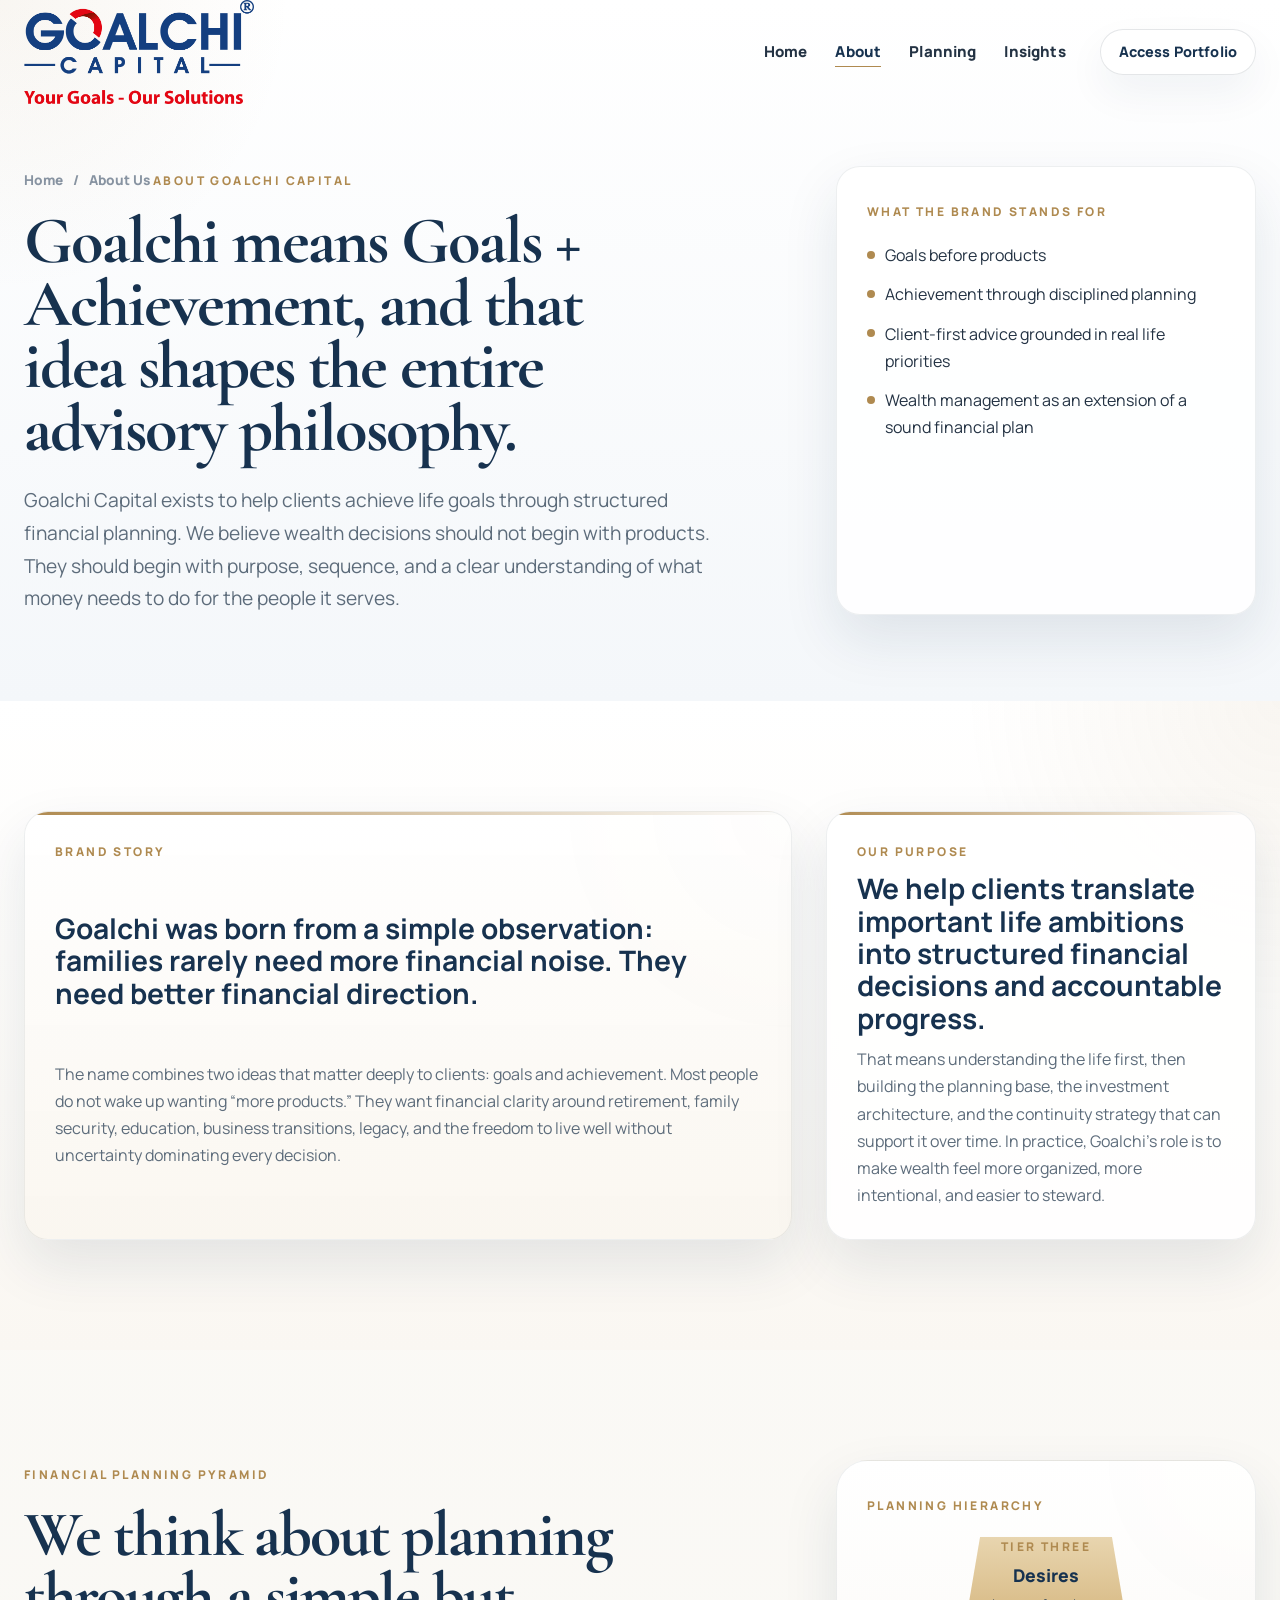
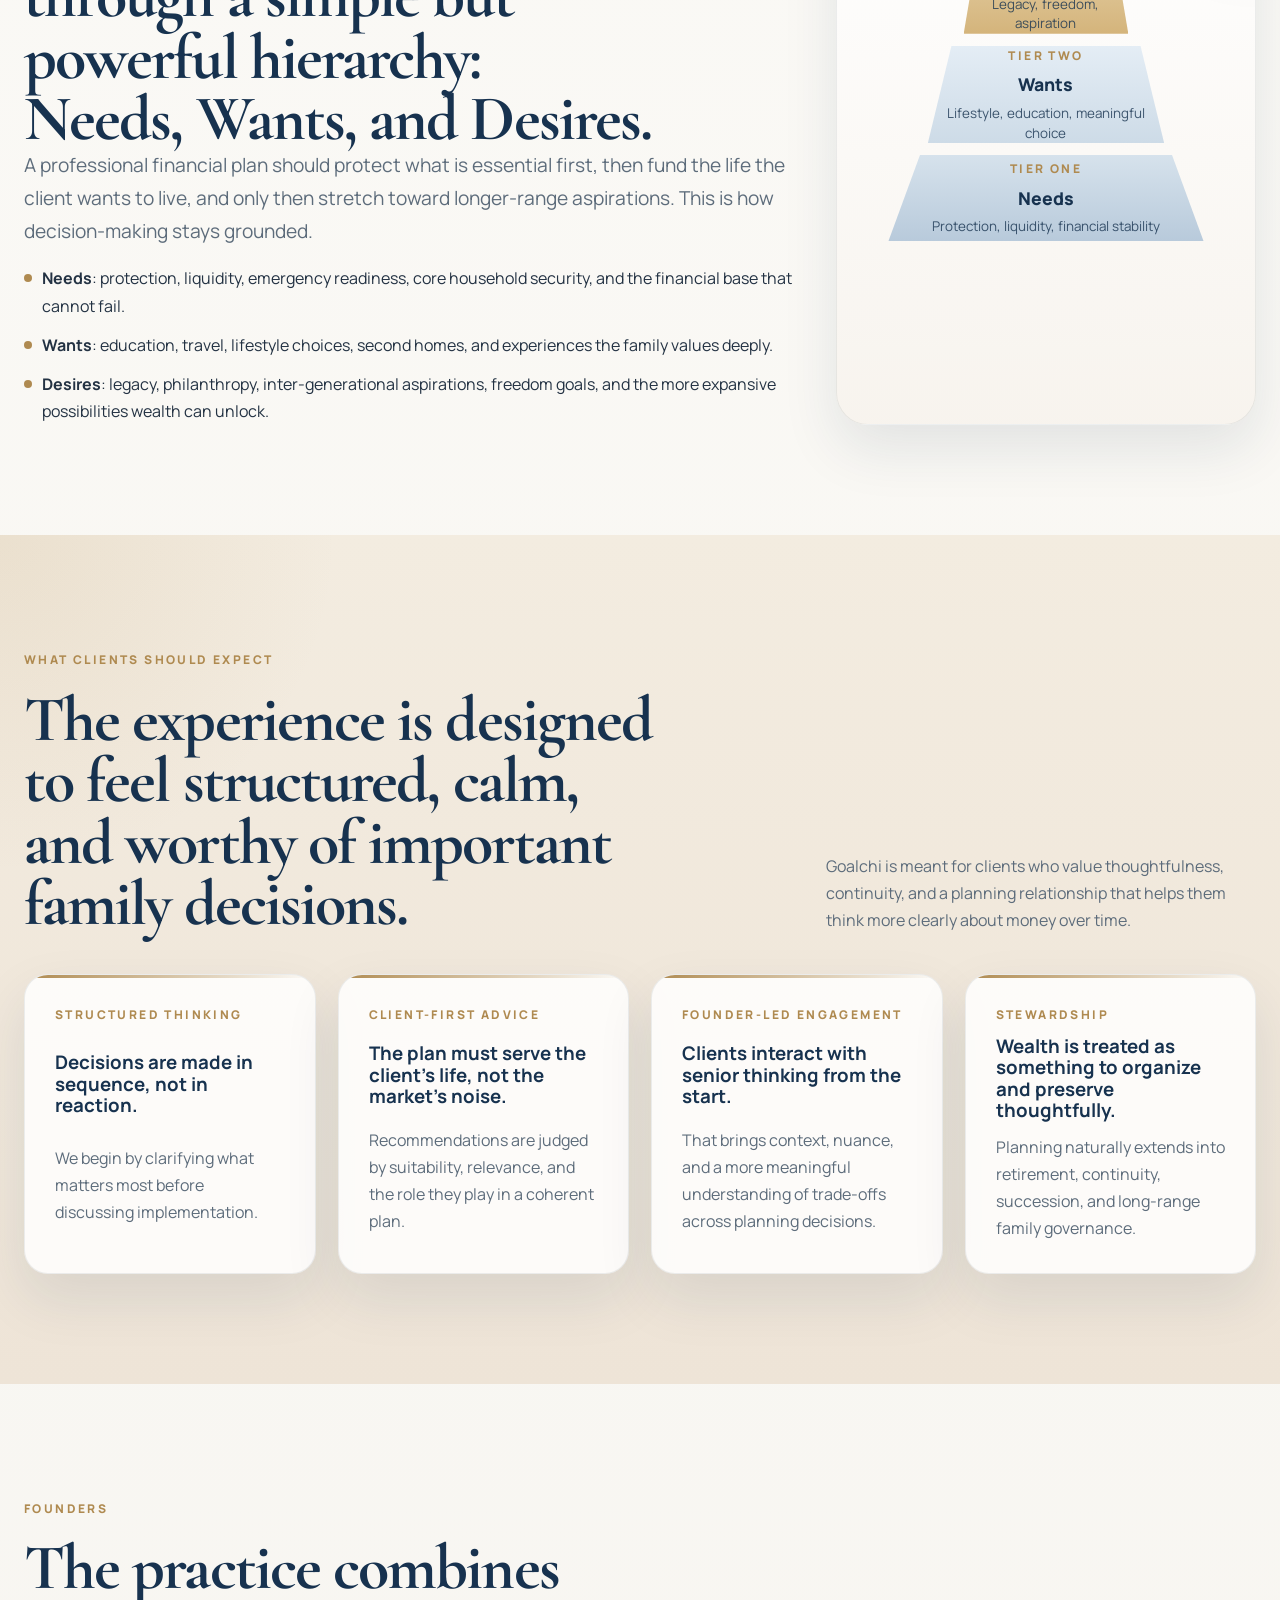
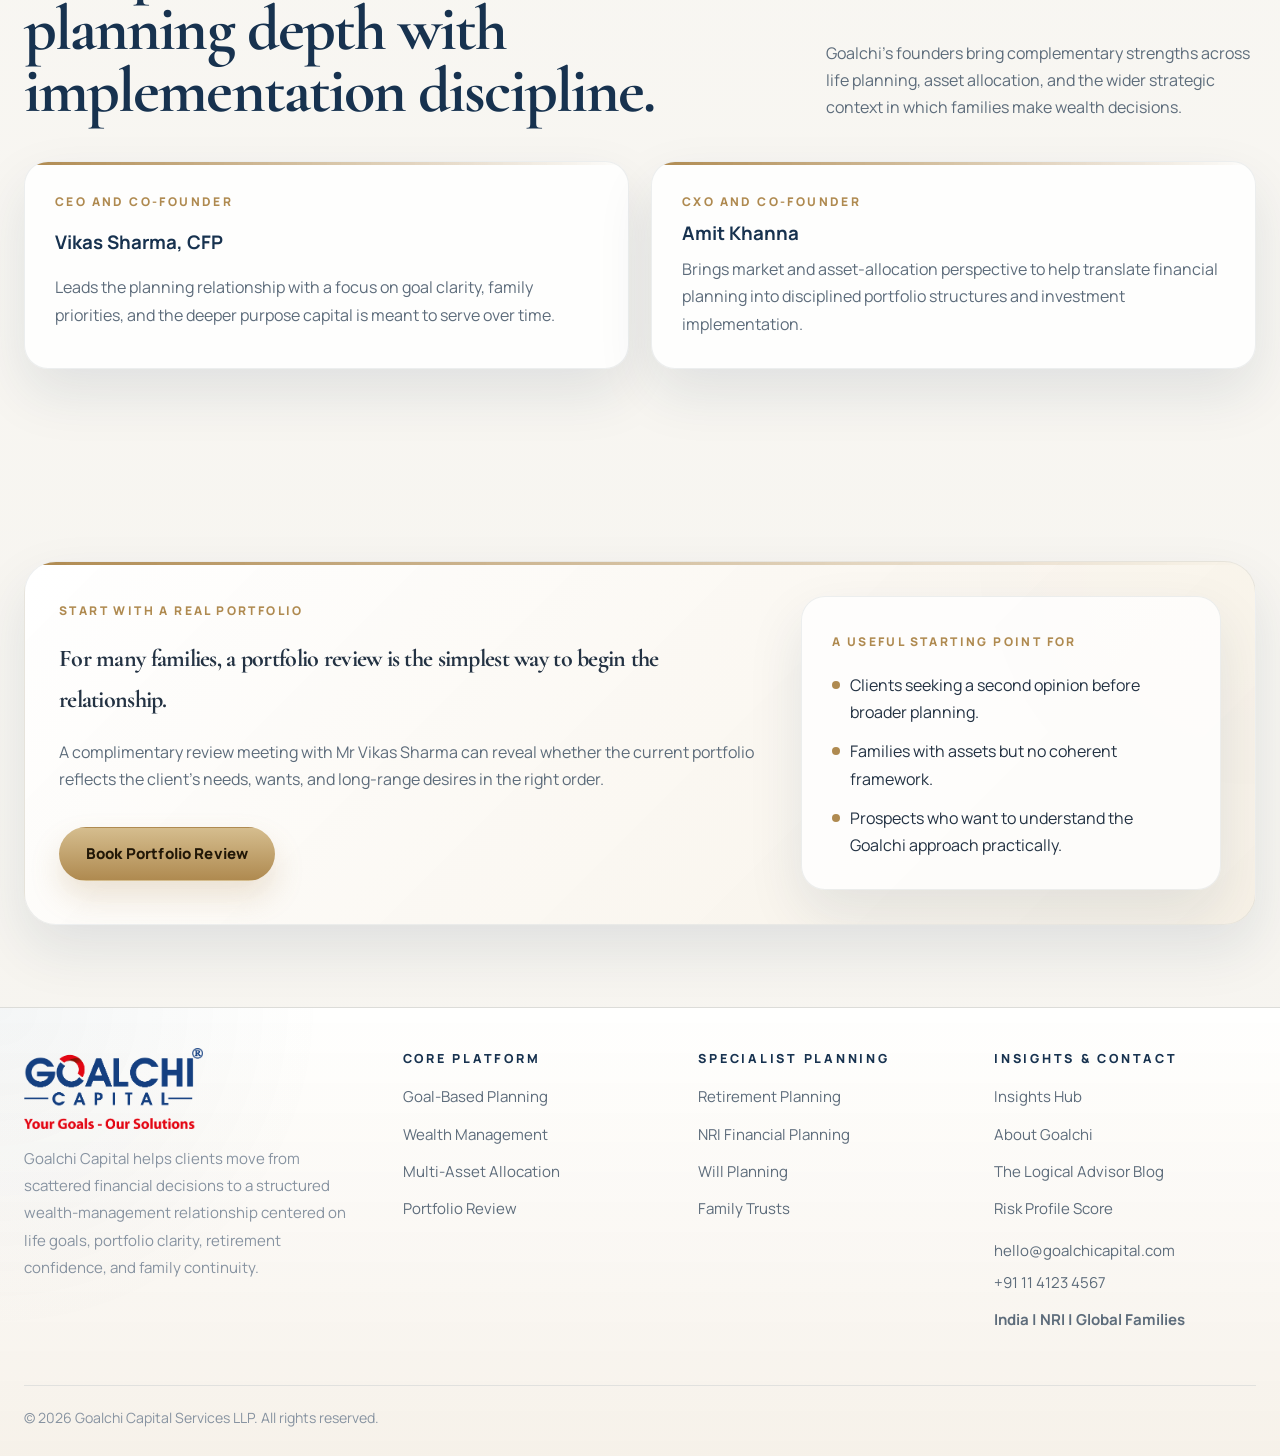
<file: about.html>
<!DOCTYPE html>
<html lang="en">
<head>
  <meta charset="UTF-8" />
  <meta name="viewport" content="width=device-width, initial-scale=1.0" />
  <title>About Goalchi Capital | Goals + Achievement</title>
  <meta
    name="description"
    content="Learn the story behind Goalchi Capital, where Goals + Achievement becomes a client-first financial planning philosophy built around needs, wants, and desires."
  />
  <link rel="preconnect" href="https://fonts.googleapis.com">
  <link rel="preconnect" href="https://fonts.gstatic.com" crossorigin>
  <link
    href="https://fonts.googleapis.com/css2?family=Cormorant+Garamond:wght@500;600;700&amp;family=Manrope:wght@400;500;600;700;800&amp;display=swap"
    rel="stylesheet"
  />
  <link rel="stylesheet" href="assets/css/style.css" />
</head>
<body>
  <header class="nav" id="siteNav"></header>

  <main>
    <section class="page-hero section">
      <div class="container page-hero-grid">
        <div class="page-copy">
          <div class="page-breadcrumb"><a href="index.html">Home</a> / <span>About Us</span></div>
          <span class="eyebrow">About Goalchi Capital</span>
          <h1 class="serif page-title">Goalchi means Goals + Achievement, and that idea shapes the entire advisory philosophy.</h1>
          <p>
            Goalchi Capital exists to help clients achieve life goals through structured financial planning.
            We believe wealth decisions should not begin with products. They should begin with purpose,
            sequence, and a clear understanding of what money needs to do for the people it serves.
          </p>
        </div>

        <aside class="page-side">
          <div class="page-note">
            <span class="card-kicker">What The Brand Stands For</span>
            <ul class="clean-list">
              <li>Goals before products</li>
              <li>Achievement through disciplined planning</li>
              <li>Client-first advice grounded in real life priorities</li>
              <li>Wealth management as an extension of a sound financial plan</li>
            </ul>
          </div>
        </aside>
      </div>
    </section>

    <section class="paper-section section-pad section">
      <div class="container story-grid">
        <article class="story-card highlight">
          <span class="card-kicker">Brand Story</span>
          <h3>Goalchi was born from a simple observation: families rarely need more financial noise. They need better financial direction.</h3>
          <p>
            The name combines two ideas that matter deeply to clients: goals and achievement. Most people do not
            wake up wanting “more products.” They want financial clarity around retirement, family security, education,
            business transitions, legacy, and the freedom to live well without uncertainty dominating every decision.
          </p>
        </article>

        <article class="story-card">
          <span class="card-kicker">Our Purpose</span>
          <h3>We help clients translate important life ambitions into structured financial decisions and accountable progress.</h3>
          <p>
            That means understanding the life first, then building the planning base, the investment architecture,
            and the continuity strategy that can support it over time. In practice, Goalchi’s role is to make wealth
            feel more organized, more intentional, and easier to steward.
          </p>
        </article>
      </div>
    </section>

    <section class="section section-pad">
      <div class="container feature-split">
        <div class="feature-copy">
          <span class="eyebrow">Financial Planning Pyramid</span>
          <h2 class="serif">We think about planning through a simple but powerful hierarchy: Needs, Wants, and Desires.</h2>
          <p class="lead">
            A professional financial plan should protect what is essential first, then fund the life the client wants to live,
            and only then stretch toward longer-range aspirations. This is how decision-making stays grounded.
          </p>

          <ul class="pyramid-notes">
            <li><strong>Needs</strong>: protection, liquidity, emergency readiness, core household security, and the financial base that cannot fail.</li>
            <li><strong>Wants</strong>: education, travel, lifestyle choices, second homes, and experiences the family values deeply.</li>
            <li><strong>Desires</strong>: legacy, philanthropy, inter-generational aspirations, freedom goals, and the more expansive possibilities wealth can unlock.</li>
          </ul>
        </div>

        <aside class="pyramid-panel">
          <span class="card-kicker">Planning Hierarchy</span>
          <div class="pyramid-figure">
            <div class="pyramid-tier pyramid-tier--desires">
              <span class="tier-label">Tier Three</span>
              <span class="tier-title">Desires</span>
              <span class="tier-copy">Legacy, freedom, aspiration</span>
            </div>
            <div class="pyramid-tier pyramid-tier--wants">
              <span class="tier-label">Tier Two</span>
              <span class="tier-title">Wants</span>
              <span class="tier-copy">Lifestyle, education, meaningful choice</span>
            </div>
            <div class="pyramid-tier pyramid-tier--needs">
              <span class="tier-label">Tier One</span>
              <span class="tier-title">Needs</span>
              <span class="tier-copy">Protection, liquidity, financial stability</span>
            </div>
          </div>
        </aside>
      </div>
    </section>

    <section class="sand-section section-pad section">
      <div class="container split-heading">
        <div>
          <span class="eyebrow">What Clients Should Expect</span>
          <h2 class="serif">The experience is designed to feel structured, calm, and worthy of important family decisions.</h2>
        </div>
        <p>
          Goalchi is meant for clients who value thoughtfulness, continuity, and a planning relationship that helps them think more clearly about money over time.
        </p>
      </div>

      <div class="container service-grid">
        <article class="service-card">
          <span class="card-kicker">Structured Thinking</span>
          <h3>Decisions are made in sequence, not in reaction.</h3>
          <p>We begin by clarifying what matters most before discussing implementation.</p>
        </article>

        <article class="service-card">
          <span class="card-kicker">Client-First Advice</span>
          <h3>The plan must serve the client’s life, not the market’s noise.</h3>
          <p>Recommendations are judged by suitability, relevance, and the role they play in a coherent plan.</p>
        </article>

        <article class="service-card">
          <span class="card-kicker">Founder-Led Engagement</span>
          <h3>Clients interact with senior thinking from the start.</h3>
          <p>That brings context, nuance, and a more meaningful understanding of trade-offs across planning decisions.</p>
        </article>

        <article class="service-card">
          <span class="card-kicker">Stewardship</span>
          <h3>Wealth is treated as something to organize and preserve thoughtfully.</h3>
          <p>Planning naturally extends into retirement, continuity, succession, and long-range family governance.</p>
        </article>
      </div>
    </section>

    <section class="section section-pad">
      <div class="container split-heading">
        <div>
          <span class="eyebrow">Founders</span>
          <h2 class="serif">The practice combines planning depth with implementation discipline.</h2>
        </div>
        <p>
          Goalchi’s founders bring complementary strengths across life planning, asset allocation, and the wider strategic context in which families make wealth decisions.
        </p>
      </div>

      <div class="container card-grid">
        <article class="detail-card">
          <span class="card-kicker">CEO and Co-Founder</span>
          <h3>Vikas Sharma, CFP</h3>
          <p>
            Leads the planning relationship with a focus on goal clarity, family priorities, and the deeper purpose capital is meant to serve over time.
          </p>
        </article>

        <article class="detail-card">
          <span class="card-kicker">CXO and Co-Founder</span>
          <h3>Amit Khanna</h3>
          <p>
            Brings market and asset-allocation perspective to help translate financial planning into disciplined portfolio structures and investment implementation.
          </p>
        </article>
      </div>
    </section>

    <section class="section section-compact">
      <div class="container">
        <div class="review-divider">
          <div class="review-grid">
            <div class="review-copy">
              <span class="eyebrow">Start With A Real Portfolio</span>
              <h2 class="serif">For many families, a portfolio review is the simplest way to begin the relationship.</h2>
              <p>
                A complimentary review meeting with Mr Vikas Sharma can reveal whether the current portfolio reflects the client’s needs,
                wants, and long-range desires in the right order.
              </p>
              <div class="btn-row">
                <a href="https://calendly.com/goalchicapital/portfolio-review-meeting-with-mr-vikas-sharma?back=1&amp;month=2026-03" class="btn btn-primary" target="_blank" rel="noreferrer">Book Portfolio Review</a>
              </div>
            </div>

            <aside class="review-panel">
              <span class="card-kicker">A Useful Starting Point For</span>
              <ul class="clean-list">
                <li>Clients seeking a second opinion before broader planning.</li>
                <li>Families with assets but no coherent framework.</li>
                <li>Prospects who want to understand the Goalchi approach practically.</li>
              </ul>
            </aside>
          </div>
        </div>
      </div>
    </section>
  </main>

  <footer class="footer"></footer>

  <script src="assets/js/main.js"></script>
</body>
</html>
</file>
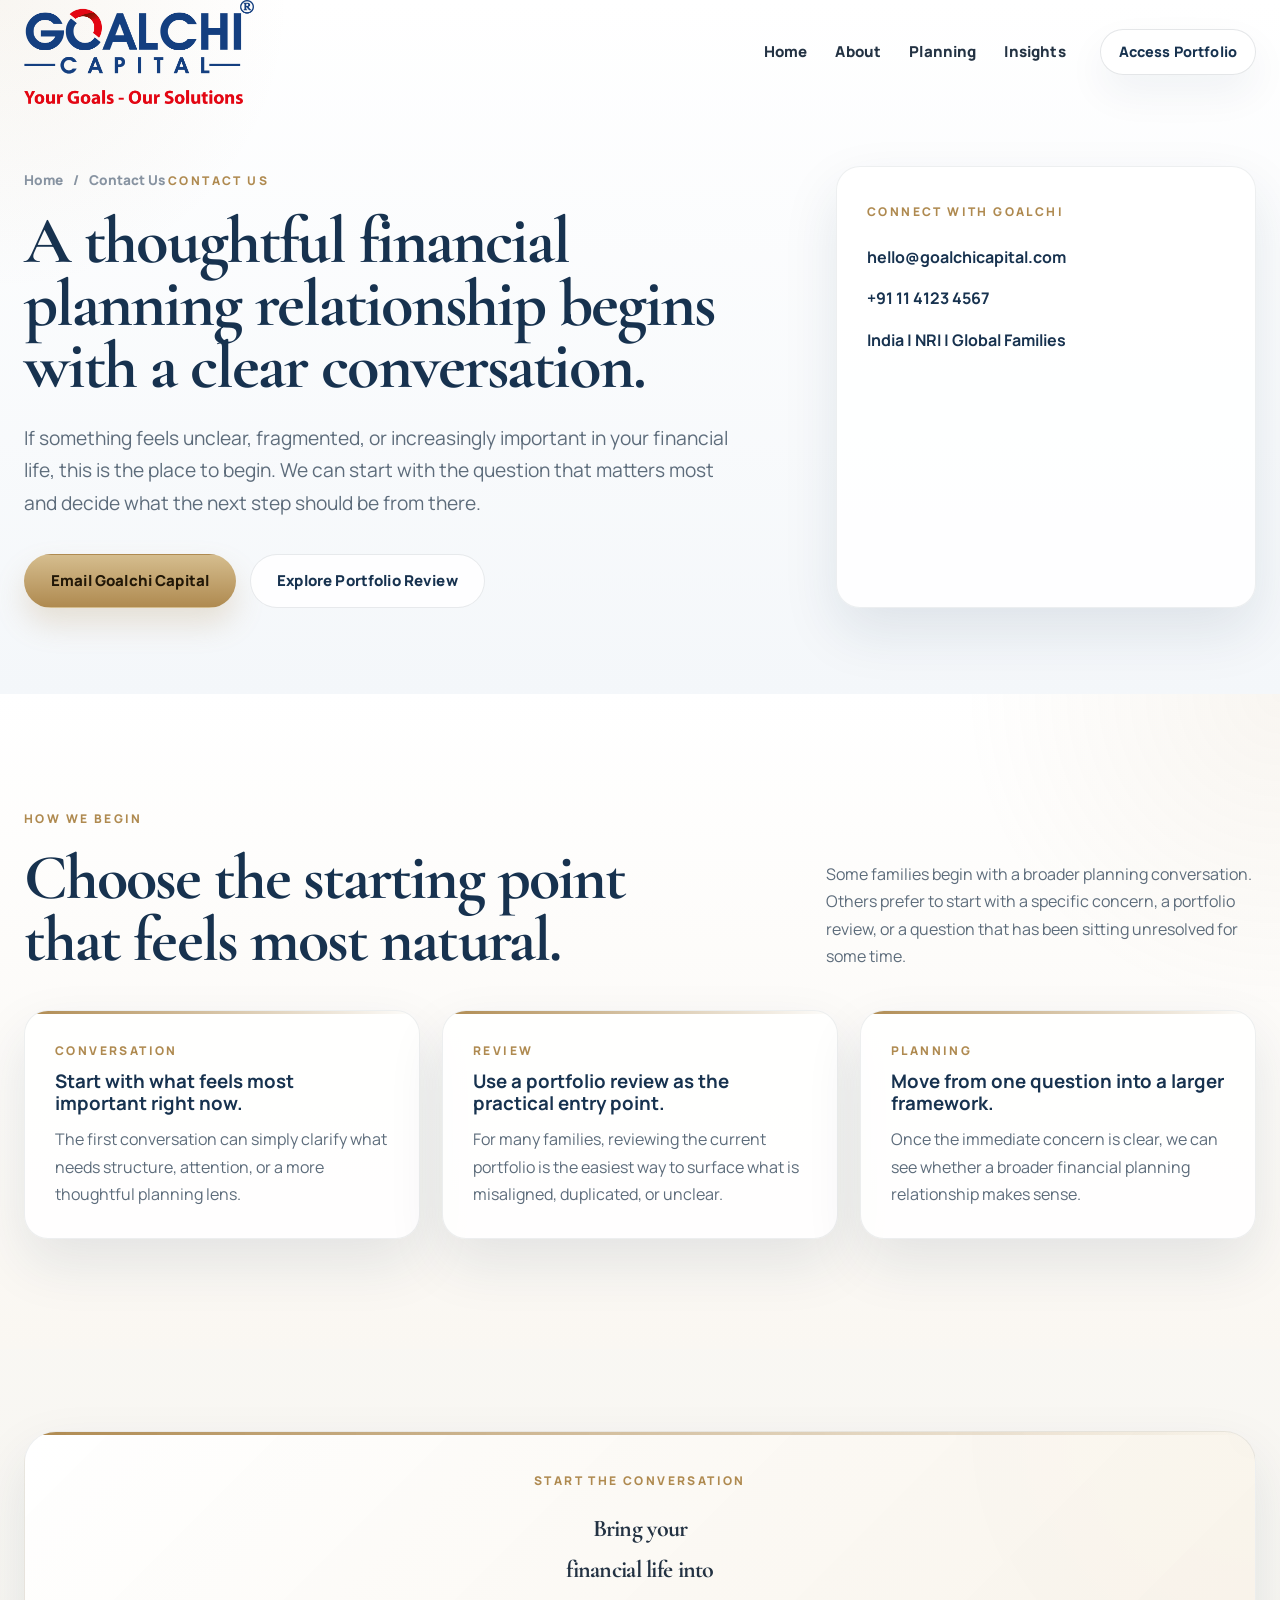
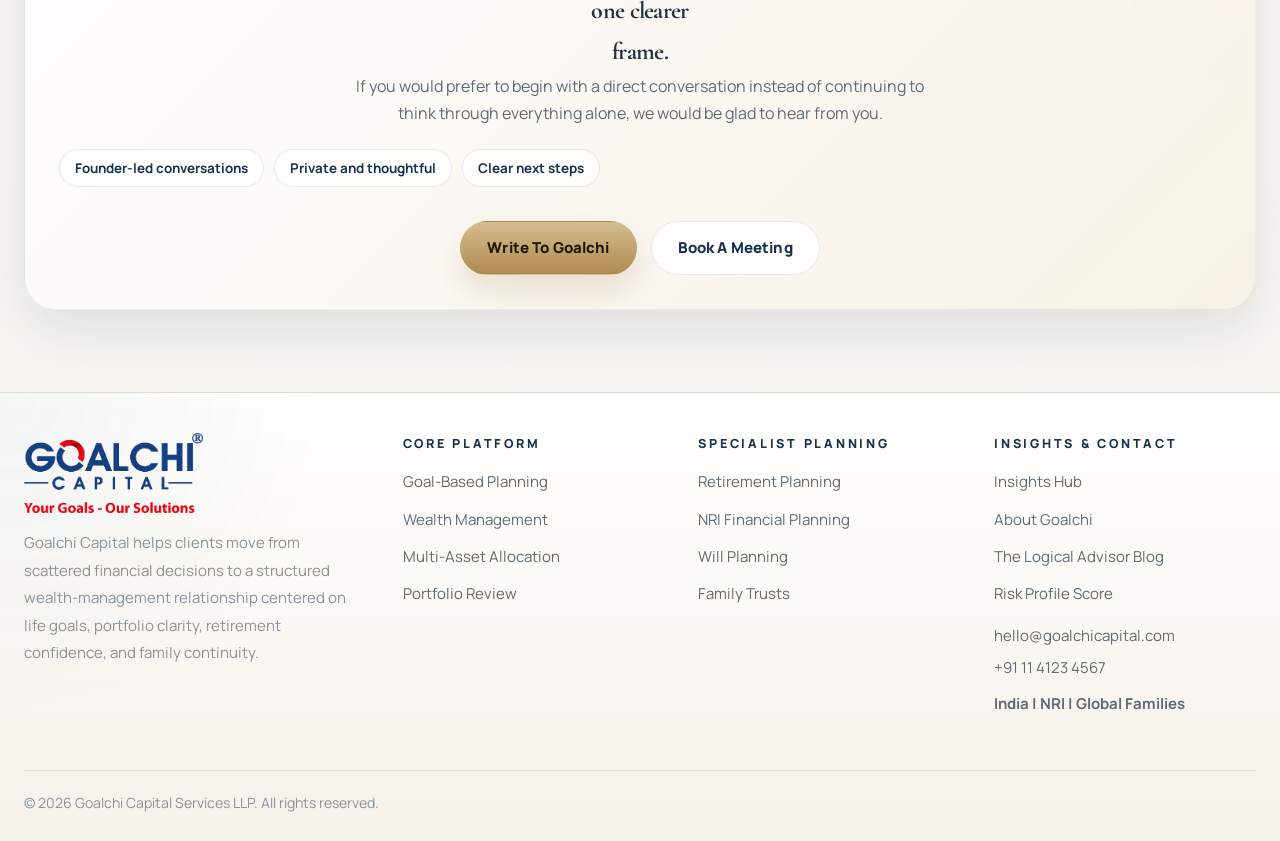
<file: contact.html>
<!DOCTYPE html>
<html lang="en">
<head>
  <meta charset="UTF-8" />
  <meta name="viewport" content="width=device-width, initial-scale=1.0" />
  <title>Contact Us | Goalchi Capital</title>
  <meta
    name="description"
    content="Contact Goalchi Capital to begin a thoughtful conversation around life-first financial planning, wealth organisation, and long-term decision-making."
  />
  <link rel="preconnect" href="https://fonts.googleapis.com">
  <link rel="preconnect" href="https://fonts.gstatic.com" crossorigin>
  <link
    href="https://fonts.googleapis.com/css2?family=Cormorant+Garamond:wght@500;600;700&amp;family=Manrope:wght@400;500;600;700;800&amp;display=swap"
    rel="stylesheet"
  />
  <link rel="stylesheet" href="assets/css/style.css" />
  <style>
    .contact-links {
      display: grid;
      gap: 14px;
      margin-top: 20px;
    }

    .contact-links a,
    .contact-links span {
      display: block;
      color: var(--navy-strong);
      font-weight: 700;
    }

    .contact-links a:hover {
      color: var(--navy);
    }

    .contact-cta-panel {
      text-align: center;
    }

    .contact-cta-panel h2 {
      margin-left: auto;
      margin-right: auto;
      max-width: 14ch;
    }

    .contact-cta-panel p {
      margin-left: auto;
      margin-right: auto;
      max-width: 58ch;
    }

    .contact-cta-panel .btn-row {
      justify-content: center;
    }
  </style>
</head>
<body>
  <header class="nav" id="siteNav"></header>

  <main>
    <section class="page-hero section">
      <div class="container page-hero-grid">
        <div class="page-copy">
          <div class="page-breadcrumb"><a href="index.html">Home</a> / <span>Contact Us</span></div>
          <span class="eyebrow">Contact Us</span>
          <h1 class="serif page-title">A thoughtful financial planning relationship begins with a clear conversation.</h1>
          <p>
            If something feels unclear, fragmented, or increasingly important in your financial life, this is the place to begin. We can start with the question that matters most and decide what the next step should be from there.
          </p>
          <div class="btn-row">
            <a href="mailto:hello@goalchicapital.com" class="btn btn-primary">Email Goalchi Capital</a>
            <a href="portfolio-review.html" class="btn btn-secondary">Explore Portfolio Review</a>
          </div>
        </div>

        <aside class="page-side">
          <div class="page-note">
            <span class="card-kicker">Connect With Goalchi</span>
            <div class="contact-links">
              <a href="mailto:hello@goalchicapital.com">hello@goalchicapital.com</a>
              <a href="tel:+911141234567">+91 11 4123 4567</a>
              <span>India | NRI | Global Families</span>
            </div>
          </div>
        </aside>
      </div>
    </section>

    <section class="paper-section section section-pad">
      <div class="container split-heading">
        <div>
          <span class="eyebrow">How We Begin</span>
          <h2 class="serif">Choose the starting point that feels most natural.</h2>
        </div>
        <p>
          Some families begin with a broader planning conversation. Others prefer to start with a specific concern, a portfolio review, or a question that has been sitting unresolved for some time.
        </p>
      </div>

      <div class="container service-grid">
        <article class="service-card">
          <span class="card-kicker">Conversation</span>
          <h3>Start with what feels most important right now.</h3>
          <p>The first conversation can simply clarify what needs structure, attention, or a more thoughtful planning lens.</p>
        </article>

        <article class="service-card">
          <span class="card-kicker">Review</span>
          <h3>Use a portfolio review as the practical entry point.</h3>
          <p>For many families, reviewing the current portfolio is the easiest way to surface what is misaligned, duplicated, or unclear.</p>
        </article>

        <article class="service-card">
          <span class="card-kicker">Planning</span>
          <h3>Move from one question into a larger framework.</h3>
          <p>Once the immediate concern is clear, we can see whether a broader financial planning relationship makes sense.</p>
        </article>
      </div>
    </section>

    <section class="section section-compact">
      <div class="container">
        <div class="review-divider contact-cta-panel">
          <span class="eyebrow">Start The Conversation</span>
          <h2 class="serif">Bring your financial life into one clearer frame.</h2>
          <p>
            If you would prefer to begin with a direct conversation instead of continuing to think through everything alone, we would be glad to hear from you.
          </p>

          <div class="review-marks">
            <span class="micro-pill">Founder-led conversations</span>
            <span class="micro-pill">Private and thoughtful</span>
            <span class="micro-pill">Clear next steps</span>
          </div>

          <div class="btn-row">
            <a href="mailto:hello@goalchicapital.com" class="btn btn-primary">Write To Goalchi</a>
            <a href="https://calendly.com/goalchicapital/portfolio-review-meeting-with-mr-vikas-sharma?back=1&amp;month=2026-03" class="btn btn-secondary" target="_blank" rel="noreferrer">Book A Meeting</a>
          </div>
        </div>
      </div>
    </section>
  </main>

  <footer class="footer"></footer>

  <script src="assets/js/main.js"></script>
</body>
</html>
</file>
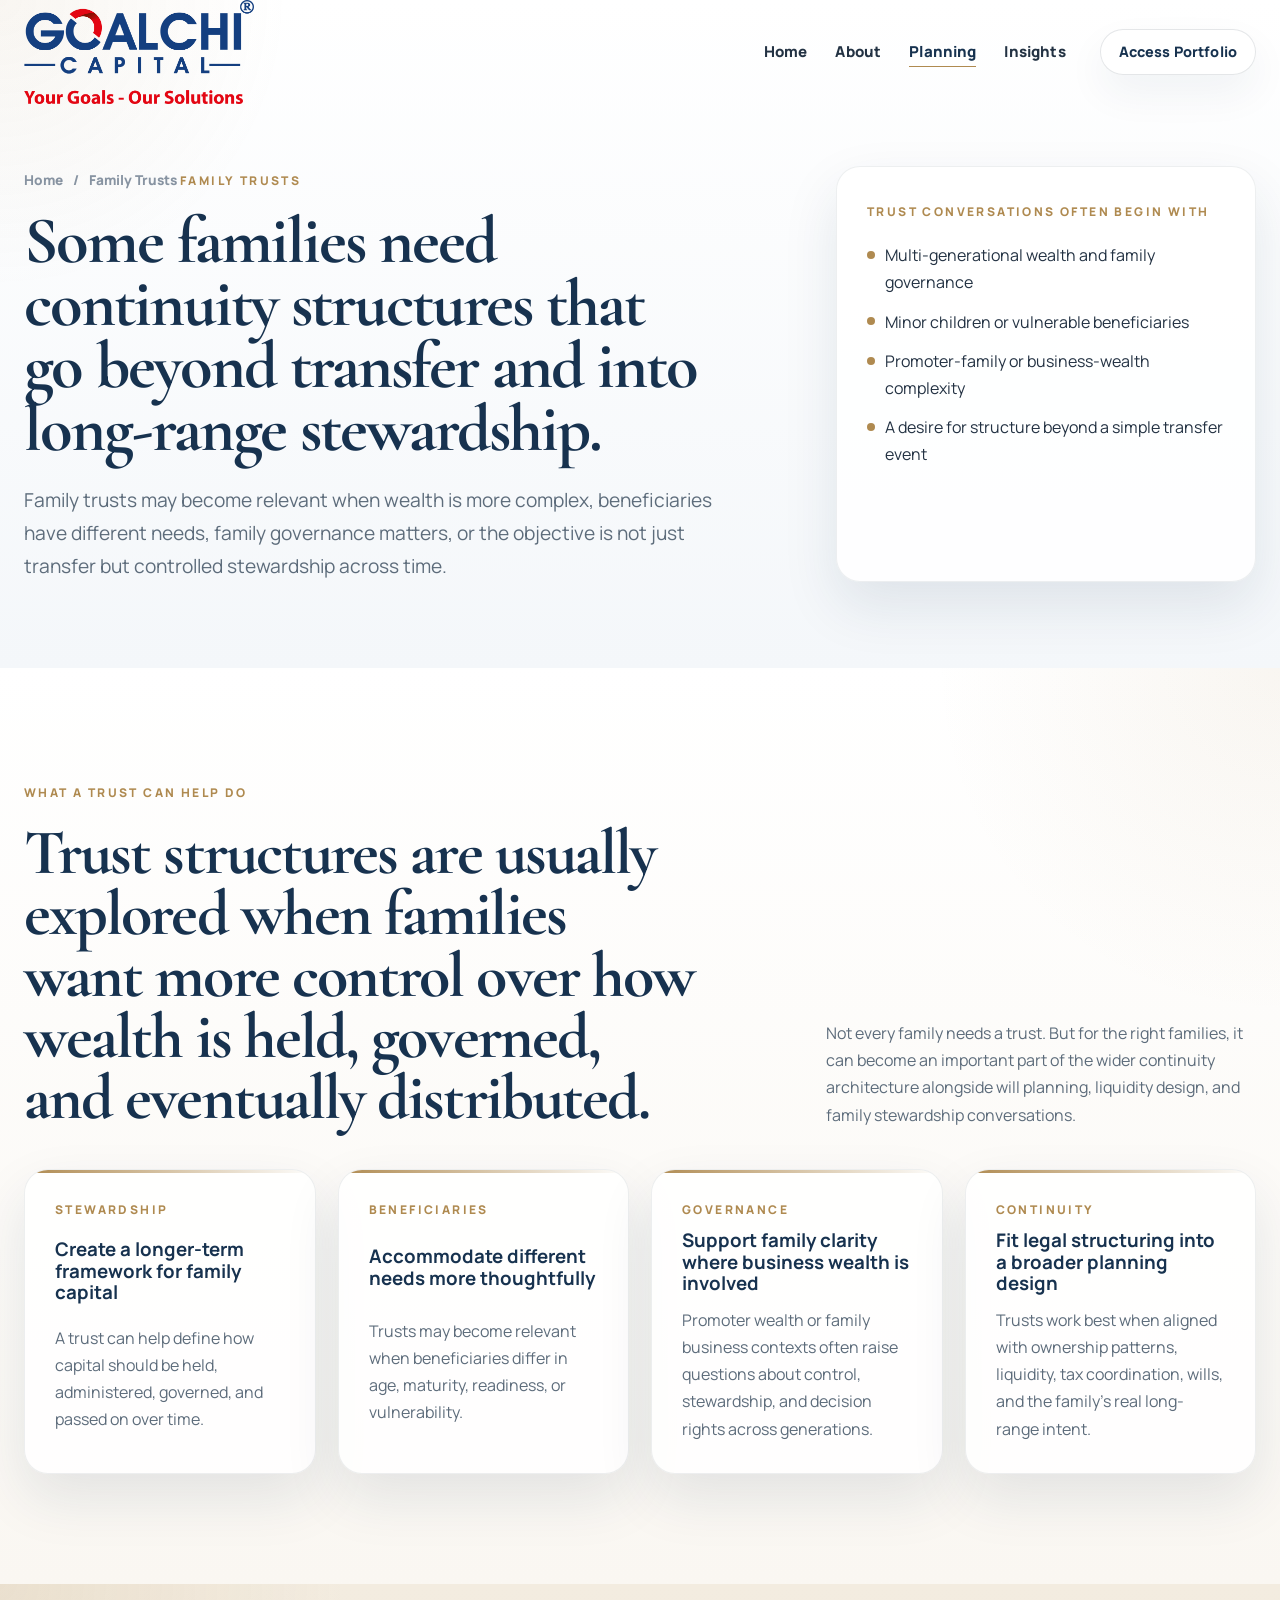
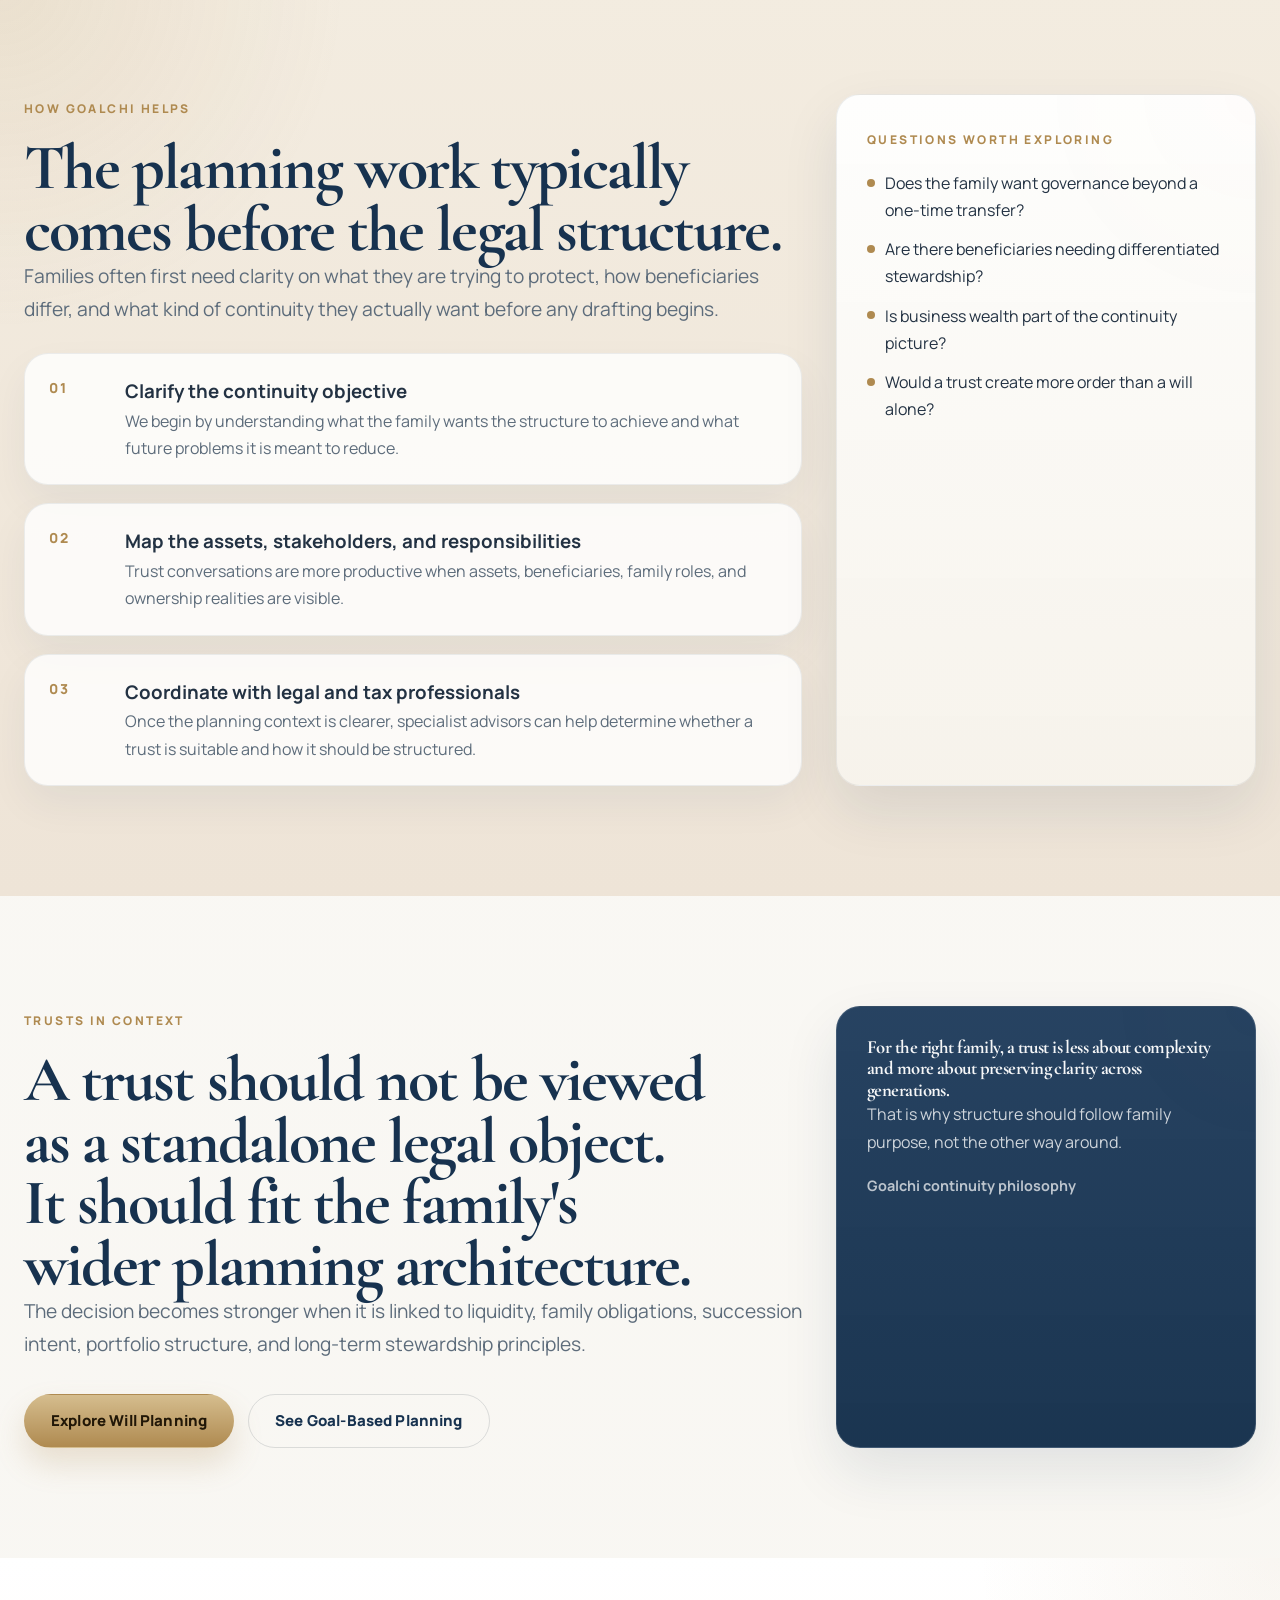
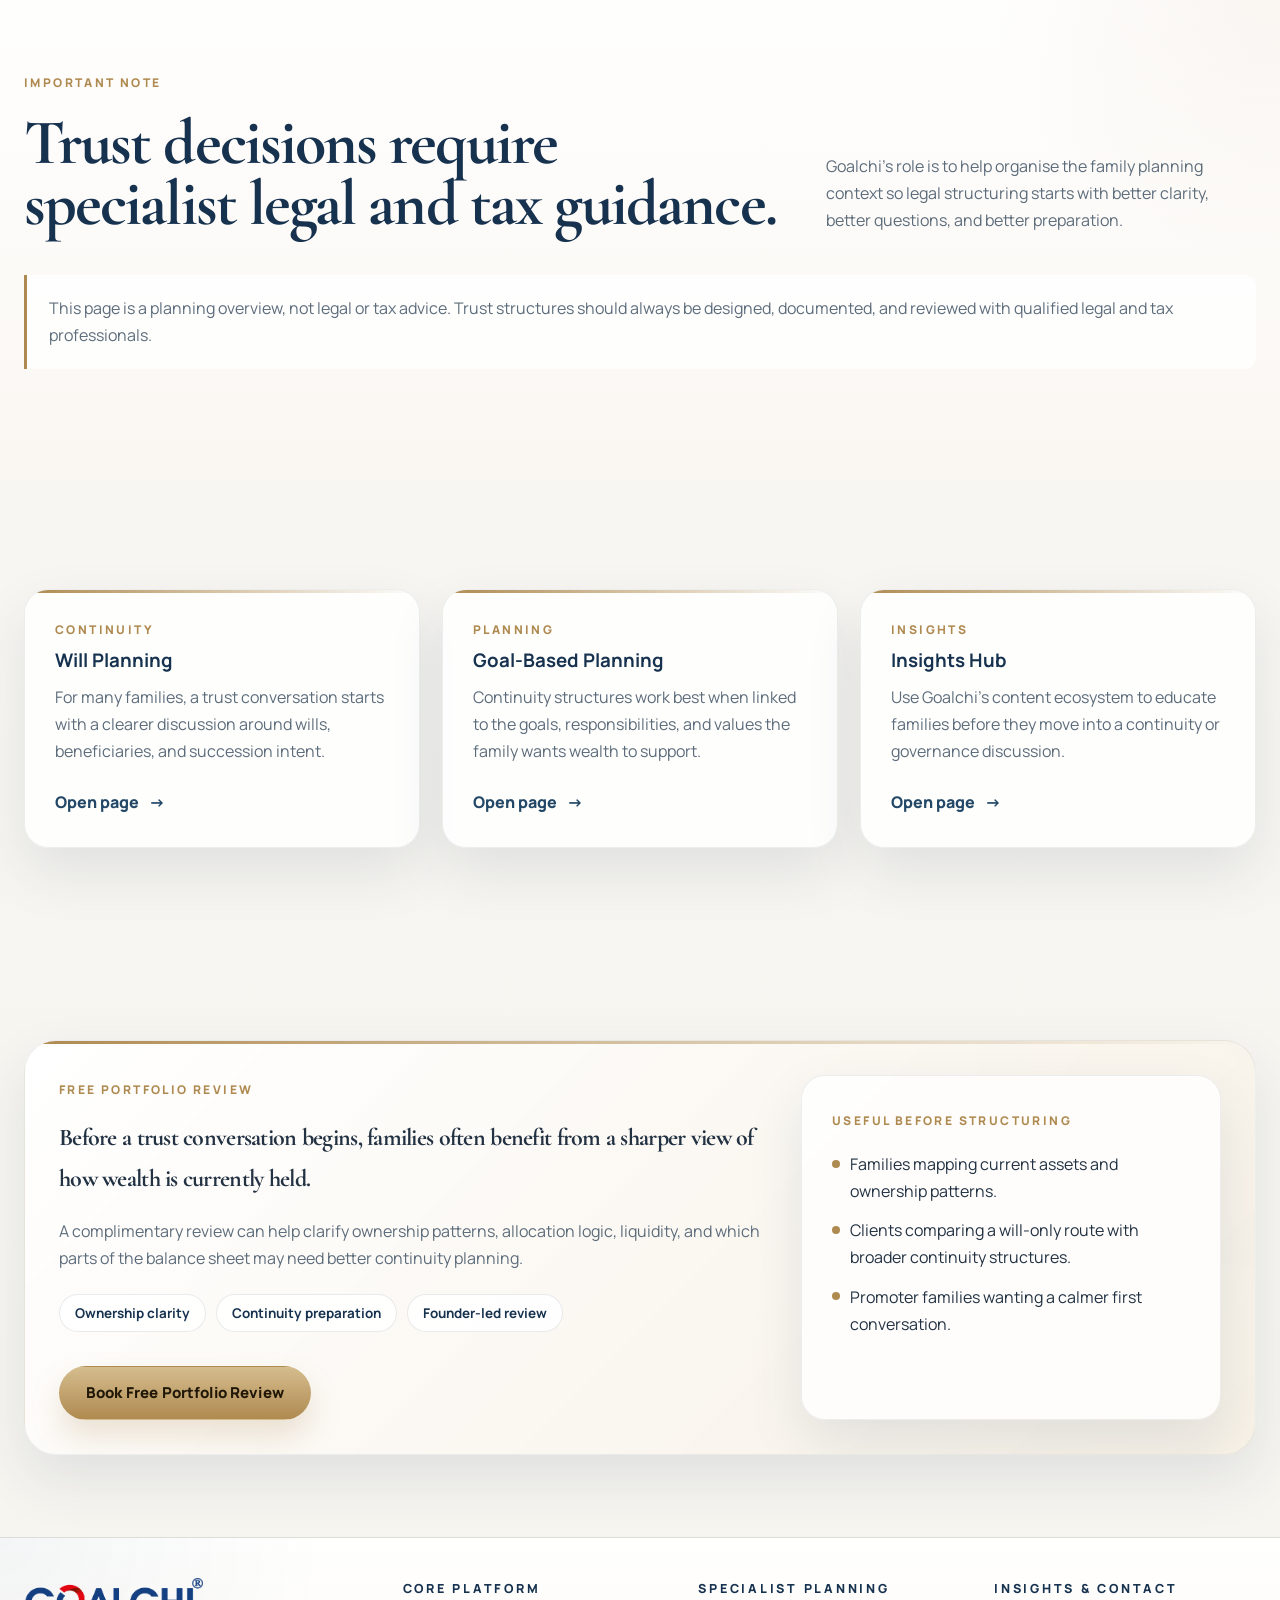
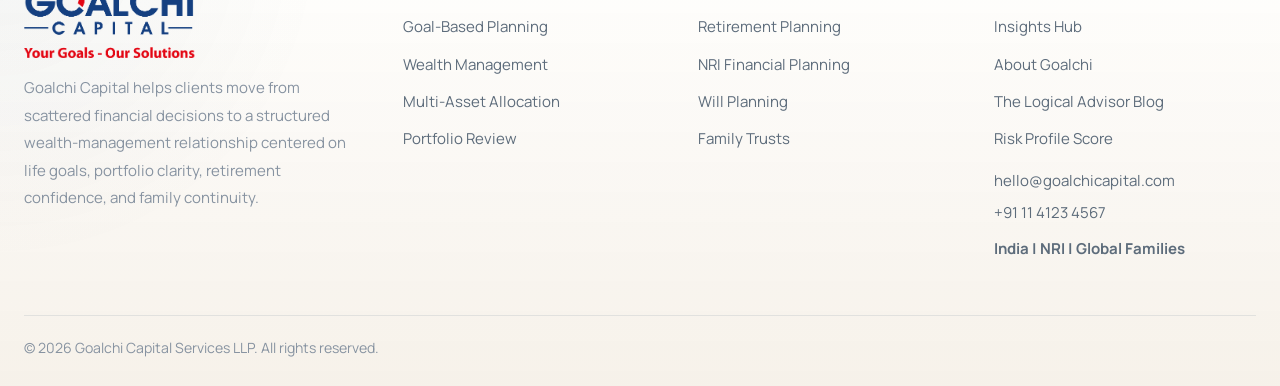
<file: family-trusts.html>
<!DOCTYPE html>
<html lang="en">
<head>
  <meta charset="UTF-8" />
  <meta name="viewport" content="width=device-width, initial-scale=1.0" />
  <title>Family Trusts | Goalchi Capital</title>
  <meta
    name="description"
    content="Explore Goalchi Capital's family trusts page covering when trusts may be relevant, how they support stewardship and continuity, and how Goalchi helps structure the planning process."
  />
  <link rel="preconnect" href="https://fonts.googleapis.com">
  <link rel="preconnect" href="https://fonts.gstatic.com" crossorigin>
  <link
    href="https://fonts.googleapis.com/css2?family=Cormorant+Garamond:wght@500;600;700&amp;family=Manrope:wght@400;500;600;700;800&amp;display=swap"
    rel="stylesheet"
  />
  <link rel="stylesheet" href="assets/css/style.css" />
</head>
<body>
  <header class="nav" id="siteNav"></header>

  <main>
    <section class="page-hero section">
      <div class="container page-hero-grid">
        <div class="page-copy">
          <div class="page-breadcrumb"><a href="index.html">Home</a> / <span>Family Trusts</span></div>
          <span class="eyebrow">Family Trusts</span>
          <h1 class="serif page-title">Some families need continuity structures that go beyond transfer and into long-range stewardship.</h1>
          <p>
            Family trusts may become relevant when wealth is more complex, beneficiaries have different needs,
            family governance matters, or the objective is not just transfer but controlled stewardship across time.
          </p>
        </div>

        <aside class="page-side">
          <div class="page-note">
            <span class="card-kicker">Trust Conversations Often Begin With</span>
            <ul class="clean-list">
              <li>Multi-generational wealth and family governance</li>
              <li>Minor children or vulnerable beneficiaries</li>
              <li>Promoter-family or business-wealth complexity</li>
              <li>A desire for structure beyond a simple transfer event</li>
            </ul>
          </div>
        </aside>
      </div>
    </section>

    <section class="paper-section section-pad section">
      <div class="container split-heading">
        <div>
          <span class="eyebrow">What A Trust Can Help Do</span>
          <h2 class="serif">Trust structures are usually explored when families want more control over how wealth is held, governed, and eventually distributed.</h2>
        </div>
        <p>
          Not every family needs a trust. But for the right families, it can become an important part of the wider continuity architecture alongside will planning, liquidity design, and family stewardship conversations.
        </p>
      </div>

      <div class="container card-grid two">
        <article class="feature-card">
          <span class="card-kicker">Stewardship</span>
          <h3>Create a longer-term framework for family capital</h3>
          <p>A trust can help define how capital should be held, administered, governed, and passed on over time.</p>
        </article>

        <article class="feature-card">
          <span class="card-kicker">Beneficiaries</span>
          <h3>Accommodate different needs more thoughtfully</h3>
          <p>Trusts may become relevant when beneficiaries differ in age, maturity, readiness, or vulnerability.</p>
        </article>

        <article class="feature-card">
          <span class="card-kicker">Governance</span>
          <h3>Support family clarity where business wealth is involved</h3>
          <p>Promoter wealth or family business contexts often raise questions about control, stewardship, and decision rights across generations.</p>
        </article>

        <article class="feature-card">
          <span class="card-kicker">Continuity</span>
          <h3>Fit legal structuring into a broader planning design</h3>
          <p>Trusts work best when aligned with ownership patterns, liquidity, tax coordination, wills, and the family's real long-range intent.</p>
        </article>
      </div>
    </section>

    <section class="sand-section section-pad section">
      <div class="container feature-split">
        <div class="feature-copy">
          <span class="eyebrow">How Goalchi Helps</span>
          <h2 class="serif">The planning work typically comes before the legal structure.</h2>
          <p class="lead">
            Families often first need clarity on what they are trying to protect, how beneficiaries differ, and what kind of continuity they actually want before any drafting begins.
          </p>

          <div class="process-list" style="margin-top:28px;">
            <article class="process-item">
              <span class="process-number">01</span>
              <div>
                <h3>Clarify the continuity objective</h3>
                <p>We begin by understanding what the family wants the structure to achieve and what future problems it is meant to reduce.</p>
              </div>
            </article>

            <article class="process-item">
              <span class="process-number">02</span>
              <div>
                <h3>Map the assets, stakeholders, and responsibilities</h3>
                <p>Trust conversations are more productive when assets, beneficiaries, family roles, and ownership realities are visible.</p>
              </div>
            </article>

            <article class="process-item">
              <span class="process-number">03</span>
              <div>
                <h3>Coordinate with legal and tax professionals</h3>
                <p>Once the planning context is clearer, specialist advisors can help determine whether a trust is suitable and how it should be structured.</p>
              </div>
            </article>
          </div>
        </div>

        <aside class="list-card">
          <span class="card-kicker">Questions Worth Exploring</span>
          <ul>
            <li>Does the family want governance beyond a one-time transfer?</li>
            <li>Are there beneficiaries needing differentiated stewardship?</li>
            <li>Is business wealth part of the continuity picture?</li>
            <li>Would a trust create more order than a will alone?</li>
          </ul>
        </aside>
      </div>
    </section>

    <section class="section section-pad">
      <div class="container feature-split">
        <div class="feature-copy">
          <span class="eyebrow">Trusts In Context</span>
          <h2 class="serif">A trust should not be viewed as a standalone legal object. It should fit the family's wider planning architecture.</h2>
          <p class="lead">
            The decision becomes stronger when it is linked to liquidity, family obligations, succession intent, portfolio structure, and long-term stewardship principles.
          </p>

          <div class="btn-row">
            <a href="will-planning.html" class="btn btn-primary">Explore Will Planning</a>
            <a href="goal-based-planning.html" class="btn btn-outline">See Goal-Based Planning</a>
          </div>
        </div>

        <aside class="quote-card">
          <h3 class="serif">For the right family, a trust is less about complexity and more about preserving clarity across generations.</h3>
          <p>That is why structure should follow family purpose, not the other way around.</p>
          <div class="quote-meta">Goalchi continuity philosophy</div>
        </aside>
      </div>
    </section>

    <section class="paper-section section-pad section">
      <div class="container split-heading">
        <div>
          <span class="eyebrow">Important Note</span>
          <h2 class="serif">Trust decisions require specialist legal and tax guidance.</h2>
        </div>
        <p>
          Goalchi's role is to help organise the family planning context so legal structuring starts with better clarity, better questions, and better preparation.
        </p>
      </div>

      <div class="container legal-note">
        This page is a planning overview, not legal or tax advice. Trust structures should always be designed, documented, and reviewed with qualified legal and tax professionals.
      </div>
    </section>

    <section class="section section-pad">
      <div class="container article-grid three">
        <article class="article-card">
          <div class="article-meta">Continuity</div>
          <h3>Will Planning</h3>
          <p>For many families, a trust conversation starts with a clearer discussion around wills, beneficiaries, and succession intent.</p>
          <a class="text-link" href="will-planning.html">Open page</a>
        </article>

        <article class="article-card">
          <div class="article-meta">Planning</div>
          <h3>Goal-Based Planning</h3>
          <p>Continuity structures work best when linked to the goals, responsibilities, and values the family wants wealth to support.</p>
          <a class="text-link" href="goal-based-planning.html">Open page</a>
        </article>

        <article class="article-card">
          <div class="article-meta">Insights</div>
          <h3>Insights Hub</h3>
          <p>Use Goalchi's content ecosystem to educate families before they move into a continuity or governance discussion.</p>
          <a class="text-link" href="insights.html">Open page</a>
        </article>
      </div>
    </section>

    <section class="section section-compact">
      <div class="container">
        <div class="review-divider">
          <div class="review-grid">
            <div class="review-copy">
              <span class="eyebrow">Free Portfolio Review</span>
              <h2 class="serif">Before a trust conversation begins, families often benefit from a sharper view of how wealth is currently held.</h2>
              <p>
                A complimentary review can help clarify ownership patterns, allocation logic, liquidity, and which parts of the balance sheet may need better continuity planning.
              </p>
              <div class="review-marks">
                <span class="micro-pill">Ownership clarity</span>
                <span class="micro-pill">Continuity preparation</span>
                <span class="micro-pill">Founder-led review</span>
              </div>
              <div class="btn-row">
                <a href="https://calendly.com/goalchicapital/portfolio-review-meeting-with-mr-vikas-sharma?back=1&amp;month=2026-03" class="btn btn-primary" target="_blank" rel="noreferrer">Book Free Portfolio Review</a>
              </div>
            </div>

            <aside class="review-panel">
              <span class="card-kicker">Useful Before Structuring</span>
              <ul class="clean-list">
                <li>Families mapping current assets and ownership patterns.</li>
                <li>Clients comparing a will-only route with broader continuity structures.</li>
                <li>Promoter families wanting a calmer first conversation.</li>
              </ul>
            </aside>
          </div>
        </div>
      </div>
    </section>
  </main>

  <footer class="footer"></footer>

  <script src="assets/js/main.js"></script>
</body>
</html>
</file>
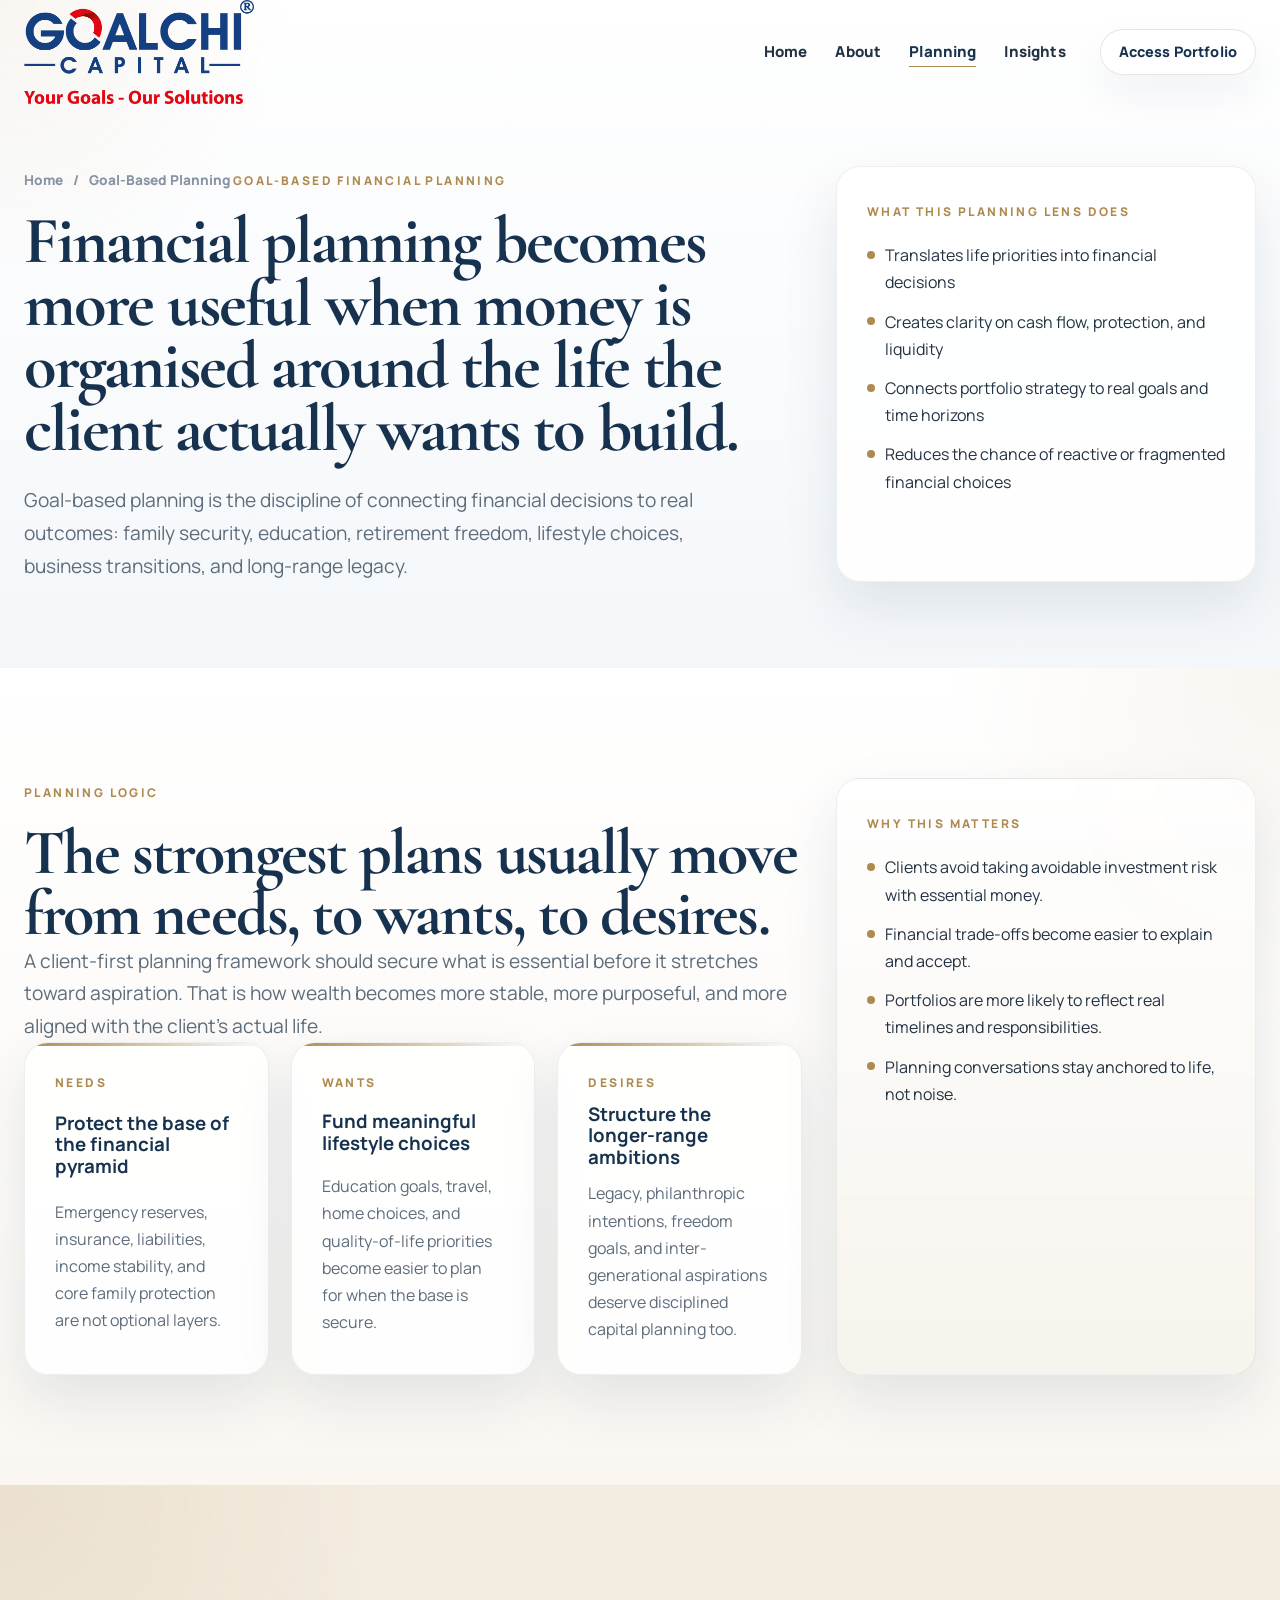
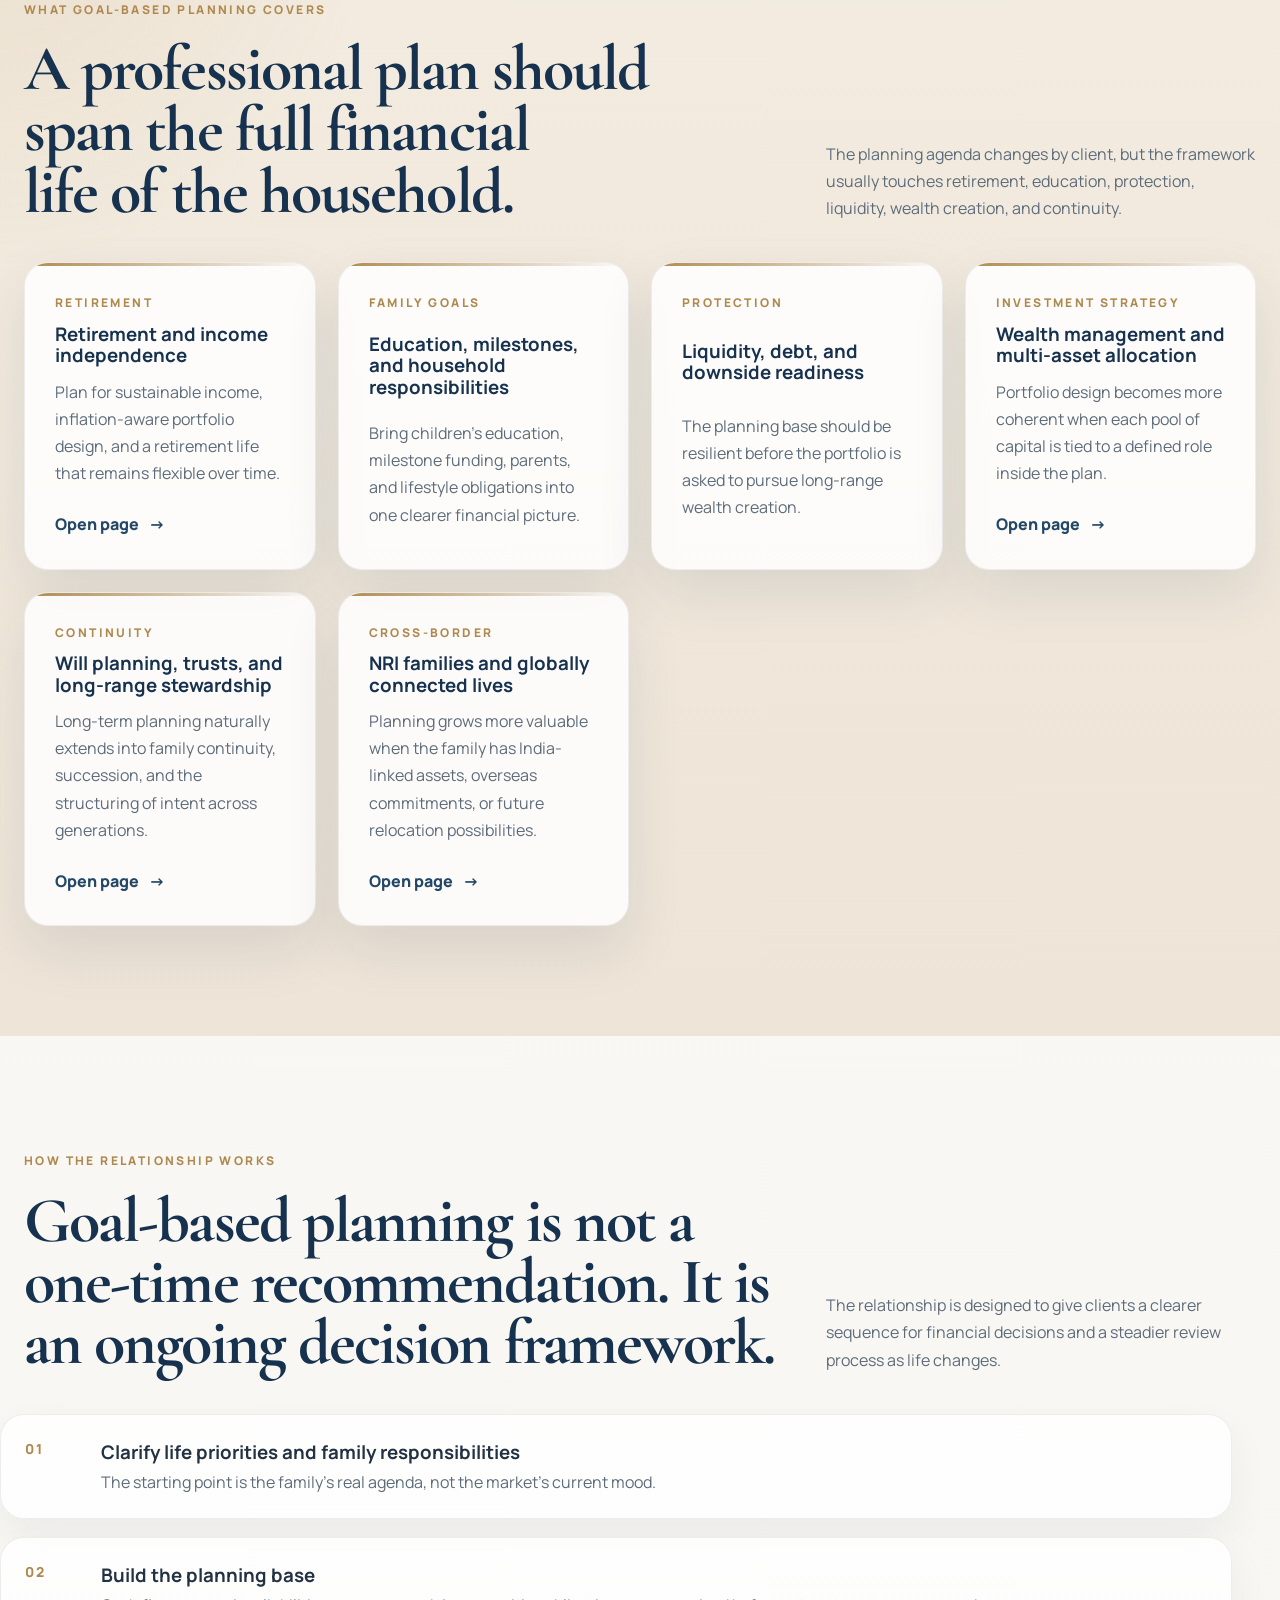
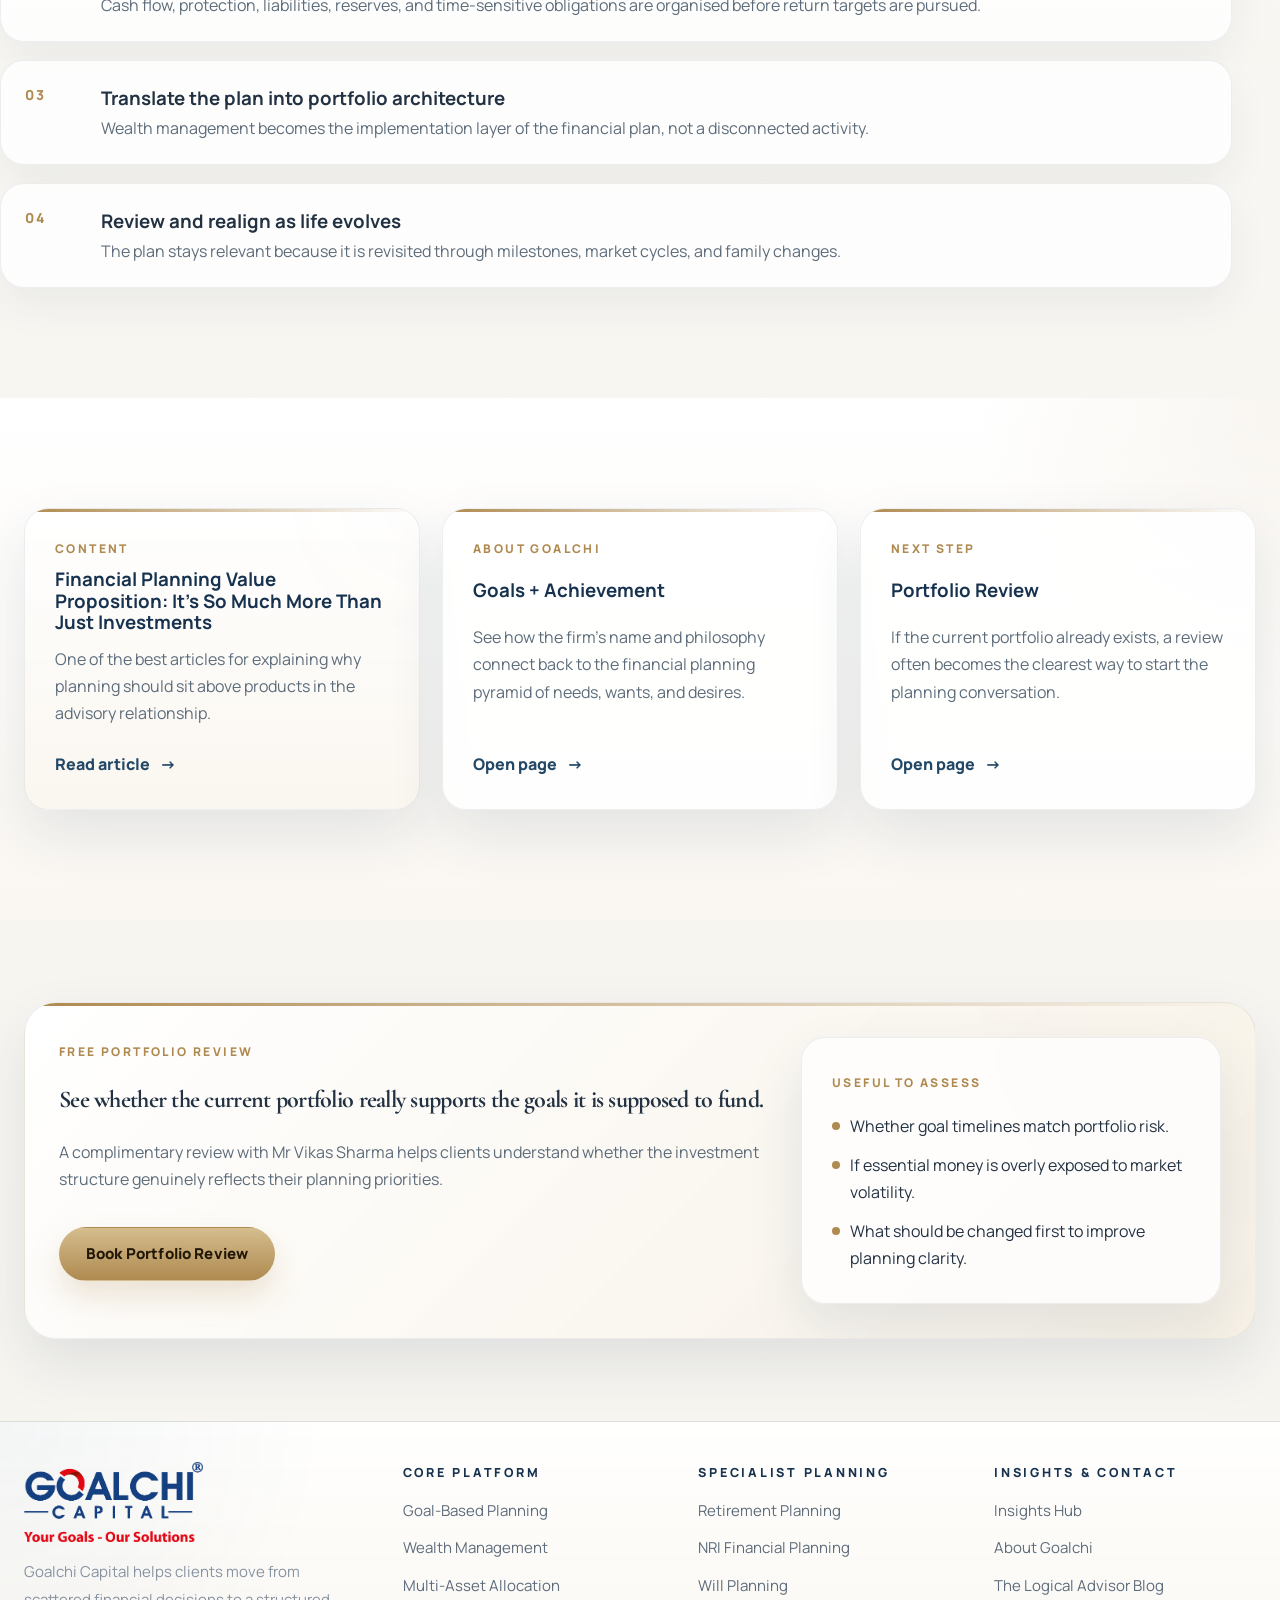
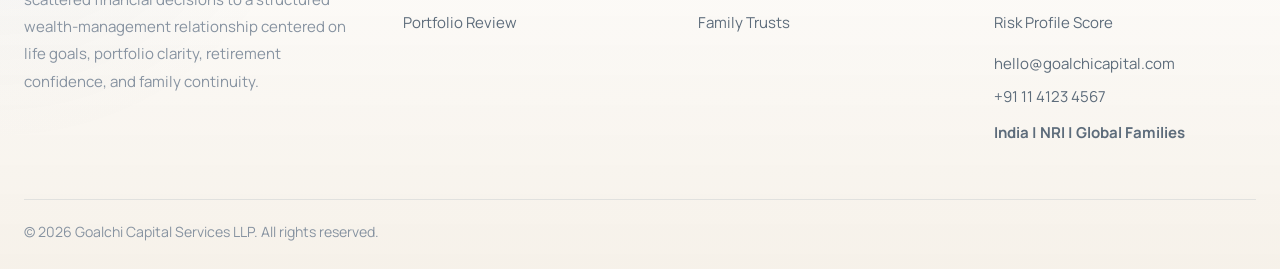
<file: goal-based-planning.html>
<!DOCTYPE html>
<html lang="en">
<head>
  <meta charset="UTF-8" />
  <meta name="viewport" content="width=device-width, initial-scale=1.0" />
  <title>Goal-Based Financial Planning | Goalchi Capital</title>
  <meta
    name="description"
    content="Explore Goalchi Capital's goal-based financial planning approach built around needs, wants, desires, liquidity, protection, retirement, and long-term wealth stewardship."
  />
  <link rel="preconnect" href="https://fonts.googleapis.com">
  <link rel="preconnect" href="https://fonts.gstatic.com" crossorigin>
  <link
    href="https://fonts.googleapis.com/css2?family=Cormorant+Garamond:wght@500;600;700&amp;family=Manrope:wght@400;500;600;700;800&amp;display=swap"
    rel="stylesheet"
  />
  <link rel="stylesheet" href="assets/css/style.css" />
</head>
<body>
  <header class="nav" id="siteNav"></header>

  <main>
    <section class="page-hero section">
      <div class="container page-hero-grid">
        <div class="page-copy">
          <div class="page-breadcrumb"><a href="index.html">Home</a> / <span>Goal-Based Planning</span></div>
          <span class="eyebrow">Goal-Based Financial Planning</span>
          <h1 class="serif page-title">Financial planning becomes more useful when money is organised around the life the client actually wants to build.</h1>
          <p>
            Goal-based planning is the discipline of connecting financial decisions to real outcomes: family security,
            education, retirement freedom, lifestyle choices, business transitions, and long-range legacy.
          </p>
        </div>

        <aside class="page-side">
          <div class="page-note">
            <span class="card-kicker">What This Planning Lens Does</span>
            <ul class="clean-list">
              <li>Translates life priorities into financial decisions</li>
              <li>Creates clarity on cash flow, protection, and liquidity</li>
              <li>Connects portfolio strategy to real goals and time horizons</li>
              <li>Reduces the chance of reactive or fragmented financial choices</li>
            </ul>
          </div>
        </aside>
      </div>
    </section>

    <section class="paper-section section-pad section">
      <div class="container feature-split">
        <div class="feature-copy">
          <span class="eyebrow">Planning Logic</span>
          <h2 class="serif">The strongest plans usually move from needs, to wants, to desires.</h2>
          <p class="lead">
            A client-first planning framework should secure what is essential before it stretches toward aspiration.
            That is how wealth becomes more stable, more purposeful, and more aligned with the client’s actual life.
          </p>

          <div class="card-grid">
            <article class="feature-card">
              <span class="card-kicker">Needs</span>
              <h3>Protect the base of the financial pyramid</h3>
              <p>Emergency reserves, insurance, liabilities, income stability, and core family protection are not optional layers.</p>
            </article>

            <article class="feature-card">
              <span class="card-kicker">Wants</span>
              <h3>Fund meaningful lifestyle choices</h3>
              <p>Education goals, travel, home choices, and quality-of-life priorities become easier to plan for when the base is secure.</p>
            </article>

            <article class="feature-card">
              <span class="card-kicker">Desires</span>
              <h3>Structure the longer-range ambitions</h3>
              <p>Legacy, philanthropic intentions, freedom goals, and inter-generational aspirations deserve disciplined capital planning too.</p>
            </article>
          </div>
        </div>

        <aside class="list-card">
          <span class="card-kicker">Why This Matters</span>
          <ul>
            <li>Clients avoid taking avoidable investment risk with essential money.</li>
            <li>Financial trade-offs become easier to explain and accept.</li>
            <li>Portfolios are more likely to reflect real timelines and responsibilities.</li>
            <li>Planning conversations stay anchored to life, not noise.</li>
          </ul>
        </aside>
      </div>
    </section>

    <section class="sand-section section-pad section">
      <div class="container split-heading">
        <div>
          <span class="eyebrow">What Goal-Based Planning Covers</span>
          <h2 class="serif">A professional plan should span the full financial life of the household.</h2>
        </div>
        <p>
          The planning agenda changes by client, but the framework usually touches retirement, education, protection, liquidity, wealth creation, and continuity.
        </p>
      </div>

      <div class="container article-grid">
        <article class="article-card">
          <div class="article-meta">Retirement</div>
          <h3>Retirement and income independence</h3>
          <p>Plan for sustainable income, inflation-aware portfolio design, and a retirement life that remains flexible over time.</p>
          <a class="text-link" href="retirement-planning.html">Open page</a>
        </article>

        <article class="article-card">
          <div class="article-meta">Family Goals</div>
          <h3>Education, milestones, and household responsibilities</h3>
          <p>Bring children’s education, milestone funding, parents, and lifestyle obligations into one clearer financial picture.</p>
        </article>

        <article class="article-card">
          <div class="article-meta">Protection</div>
          <h3>Liquidity, debt, and downside readiness</h3>
          <p>The planning base should be resilient before the portfolio is asked to pursue long-range wealth creation.</p>
        </article>

        <article class="article-card">
          <div class="article-meta">Investment Strategy</div>
          <h3>Wealth management and multi-asset allocation</h3>
          <p>Portfolio design becomes more coherent when each pool of capital is tied to a defined role inside the plan.</p>
          <a class="text-link" href="wealth-management.html">Open page</a>
        </article>

        <article class="article-card">
          <div class="article-meta">Continuity</div>
          <h3>Will planning, trusts, and long-range stewardship</h3>
          <p>Long-term planning naturally extends into family continuity, succession, and the structuring of intent across generations.</p>
          <a class="text-link" href="will-planning.html">Open page</a>
        </article>

        <article class="article-card">
          <div class="article-meta">Cross-Border</div>
          <h3>NRI families and globally connected lives</h3>
          <p>Planning grows more valuable when the family has India-linked assets, overseas commitments, or future relocation possibilities.</p>
          <a class="text-link" href="nri-financial-planning.html">Open page</a>
        </article>
      </div>
    </section>

    <section class="section section-pad">
      <div class="container split-heading">
        <div>
          <span class="eyebrow">How The Relationship Works</span>
          <h2 class="serif">Goal-based planning is not a one-time recommendation. It is an ongoing decision framework.</h2>
        </div>
        <p>
          The relationship is designed to give clients a clearer sequence for financial decisions and a steadier review process as life changes.
        </p>
      </div>

      <div class="container process-list">
        <article class="process-item">
          <span class="process-number">01</span>
          <div>
            <h3>Clarify life priorities and family responsibilities</h3>
            <p>The starting point is the family’s real agenda, not the market’s current mood.</p>
          </div>
        </article>

        <article class="process-item">
          <span class="process-number">02</span>
          <div>
            <h3>Build the planning base</h3>
            <p>Cash flow, protection, liabilities, reserves, and time-sensitive obligations are organised before return targets are pursued.</p>
          </div>
        </article>

        <article class="process-item">
          <span class="process-number">03</span>
          <div>
            <h3>Translate the plan into portfolio architecture</h3>
            <p>Wealth management becomes the implementation layer of the financial plan, not a disconnected activity.</p>
          </div>
        </article>

        <article class="process-item">
          <span class="process-number">04</span>
          <div>
            <h3>Review and realign as life evolves</h3>
            <p>The plan stays relevant because it is revisited through milestones, market cycles, and family changes.</p>
          </div>
        </article>
      </div>
    </section>

    <section class="paper-section section-pad section">
      <div class="container article-grid">
        <article class="article-card featured">
          <div class="article-meta">Content</div>
          <h3>Financial Planning Value Proposition: It’s So Much More Than Just Investments</h3>
          <p>One of the best articles for explaining why planning should sit above products in the advisory relationship.</p>
          <a class="text-link" href="https://www.thelogicaladvisor.com/financial-planning-value-proposition-its-so-much-more-than-just-investments/" target="_blank" rel="noreferrer">Read article</a>
        </article>

        <article class="article-card">
          <div class="article-meta">About Goalchi</div>
          <h3>Goals + Achievement</h3>
          <p>See how the firm’s name and philosophy connect back to the financial planning pyramid of needs, wants, and desires.</p>
          <a class="text-link" href="about.html">Open page</a>
        </article>

        <article class="article-card">
          <div class="article-meta">Next Step</div>
          <h3>Portfolio Review</h3>
          <p>If the current portfolio already exists, a review often becomes the clearest way to start the planning conversation.</p>
          <a class="text-link" href="portfolio-review.html">Open page</a>
        </article>
      </div>
    </section>

    <section class="section section-compact">
      <div class="container">
        <div class="review-divider">
          <div class="review-grid">
            <div class="review-copy">
              <span class="eyebrow">Free Portfolio Review</span>
              <h2 class="serif">See whether the current portfolio really supports the goals it is supposed to fund.</h2>
              <p>
                A complimentary review with Mr Vikas Sharma helps clients understand whether the investment structure genuinely reflects their planning priorities.
              </p>
              <div class="btn-row">
                <a href="https://calendly.com/goalchicapital/portfolio-review-meeting-with-mr-vikas-sharma?back=1&amp;month=2026-03" class="btn btn-primary" target="_blank" rel="noreferrer">Book Portfolio Review</a>
              </div>
            </div>

            <aside class="review-panel">
              <span class="card-kicker">Useful To Assess</span>
              <ul class="clean-list">
                <li>Whether goal timelines match portfolio risk.</li>
                <li>If essential money is overly exposed to market volatility.</li>
                <li>What should be changed first to improve planning clarity.</li>
              </ul>
            </aside>
          </div>
        </div>
      </div>
    </section>
  </main>

  <footer class="footer"></footer>

  <script src="assets/js/main.js"></script>
</body>
</html>
</file>
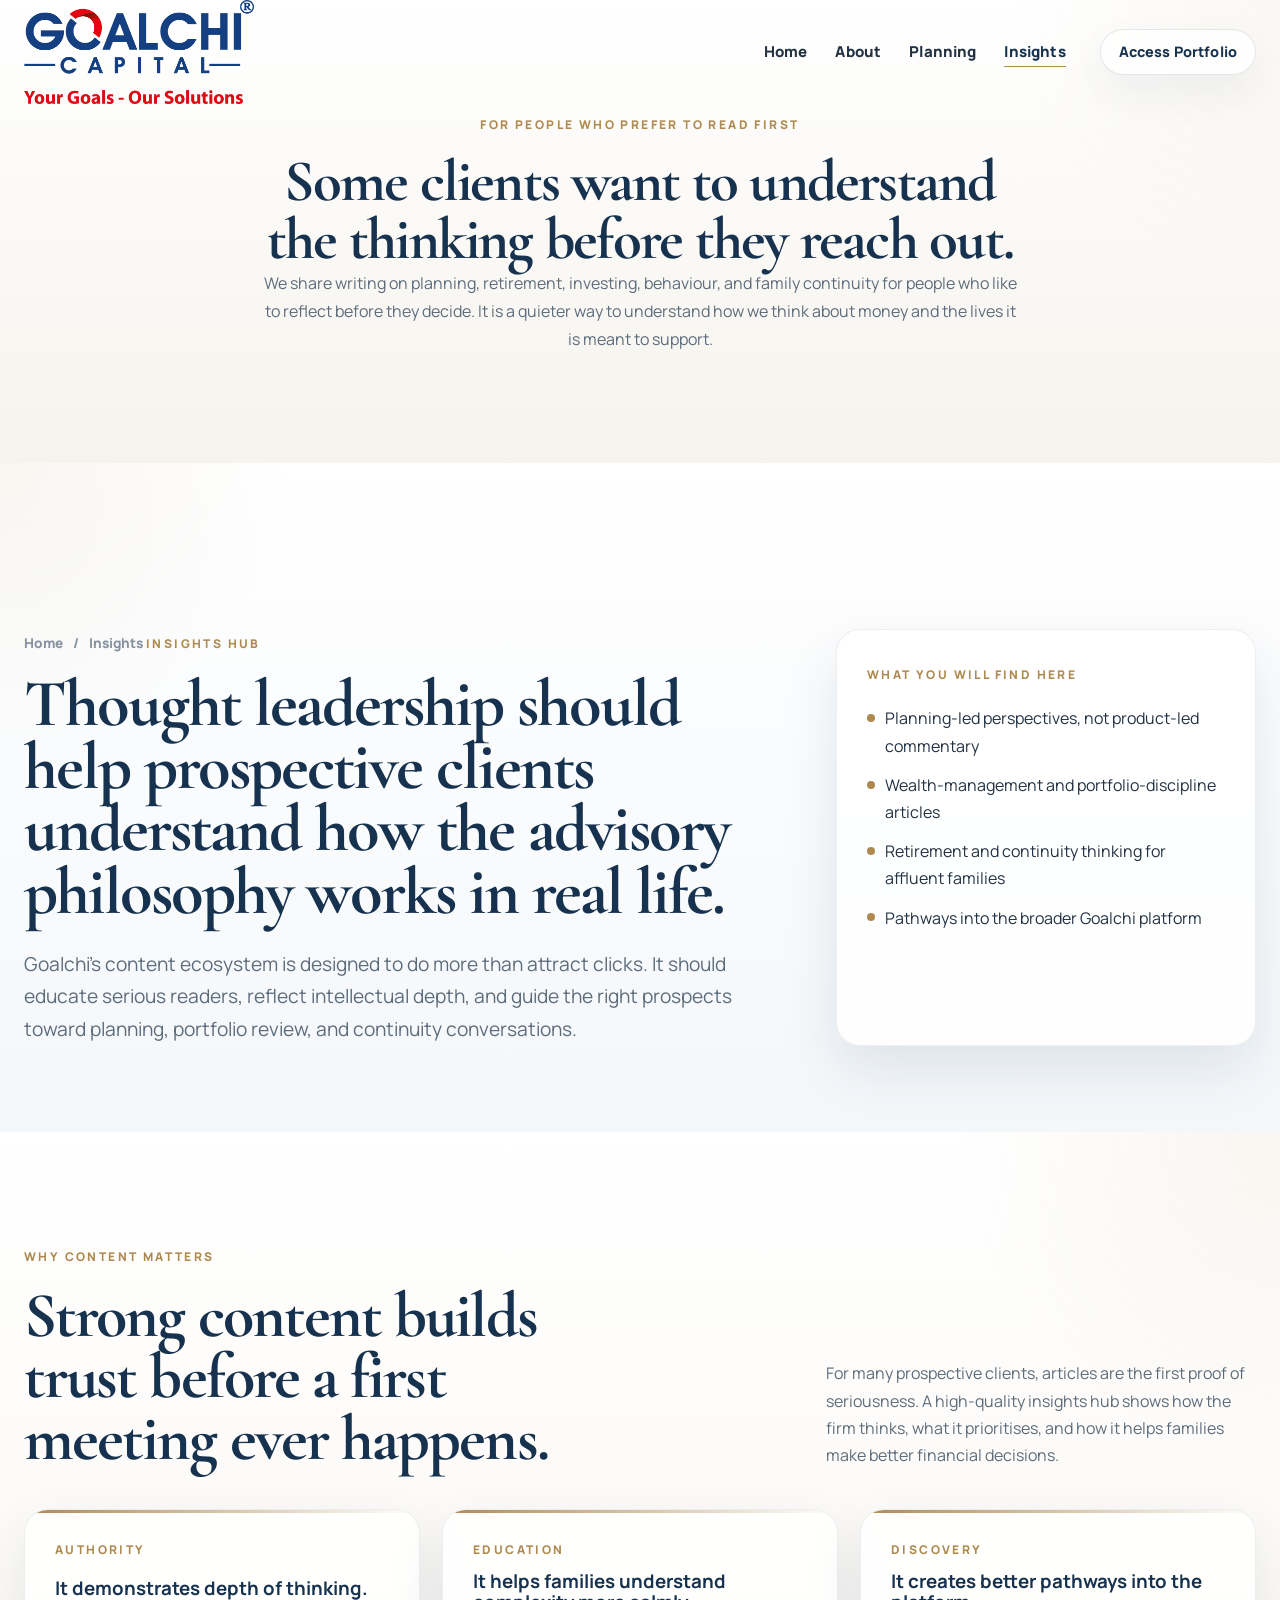
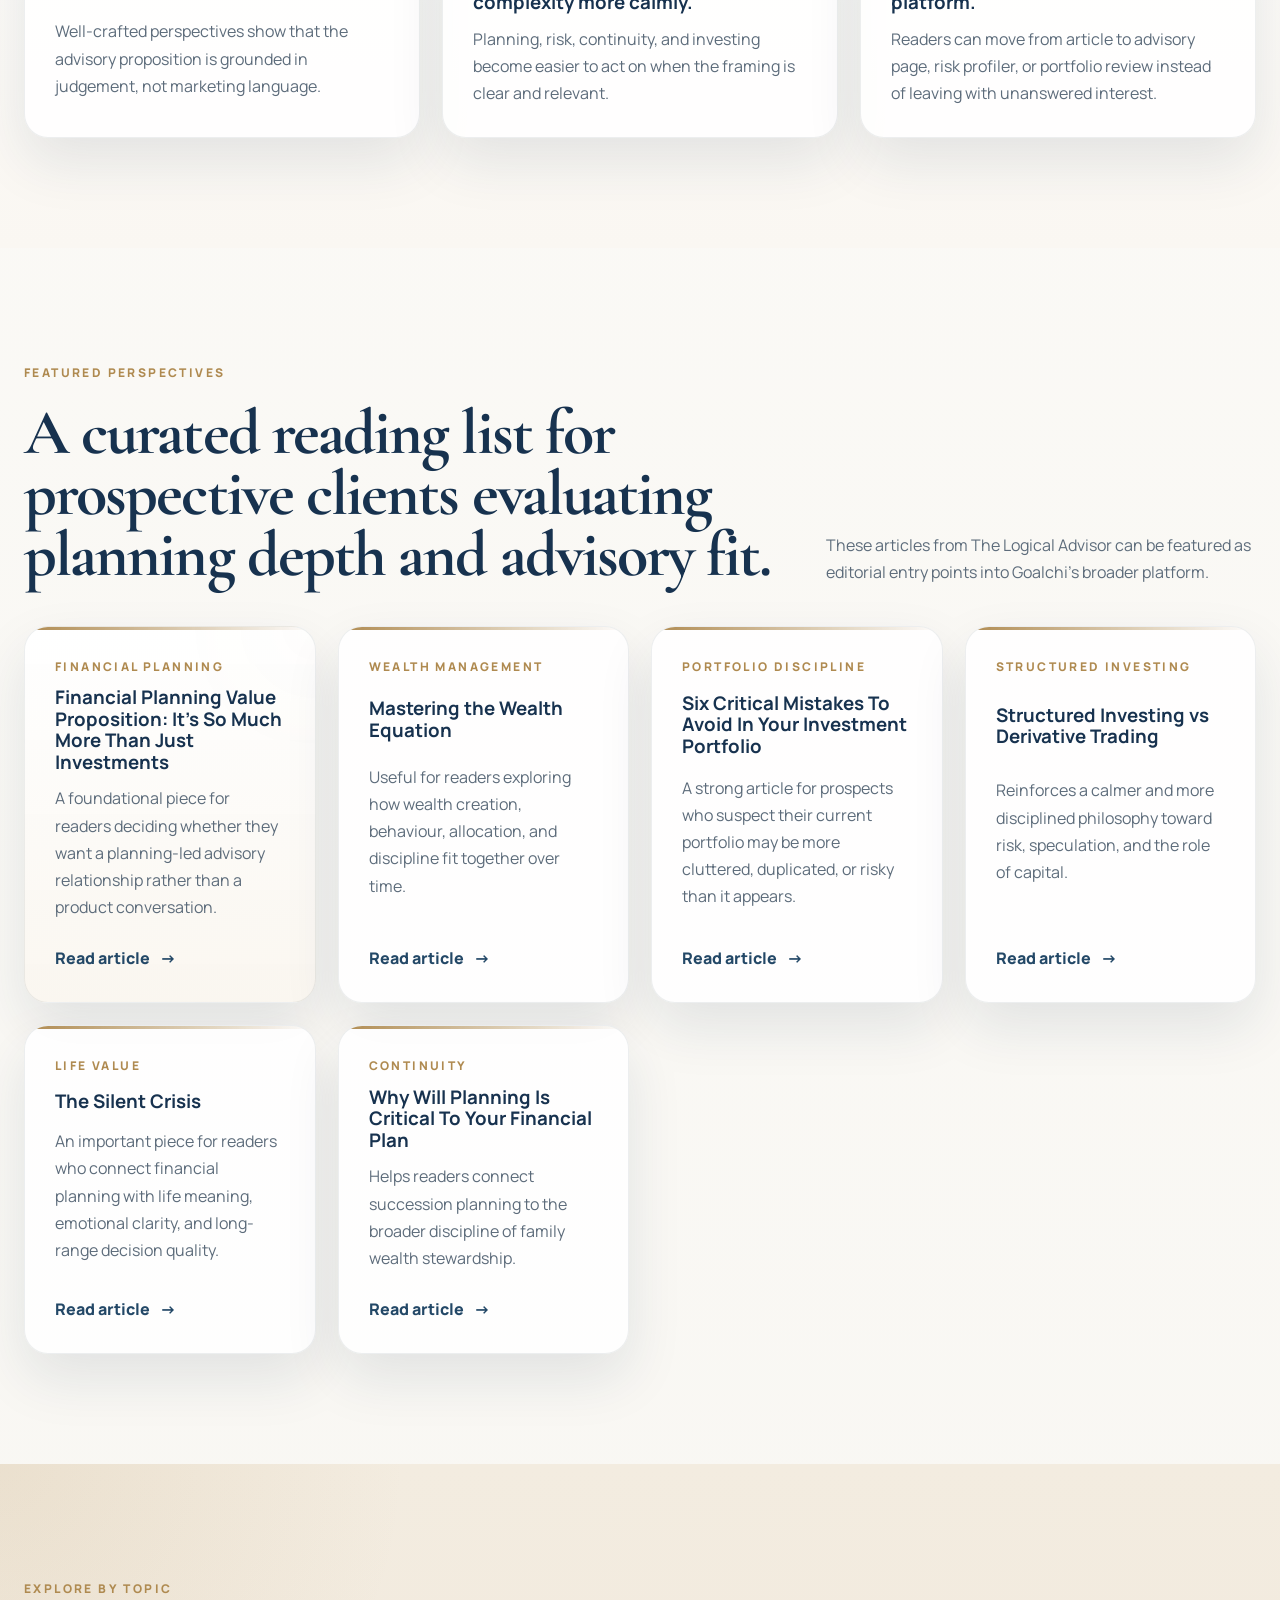
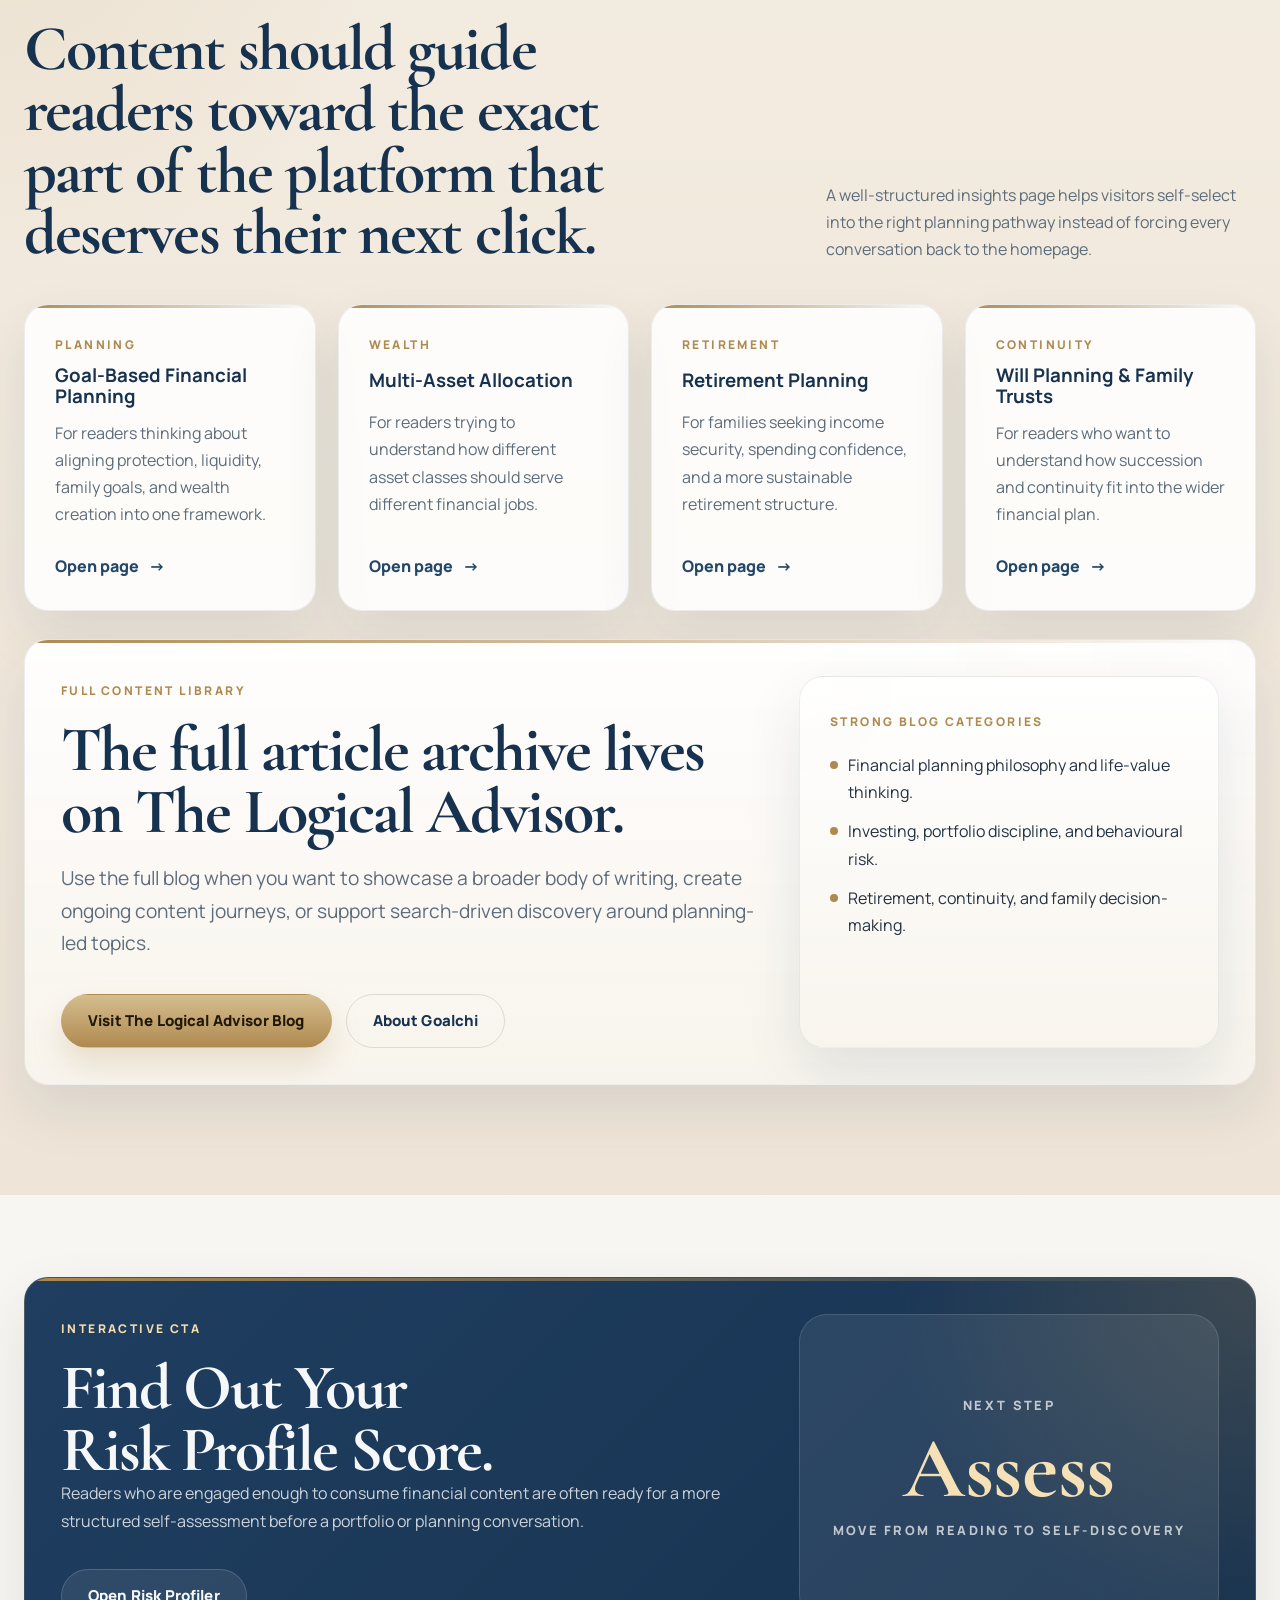
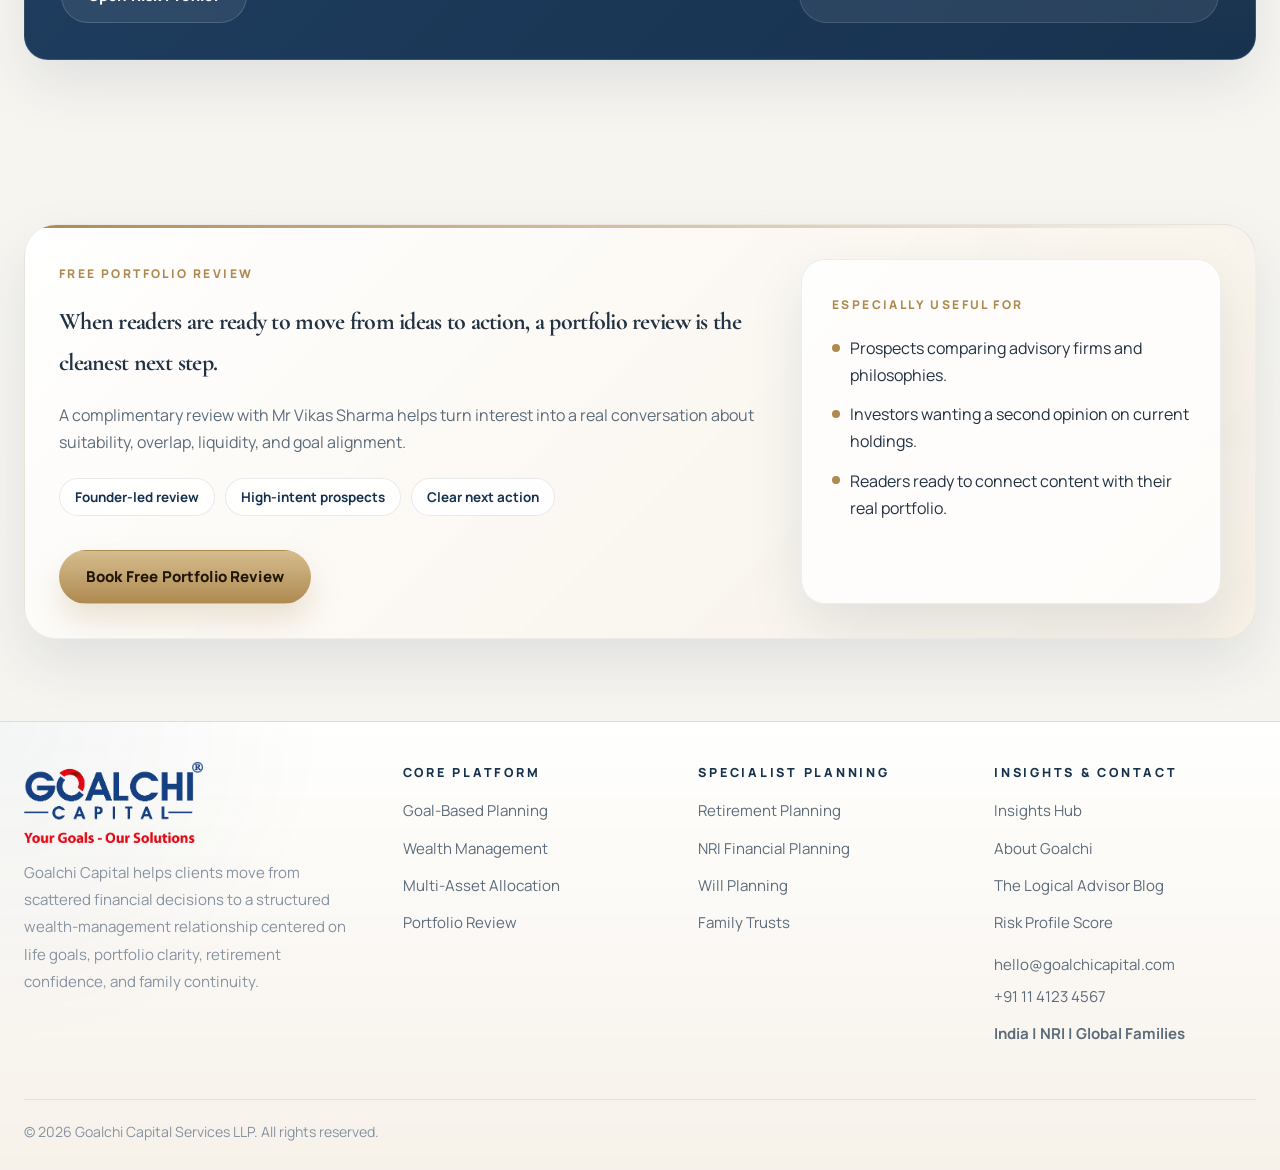
<file: insights.html>
<!DOCTYPE html>
<html lang="en">
<head>
  <meta charset="UTF-8" />
  <meta name="viewport" content="width=device-width, initial-scale=1.0" />
  <title>Insights Hub | Goalchi Capital</title>
  <meta
    name="description"
    content="Explore Goalchi Capital's insights hub featuring financial planning, wealth management, retirement, investing, and continuity content from The Logical Advisor."
  />
  <link rel="preconnect" href="https://fonts.googleapis.com">
  <link rel="preconnect" href="https://fonts.gstatic.com" crossorigin>
  <link
    href="https://fonts.googleapis.com/css2?family=Cormorant+Garamond:wght@500;600;700&amp;family=Manrope:wght@400;500;600;700;800&amp;display=swap"
    rel="stylesheet"
  />
  <link rel="stylesheet" href="assets/css/style.css" />
  <style>
    .home-reading-section {
      background:
        radial-gradient(circle at top right, rgba(175, 138, 80, 0.06), transparent 20%),
        linear-gradient(180deg, #ffffff 0%, #f6f3ed 100%);
    }

    .home-reading-copy {
      max-width: 760px;
      margin: 0 auto;
      text-align: center;
    }

    .home-reading-copy h2 {
      margin: 0;
      margin-left: auto;
      margin-right: auto;
      color: var(--navy-strong);
      font-size: clamp(2.7rem, 4.6vw, 4.2rem);
      line-height: 0.98;
      text-wrap: balance;
    }

    .home-reading-copy p {
      margin-left: auto;
      margin-right: auto;
      font-size: 1rem;
      line-height: 1.76;
    }

    @media (max-width: 640px) {
      .home-reading-copy h2 {
        font-size: clamp(2.5rem, 11vw, 3.6rem);
      }
    }
  </style>
</head>
<body>
  <header class="nav" id="siteNav"></header>

  <main>
    <section class="home-reading-section section section-pad home-scroll-reveal">
      <div class="container">
        <div class="home-reading-copy">
          <span class="eyebrow">For People Who Prefer To Read First</span>
          <h2 class="serif">Some clients want to understand the thinking before they reach out.</h2>
          <p>
            We share writing on planning, retirement, investing, behaviour, and family continuity for people who like to reflect before they decide. It is a quieter way to understand how we think about money and the lives it is meant to support.
          </p>
        </div>
      </div>
    </section>

    <section class="page-hero section">
      <div class="container page-hero-grid">
        <div class="page-copy">
          <div class="page-breadcrumb"><a href="index.html">Home</a> / <span>Insights</span></div>
          <span class="eyebrow">Insights Hub</span>
          <h1 class="serif page-title">Thought leadership should help prospective clients understand how the advisory philosophy works in real life.</h1>
          <p>
            Goalchi's content ecosystem is designed to do more than attract clicks. It should educate serious readers,
            reflect intellectual depth, and guide the right prospects toward planning, portfolio review, and continuity conversations.
          </p>
        </div>

        <aside class="page-side">
          <div class="page-note">
            <span class="card-kicker">What You Will Find Here</span>
            <ul class="clean-list">
              <li>Planning-led perspectives, not product-led commentary</li>
              <li>Wealth-management and portfolio-discipline articles</li>
              <li>Retirement and continuity thinking for affluent families</li>
              <li>Pathways into the broader Goalchi platform</li>
            </ul>
          </div>
        </aside>
      </div>
    </section>

    <section class="paper-section section-pad section">
      <div class="container split-heading">
        <div>
          <span class="eyebrow">Why Content Matters</span>
          <h2 class="serif">Strong content builds trust before a first meeting ever happens.</h2>
        </div>
        <p>
          For many prospective clients, articles are the first proof of seriousness. A high-quality insights hub shows how the firm thinks, what it prioritises, and how it helps families make better financial decisions.
        </p>
      </div>

      <div class="container service-grid">
        <article class="service-card">
          <span class="card-kicker">Authority</span>
          <h3>It demonstrates depth of thinking.</h3>
          <p>Well-crafted perspectives show that the advisory proposition is grounded in judgement, not marketing language.</p>
        </article>

        <article class="service-card">
          <span class="card-kicker">Education</span>
          <h3>It helps families understand complexity more calmly.</h3>
          <p>Planning, risk, continuity, and investing become easier to act on when the framing is clear and relevant.</p>
        </article>

        <article class="service-card">
          <span class="card-kicker">Discovery</span>
          <h3>It creates better pathways into the platform.</h3>
          <p>Readers can move from article to advisory page, risk profiler, or portfolio review instead of leaving with unanswered interest.</p>
        </article>
      </div>
    </section>

    <section class="section section-pad">
      <div class="container split-heading">
        <div>
          <span class="eyebrow">Featured Perspectives</span>
          <h2 class="serif">A curated reading list for prospective clients evaluating planning depth and advisory fit.</h2>
        </div>
        <p>
          These articles from The Logical Advisor can be featured as editorial entry points into Goalchi's broader platform.
        </p>
      </div>

      <div class="container article-grid">
        <article class="article-card featured">
          <div class="article-meta">Financial Planning</div>
          <h3>Financial Planning Value Proposition: It's So Much More Than Just Investments</h3>
          <p>A foundational piece for readers deciding whether they want a planning-led advisory relationship rather than a product conversation.</p>
          <a class="text-link" href="https://www.thelogicaladvisor.com/financial-planning-value-proposition-its-so-much-more-than-just-investments/" target="_blank" rel="noreferrer">Read article</a>
        </article>

        <article class="article-card">
          <div class="article-meta">Wealth Management</div>
          <h3>Mastering the Wealth Equation</h3>
          <p>Useful for readers exploring how wealth creation, behaviour, allocation, and discipline fit together over time.</p>
          <a class="text-link" href="https://www.thelogicaladvisor.com/mastering-the-wealth-equation/" target="_blank" rel="noreferrer">Read article</a>
        </article>

        <article class="article-card">
          <div class="article-meta">Portfolio Discipline</div>
          <h3>Six Critical Mistakes To Avoid In Your Investment Portfolio</h3>
          <p>A strong article for prospects who suspect their current portfolio may be more cluttered, duplicated, or risky than it appears.</p>
          <a class="text-link" href="https://www.thelogicaladvisor.com/six-critical-mistakes-to-avoid-in-your-investment-portfolio/" target="_blank" rel="noreferrer">Read article</a>
        </article>

        <article class="article-card">
          <div class="article-meta">Structured Investing</div>
          <h3>Structured Investing vs Derivative Trading</h3>
          <p>Reinforces a calmer and more disciplined philosophy toward risk, speculation, and the role of capital.</p>
          <a class="text-link" href="https://www.thelogicaladvisor.com/structured-investing-vs-derivative-trading/" target="_blank" rel="noreferrer">Read article</a>
        </article>

        <article class="article-card">
          <div class="article-meta">Life Value</div>
          <h3>The Silent Crisis</h3>
          <p>An important piece for readers who connect financial planning with life meaning, emotional clarity, and long-range decision quality.</p>
          <a class="text-link" href="https://www.thelogicaladvisor.com/the-silent-crisis/" target="_blank" rel="noreferrer">Read article</a>
        </article>

        <article class="article-card">
          <div class="article-meta">Continuity</div>
          <h3>Why Will Planning Is Critical To Your Financial Plan</h3>
          <p>Helps readers connect succession planning to the broader discipline of family wealth stewardship.</p>
          <a class="text-link" href="https://www.thelogicaladvisor.com/why-will-planning-is-critical-to-your-financial-plan/" target="_blank" rel="noreferrer">Read article</a>
        </article>
      </div>
    </section>

    <section class="sand-section section-pad section">
      <div class="container split-heading">
        <div>
          <span class="eyebrow">Explore By Topic</span>
          <h2 class="serif">Content should guide readers toward the exact part of the platform that deserves their next click.</h2>
        </div>
        <p>
          A well-structured insights page helps visitors self-select into the right planning pathway instead of forcing every conversation back to the homepage.
        </p>
      </div>

      <div class="container topic-grid">
        <article class="topic-card">
          <span class="card-kicker">Planning</span>
          <h3>Goal-Based Financial Planning</h3>
          <p>For readers thinking about aligning protection, liquidity, family goals, and wealth creation into one framework.</p>
          <a class="text-link" href="goal-based-planning.html">Open page</a>
        </article>

        <article class="topic-card">
          <span class="card-kicker">Wealth</span>
          <h3>Multi-Asset Allocation</h3>
          <p>For readers trying to understand how different asset classes should serve different financial jobs.</p>
          <a class="text-link" href="multi-asset-allocation.html">Open page</a>
        </article>

        <article class="topic-card">
          <span class="card-kicker">Retirement</span>
          <h3>Retirement Planning</h3>
          <p>For families seeking income security, spending confidence, and a more sustainable retirement structure.</p>
          <a class="text-link" href="retirement-planning.html">Open page</a>
        </article>

        <article class="topic-card">
          <span class="card-kicker">Continuity</span>
          <h3>Will Planning &amp; Family Trusts</h3>
          <p>For readers who want to understand how succession and continuity fit into the wider financial plan.</p>
          <a class="text-link" href="will-planning.html">Open page</a>
        </article>
      </div>

      <div class="container" style="margin-top:28px;">
        <div class="cta-panel">
          <div class="cta-grid">
            <div>
              <span class="eyebrow">Full Content Library</span>
              <h2 class="serif">The full article archive lives on The Logical Advisor.</h2>
              <p class="lead" style="margin-top:20px;">
                Use the full blog when you want to showcase a broader body of writing, create ongoing content journeys, or support search-driven discovery around planning-led topics.
              </p>
              <div class="btn-row">
                <a href="https://www.thelogicaladvisor.com/blog/" class="btn btn-primary" target="_blank" rel="noreferrer">Visit The Logical Advisor Blog</a>
                <a href="about.html" class="btn btn-outline">About Goalchi</a>
              </div>
            </div>

            <aside class="profile-card">
              <span class="card-kicker">Strong Blog Categories</span>
              <ul class="clean-list">
                <li>Financial planning philosophy and life-value thinking.</li>
                <li>Investing, portfolio discipline, and behavioural risk.</li>
                <li>Retirement, continuity, and family decision-making.</li>
              </ul>
            </aside>
          </div>
        </div>
      </div>
    </section>

    <section class="section section-compact">
      <div class="container risk-band">
        <div class="risk-layout">
          <div class="risk-copy">
            <span class="eyebrow" style="color:#f7ddaa;">Interactive CTA</span>
            <h2 class="serif">Find Out Your Risk Profile Score.</h2>
            <p>Readers who are engaged enough to consume financial content are often ready for a more structured self-assessment before a portfolio or planning conversation.</p>
            <div class="btn-row">
              <a href="https://goalchicapital.github.io/risk-profiler/" class="btn btn-light" target="_blank" rel="noreferrer">Open Risk Profiler</a>
            </div>
          </div>

          <div class="risk-score">
            <div>
              <span>Next Step</span>
              <strong>Assess</strong>
              <span>Move from reading to self-discovery</span>
            </div>
          </div>
        </div>
      </div>
    </section>

    <section class="section section-compact">
      <div class="container">
        <div class="review-divider">
          <div class="review-grid">
            <div class="review-copy">
              <span class="eyebrow">Free Portfolio Review</span>
              <h2 class="serif">When readers are ready to move from ideas to action, a portfolio review is the cleanest next step.</h2>
              <p>
                A complimentary review with Mr Vikas Sharma helps turn interest into a real conversation about suitability, overlap, liquidity, and goal alignment.
              </p>
              <div class="review-marks">
                <span class="micro-pill">Founder-led review</span>
                <span class="micro-pill">High-intent prospects</span>
                <span class="micro-pill">Clear next action</span>
              </div>
              <div class="btn-row">
                <a href="https://calendly.com/goalchicapital/portfolio-review-meeting-with-mr-vikas-sharma?back=1&amp;month=2026-03" class="btn btn-primary" target="_blank" rel="noreferrer">Book Free Portfolio Review</a>
              </div>
            </div>

            <aside class="review-panel">
              <span class="card-kicker">Especially Useful For</span>
              <ul class="clean-list">
                <li>Prospects comparing advisory firms and philosophies.</li>
                <li>Investors wanting a second opinion on current holdings.</li>
                <li>Readers ready to connect content with their real portfolio.</li>
              </ul>
            </aside>
          </div>
        </div>
      </div>
    </section>
  </main>

  <footer class="footer"></footer>

  <script src="assets/js/main.js"></script>
</body>
</html>
</file>
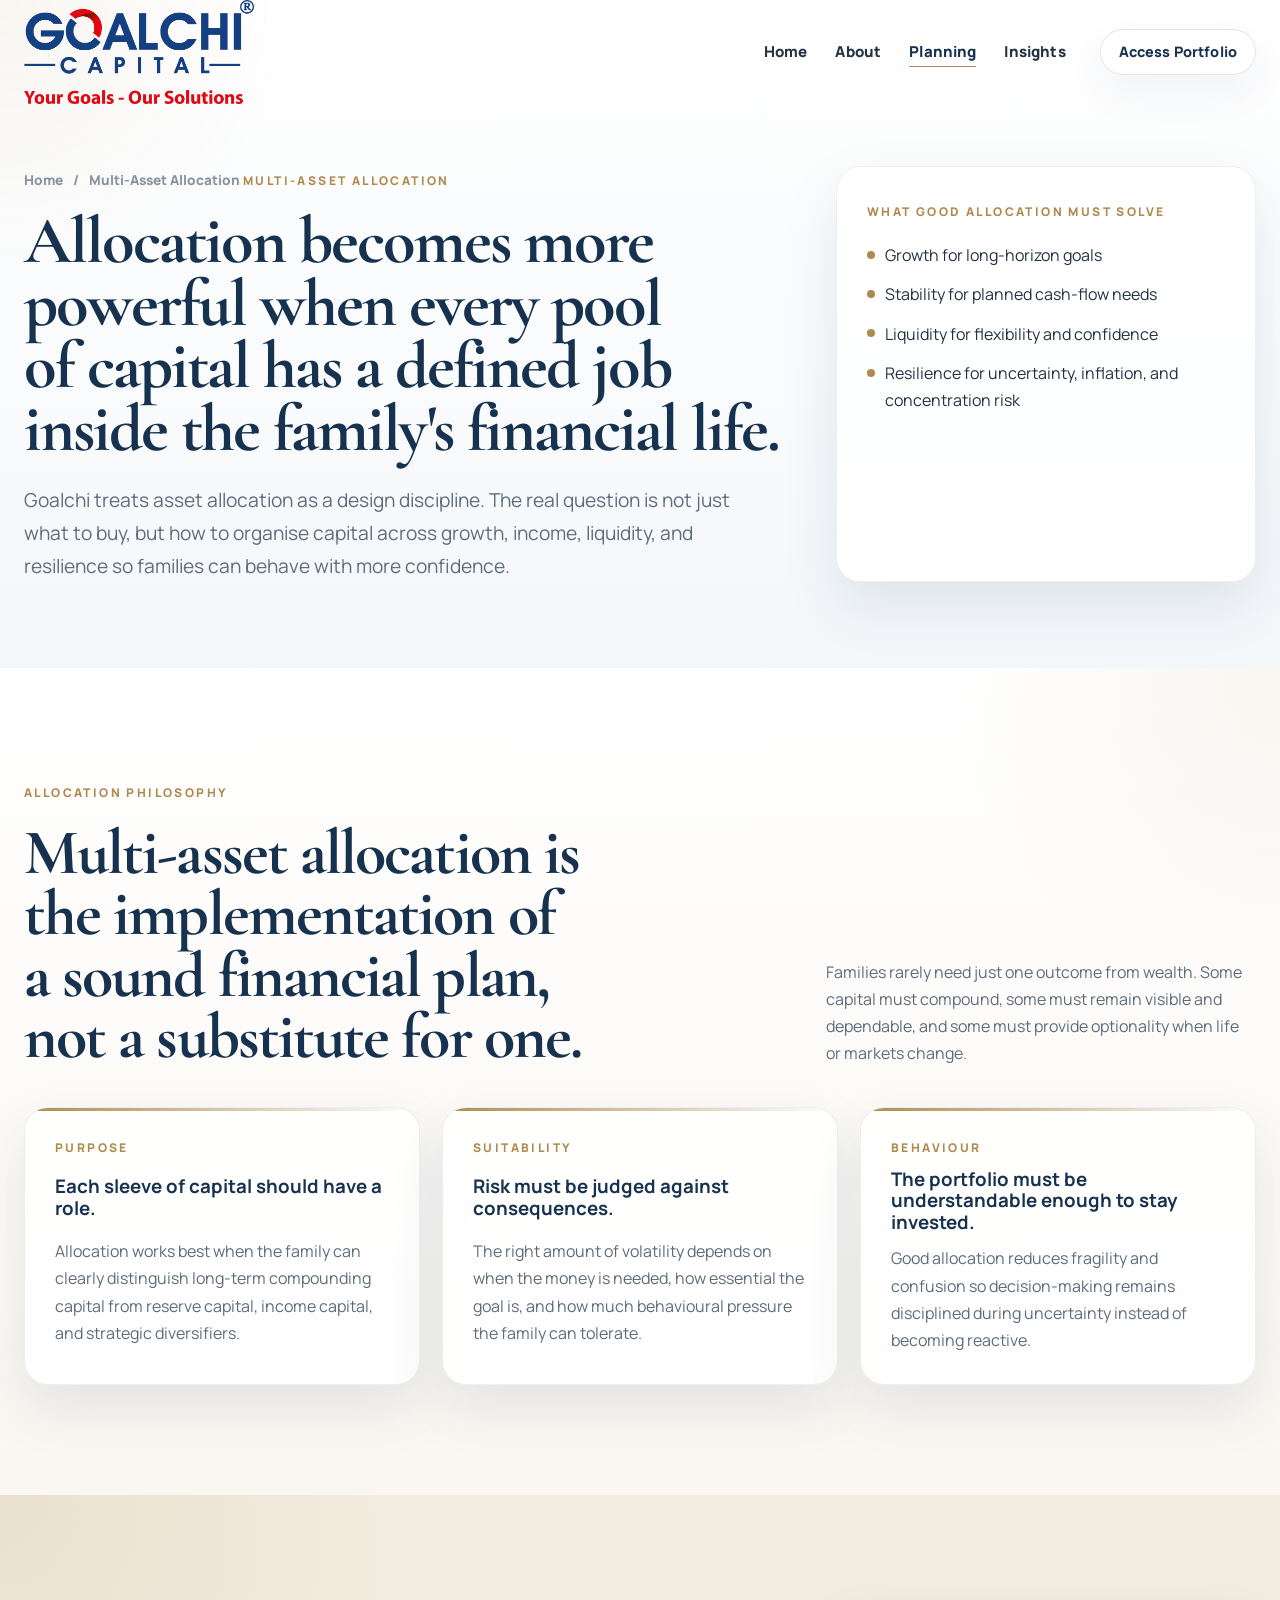
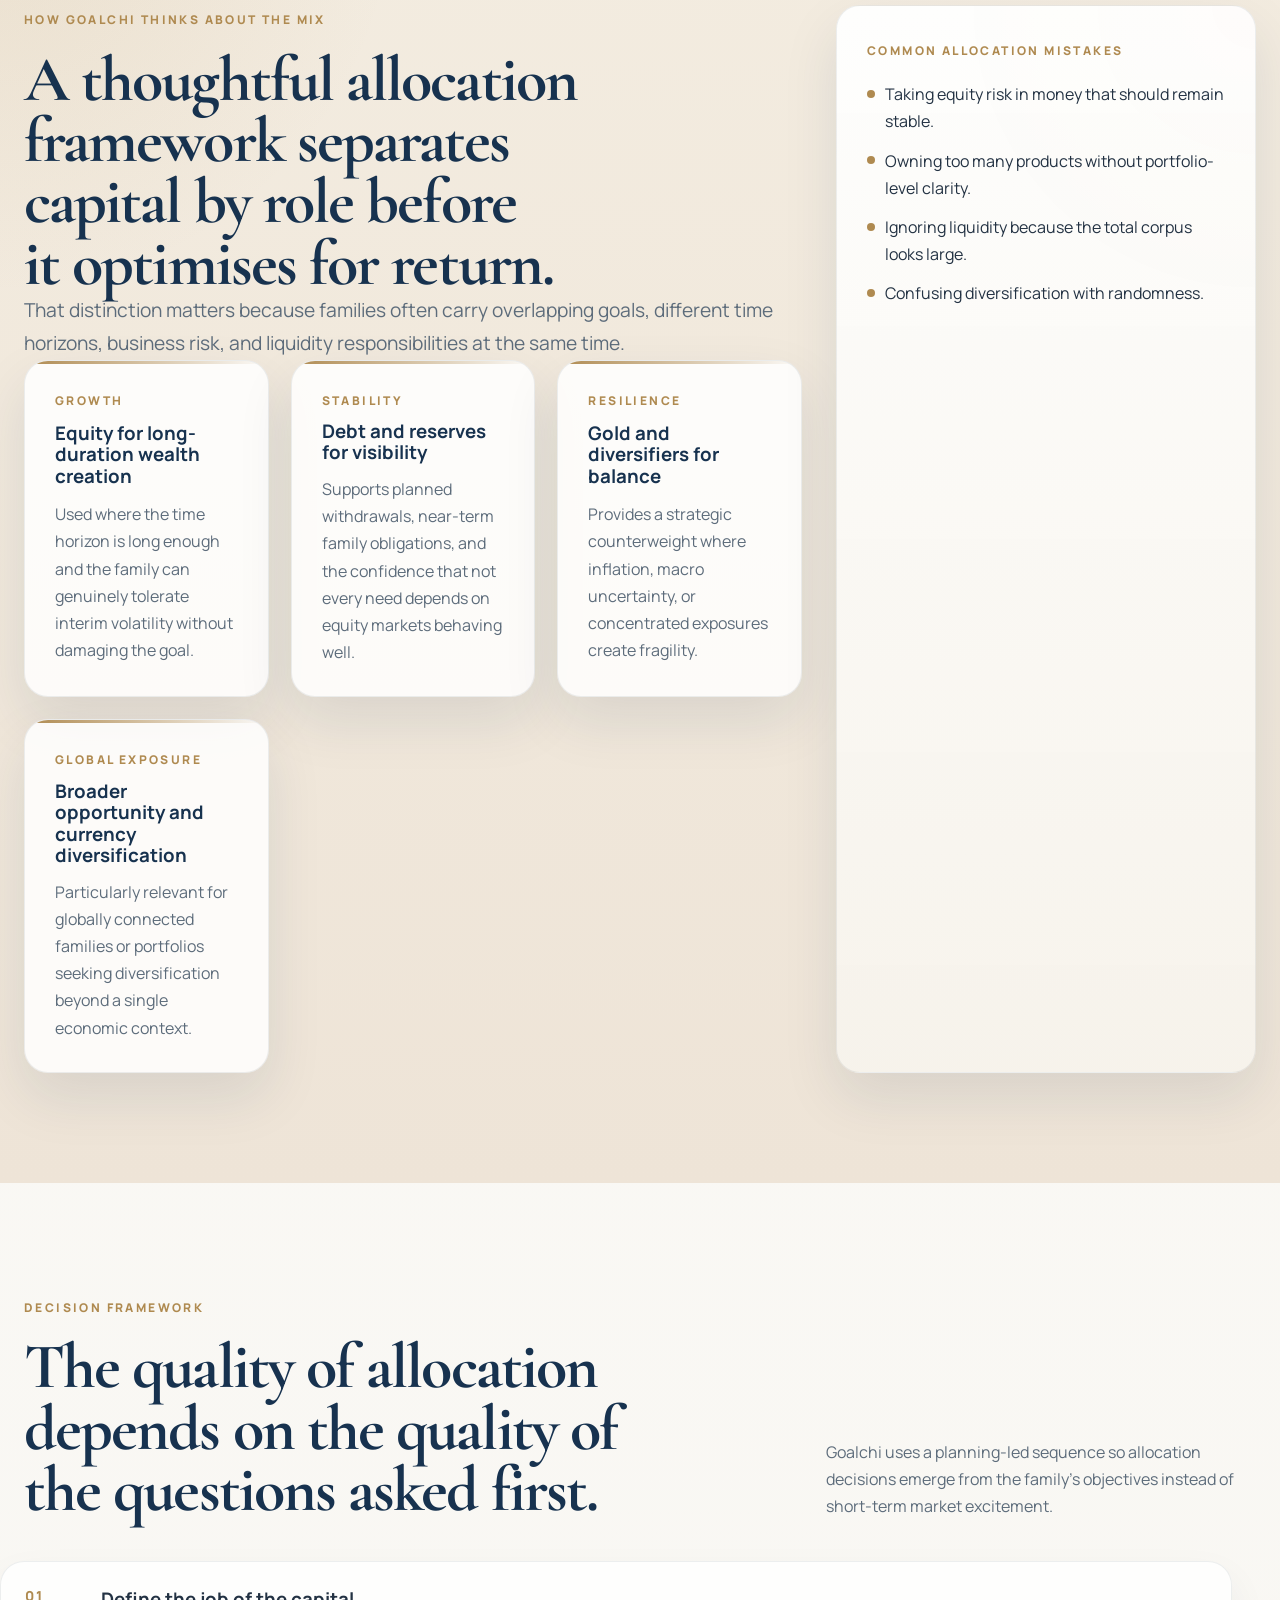
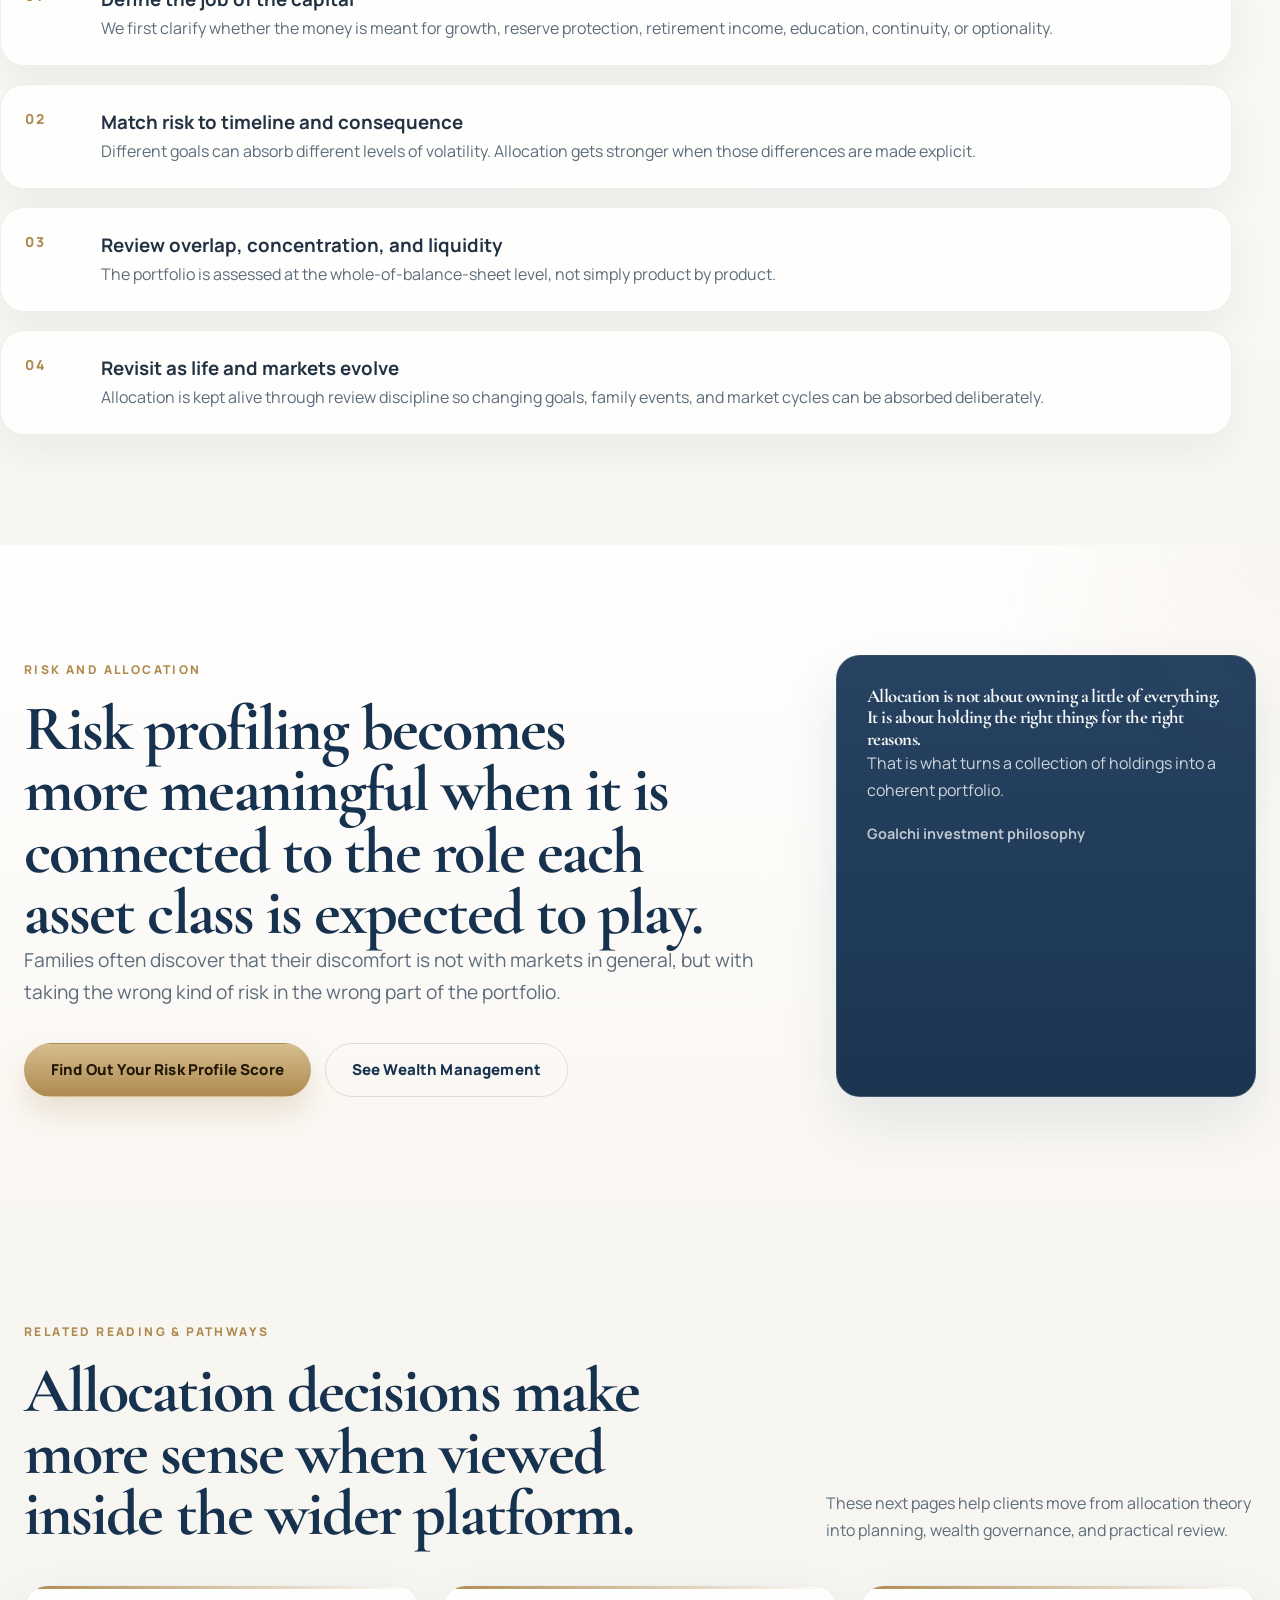
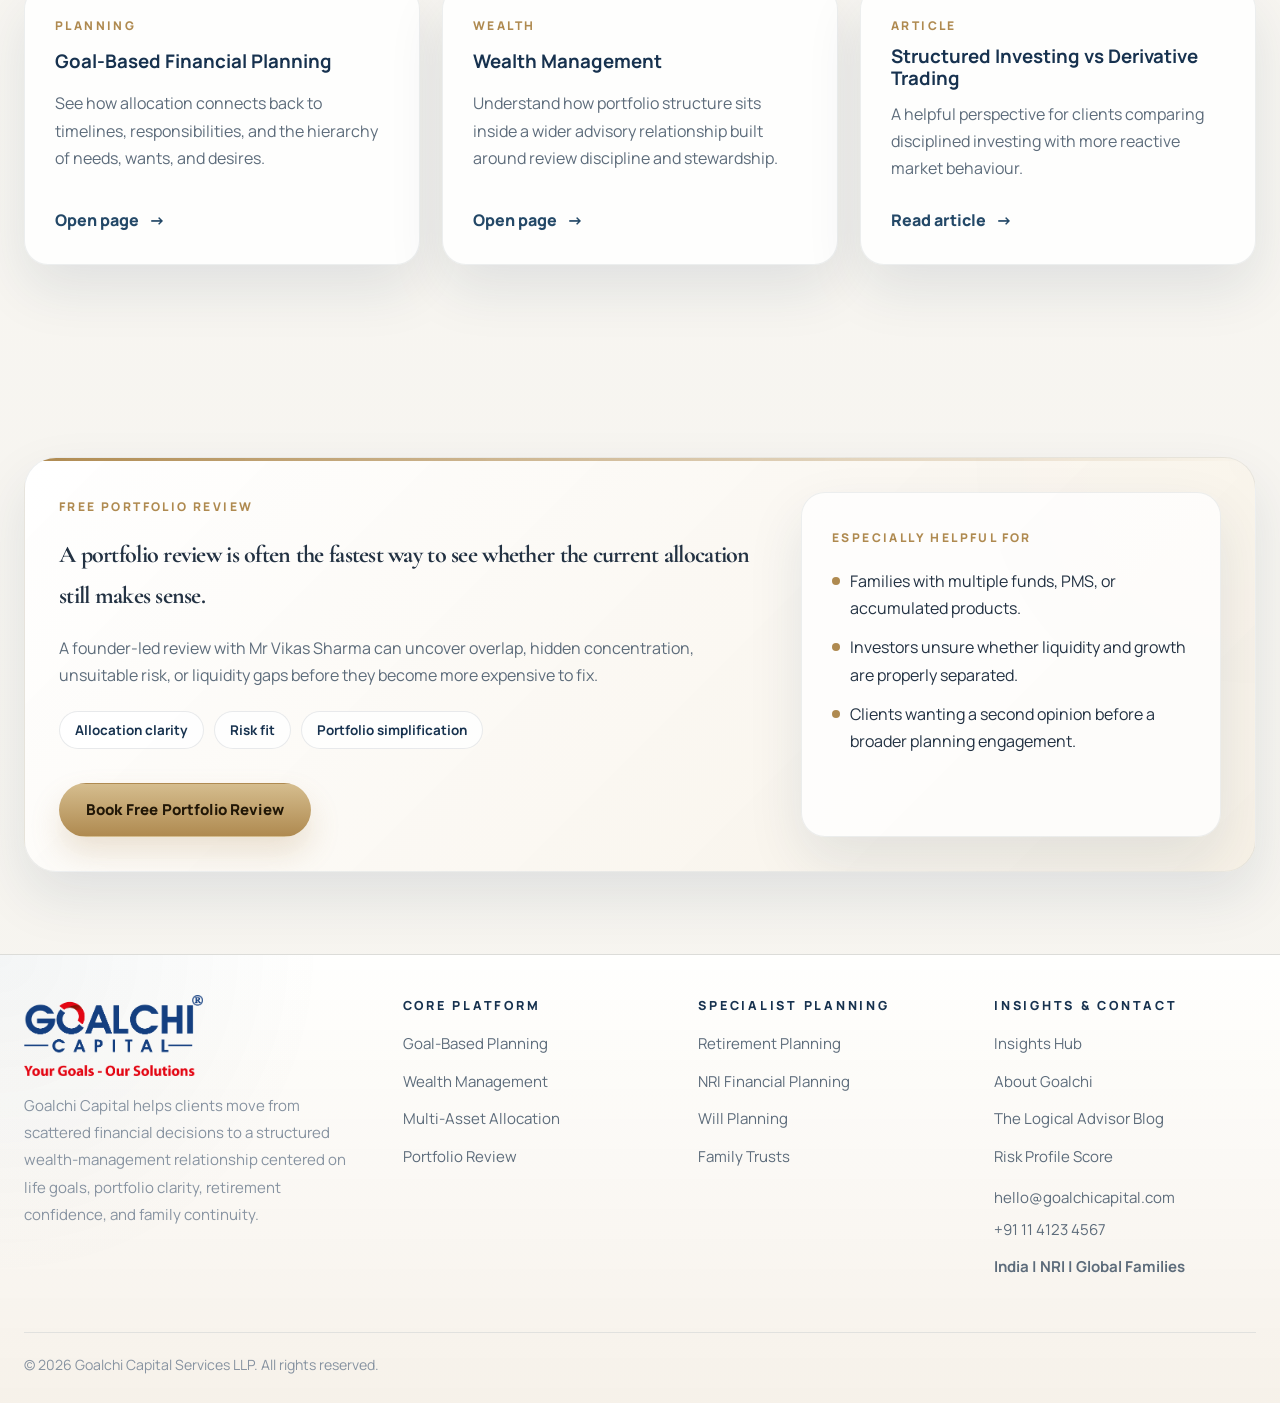
<file: multi-asset-allocation.html>
<!DOCTYPE html>
<html lang="en">
<head>
  <meta charset="UTF-8" />
  <meta name="viewport" content="width=device-width, initial-scale=1.0" />
  <title>Multi-Asset Allocation | Goalchi Capital</title>
  <meta
    name="description"
    content="Explore Goalchi Capital's multi-asset allocation philosophy across growth, stability, liquidity, resilience, and review discipline for affluent families."
  />
  <link rel="preconnect" href="https://fonts.googleapis.com">
  <link rel="preconnect" href="https://fonts.gstatic.com" crossorigin>
  <link
    href="https://fonts.googleapis.com/css2?family=Cormorant+Garamond:wght@500;600;700&amp;family=Manrope:wght@400;500;600;700;800&amp;display=swap"
    rel="stylesheet"
  />
  <link rel="stylesheet" href="assets/css/style.css" />
</head>
<body>
  <header class="nav" id="siteNav"></header>

  <main>
    <section class="page-hero section">
      <div class="container page-hero-grid">
        <div class="page-copy">
          <div class="page-breadcrumb"><a href="index.html">Home</a> / <span>Multi-Asset Allocation</span></div>
          <span class="eyebrow">Multi-Asset Allocation</span>
          <h1 class="serif page-title">Allocation becomes more powerful when every pool of capital has a defined job inside the family's financial life.</h1>
          <p>
            Goalchi treats asset allocation as a design discipline. The real question is not just what to buy, but how to organise capital across growth, income, liquidity, and resilience so families can behave with more confidence.
          </p>
        </div>

        <aside class="page-side">
          <div class="page-note">
            <span class="card-kicker">What Good Allocation Must Solve</span>
            <ul class="clean-list">
              <li>Growth for long-horizon goals</li>
              <li>Stability for planned cash-flow needs</li>
              <li>Liquidity for flexibility and confidence</li>
              <li>Resilience for uncertainty, inflation, and concentration risk</li>
            </ul>
          </div>
        </aside>
      </div>
    </section>

    <section class="paper-section section-pad section">
      <div class="container split-heading">
        <div>
          <span class="eyebrow">Allocation Philosophy</span>
          <h2 class="serif">Multi-asset allocation is the implementation of a sound financial plan, not a substitute for one.</h2>
        </div>
        <p>
          Families rarely need just one outcome from wealth. Some capital must compound, some must remain visible and dependable, and some must provide optionality when life or markets change.
        </p>
      </div>

      <div class="container service-grid">
        <article class="service-card">
          <span class="card-kicker">Purpose</span>
          <h3>Each sleeve of capital should have a role.</h3>
          <p>Allocation works best when the family can clearly distinguish long-term compounding capital from reserve capital, income capital, and strategic diversifiers.</p>
        </article>

        <article class="service-card">
          <span class="card-kicker">Suitability</span>
          <h3>Risk must be judged against consequences.</h3>
          <p>The right amount of volatility depends on when the money is needed, how essential the goal is, and how much behavioural pressure the family can tolerate.</p>
        </article>

        <article class="service-card">
          <span class="card-kicker">Behaviour</span>
          <h3>The portfolio must be understandable enough to stay invested.</h3>
          <p>Good allocation reduces fragility and confusion so decision-making remains disciplined during uncertainty instead of becoming reactive.</p>
        </article>
      </div>
    </section>

    <section class="sand-section section-pad section">
      <div class="container feature-split">
        <div class="feature-copy">
          <span class="eyebrow">How Goalchi Thinks About The Mix</span>
          <h2 class="serif">A thoughtful allocation framework separates capital by role before it optimises for return.</h2>
          <p class="lead">
            That distinction matters because families often carry overlapping goals, different time horizons, business risk, and liquidity responsibilities at the same time.
          </p>

          <div class="card-grid">
            <article class="feature-card">
              <span class="card-kicker">Growth</span>
              <h3>Equity for long-duration wealth creation</h3>
              <p>Used where the time horizon is long enough and the family can genuinely tolerate interim volatility without damaging the goal.</p>
            </article>

            <article class="feature-card">
              <span class="card-kicker">Stability</span>
              <h3>Debt and reserves for visibility</h3>
              <p>Supports planned withdrawals, near-term family obligations, and the confidence that not every need depends on equity markets behaving well.</p>
            </article>

            <article class="feature-card">
              <span class="card-kicker">Resilience</span>
              <h3>Gold and diversifiers for balance</h3>
              <p>Provides a strategic counterweight where inflation, macro uncertainty, or concentrated exposures create fragility.</p>
            </article>

            <article class="feature-card">
              <span class="card-kicker">Global Exposure</span>
              <h3>Broader opportunity and currency diversification</h3>
              <p>Particularly relevant for globally connected families or portfolios seeking diversification beyond a single economic context.</p>
            </article>
          </div>
        </div>

        <aside class="list-card">
          <span class="card-kicker">Common Allocation Mistakes</span>
          <ul>
            <li>Taking equity risk in money that should remain stable.</li>
            <li>Owning too many products without portfolio-level clarity.</li>
            <li>Ignoring liquidity because the total corpus looks large.</li>
            <li>Confusing diversification with randomness.</li>
          </ul>
        </aside>
      </div>
    </section>

    <section class="section section-pad">
      <div class="container split-heading">
        <div>
          <span class="eyebrow">Decision Framework</span>
          <h2 class="serif">The quality of allocation depends on the quality of the questions asked first.</h2>
        </div>
        <p>
          Goalchi uses a planning-led sequence so allocation decisions emerge from the family's objectives instead of short-term market excitement.
        </p>
      </div>

      <div class="container process-list">
        <article class="process-item">
          <span class="process-number">01</span>
          <div>
            <h3>Define the job of the capital</h3>
            <p>We first clarify whether the money is meant for growth, reserve protection, retirement income, education, continuity, or optionality.</p>
          </div>
        </article>

        <article class="process-item">
          <span class="process-number">02</span>
          <div>
            <h3>Match risk to timeline and consequence</h3>
            <p>Different goals can absorb different levels of volatility. Allocation gets stronger when those differences are made explicit.</p>
          </div>
        </article>

        <article class="process-item">
          <span class="process-number">03</span>
          <div>
            <h3>Review overlap, concentration, and liquidity</h3>
            <p>The portfolio is assessed at the whole-of-balance-sheet level, not simply product by product.</p>
          </div>
        </article>

        <article class="process-item">
          <span class="process-number">04</span>
          <div>
            <h3>Revisit as life and markets evolve</h3>
            <p>Allocation is kept alive through review discipline so changing goals, family events, and market cycles can be absorbed deliberately.</p>
          </div>
        </article>
      </div>
    </section>

    <section class="paper-section section-pad section">
      <div class="container feature-split">
        <div class="feature-copy">
          <span class="eyebrow">Risk And Allocation</span>
          <h2 class="serif">Risk profiling becomes more meaningful when it is connected to the role each asset class is expected to play.</h2>
          <p class="lead">
            Families often discover that their discomfort is not with markets in general, but with taking the wrong kind of risk in the wrong part of the portfolio.
          </p>

          <div class="btn-row">
            <a href="https://goalchicapital.github.io/risk-profiler/" class="btn btn-primary" target="_blank" rel="noreferrer">Find Out Your Risk Profile Score</a>
            <a href="wealth-management.html" class="btn btn-outline">See Wealth Management</a>
          </div>
        </div>

        <aside class="quote-card">
          <h3 class="serif">Allocation is not about owning a little of everything. It is about holding the right things for the right reasons.</h3>
          <p>That is what turns a collection of holdings into a coherent portfolio.</p>
          <div class="quote-meta">Goalchi investment philosophy</div>
        </aside>
      </div>
    </section>

    <section class="section section-pad">
      <div class="container split-heading">
        <div>
          <span class="eyebrow">Related Reading &amp; Pathways</span>
          <h2 class="serif">Allocation decisions make more sense when viewed inside the wider platform.</h2>
        </div>
        <p>
          These next pages help clients move from allocation theory into planning, wealth governance, and practical review.
        </p>
      </div>

      <div class="container article-grid three">
        <article class="article-card">
          <div class="article-meta">Planning</div>
          <h3>Goal-Based Financial Planning</h3>
          <p>See how allocation connects back to timelines, responsibilities, and the hierarchy of needs, wants, and desires.</p>
          <a class="text-link" href="goal-based-planning.html">Open page</a>
        </article>

        <article class="article-card">
          <div class="article-meta">Wealth</div>
          <h3>Wealth Management</h3>
          <p>Understand how portfolio structure sits inside a wider advisory relationship built around review discipline and stewardship.</p>
          <a class="text-link" href="wealth-management.html">Open page</a>
        </article>

        <article class="article-card">
          <div class="article-meta">Article</div>
          <h3>Structured Investing vs Derivative Trading</h3>
          <p>A helpful perspective for clients comparing disciplined investing with more reactive market behaviour.</p>
          <a class="text-link" href="https://www.thelogicaladvisor.com/structured-investing-vs-derivative-trading/" target="_blank" rel="noreferrer">Read article</a>
        </article>
      </div>
    </section>

    <section class="section section-compact">
      <div class="container">
        <div class="review-divider">
          <div class="review-grid">
            <div class="review-copy">
              <span class="eyebrow">Free Portfolio Review</span>
              <h2 class="serif">A portfolio review is often the fastest way to see whether the current allocation still makes sense.</h2>
              <p>
                A founder-led review with Mr Vikas Sharma can uncover overlap, hidden concentration, unsuitable risk, or liquidity gaps before they become more expensive to fix.
              </p>
              <div class="review-marks">
                <span class="micro-pill">Allocation clarity</span>
                <span class="micro-pill">Risk fit</span>
                <span class="micro-pill">Portfolio simplification</span>
              </div>
              <div class="btn-row">
                <a href="https://calendly.com/goalchicapital/portfolio-review-meeting-with-mr-vikas-sharma?back=1&amp;month=2026-03" class="btn btn-primary" target="_blank" rel="noreferrer">Book Free Portfolio Review</a>
              </div>
            </div>

            <aside class="review-panel">
              <span class="card-kicker">Especially Helpful For</span>
              <ul class="clean-list">
                <li>Families with multiple funds, PMS, or accumulated products.</li>
                <li>Investors unsure whether liquidity and growth are properly separated.</li>
                <li>Clients wanting a second opinion before a broader planning engagement.</li>
              </ul>
            </aside>
          </div>
        </div>
      </div>
    </section>
  </main>

  <footer class="footer"></footer>

  <script src="assets/js/main.js"></script>
</body>
</html>
</file>
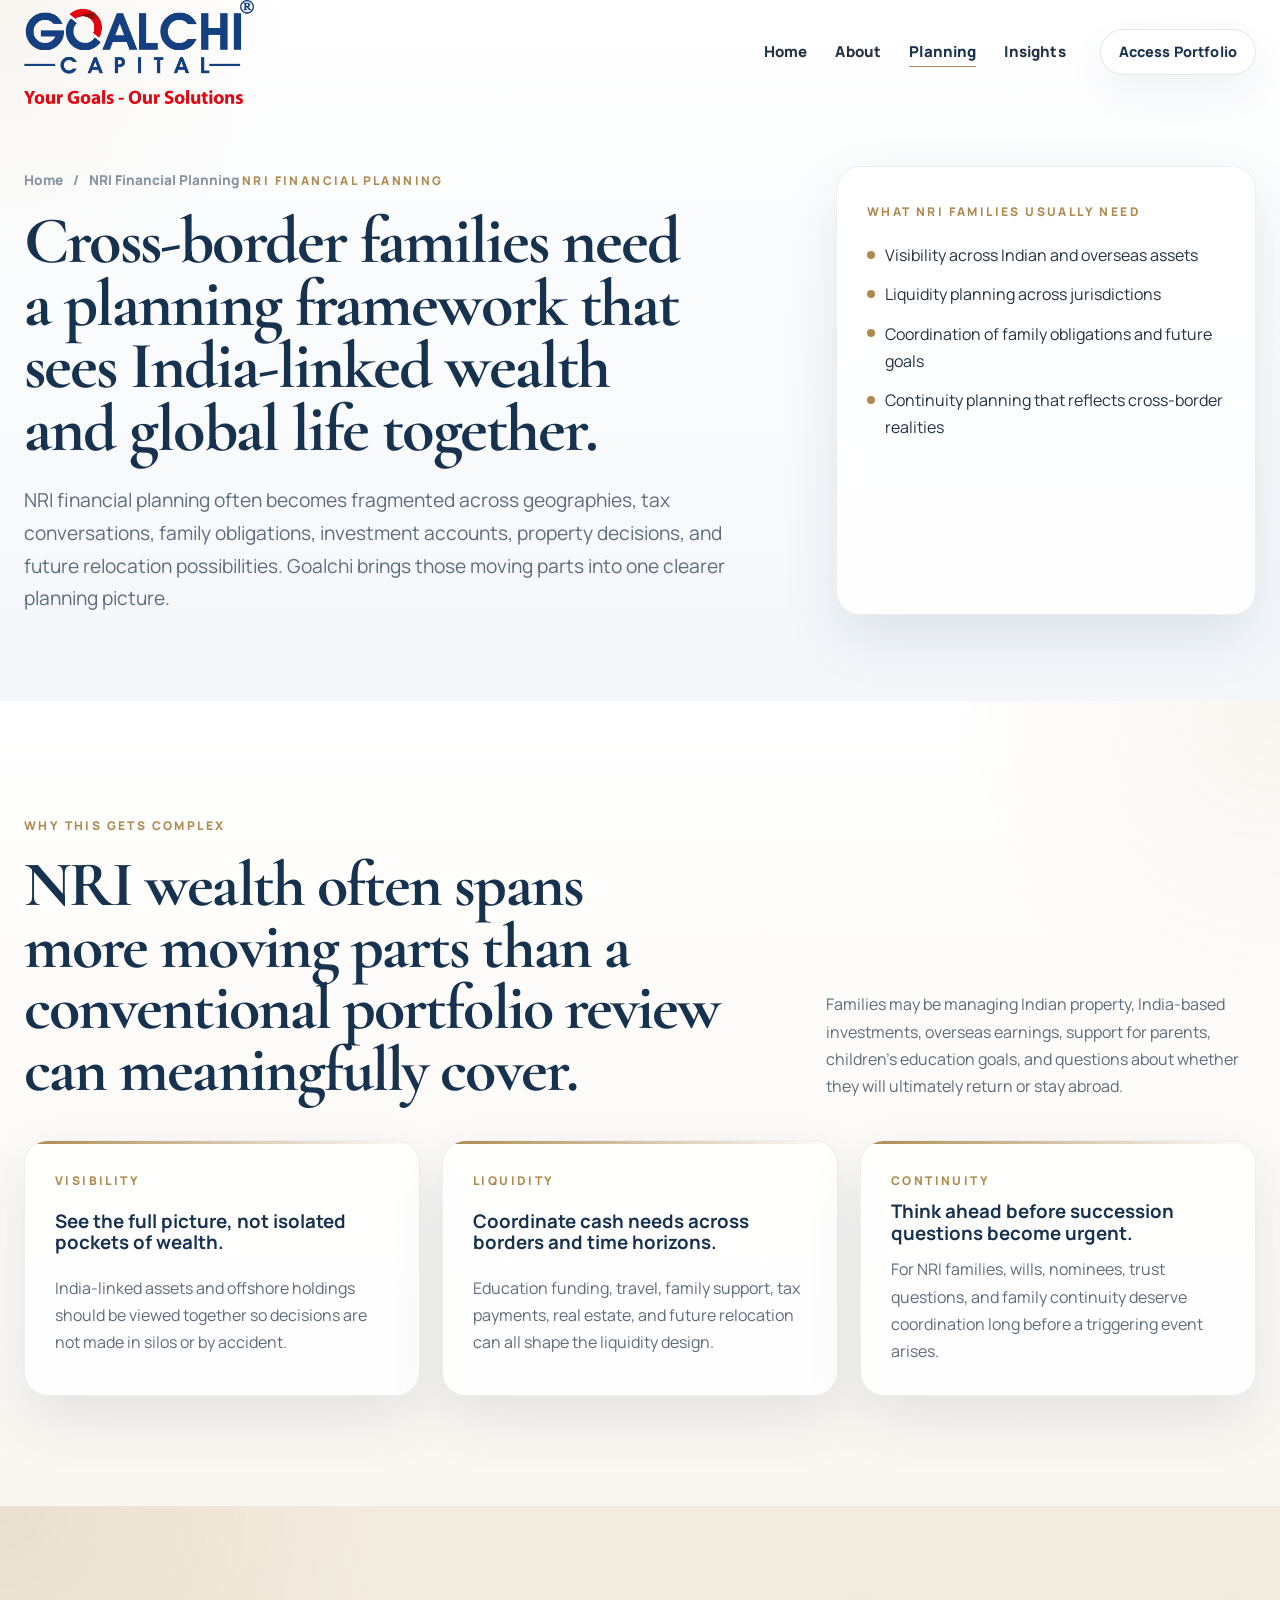
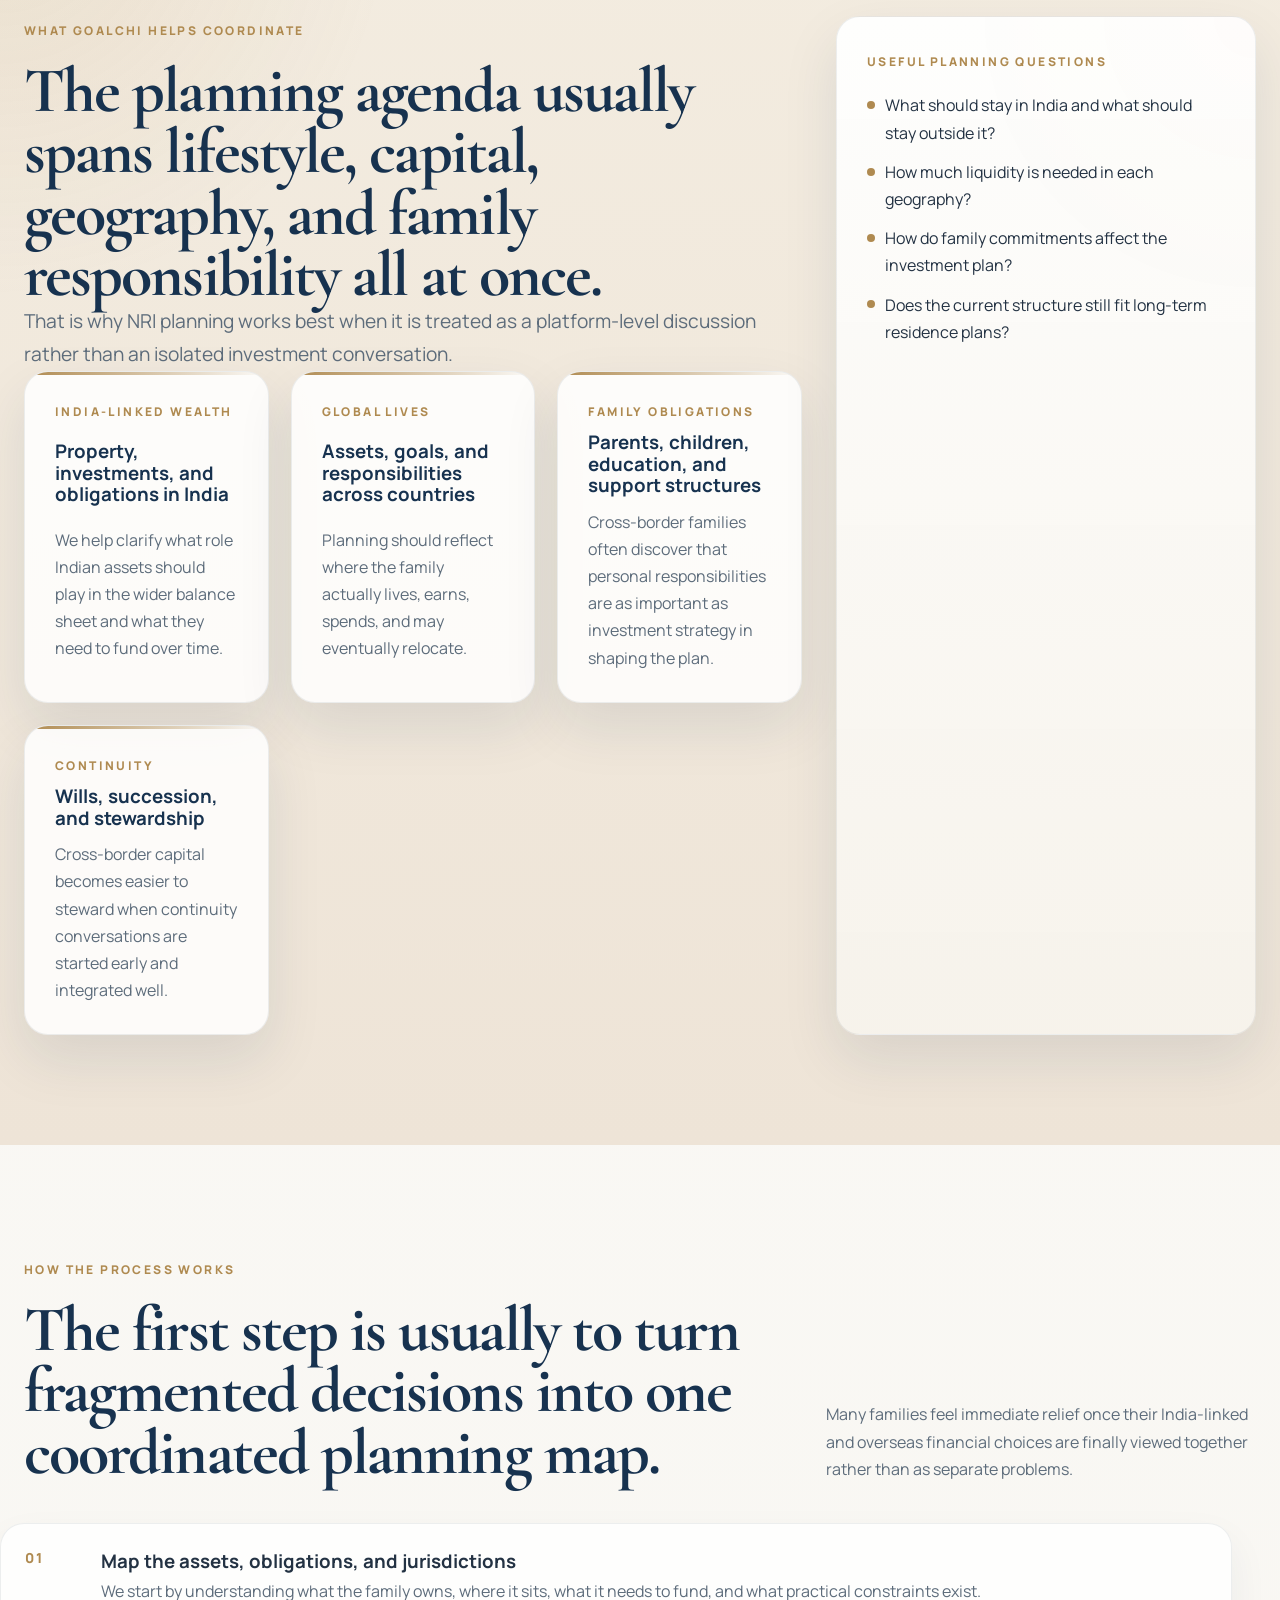
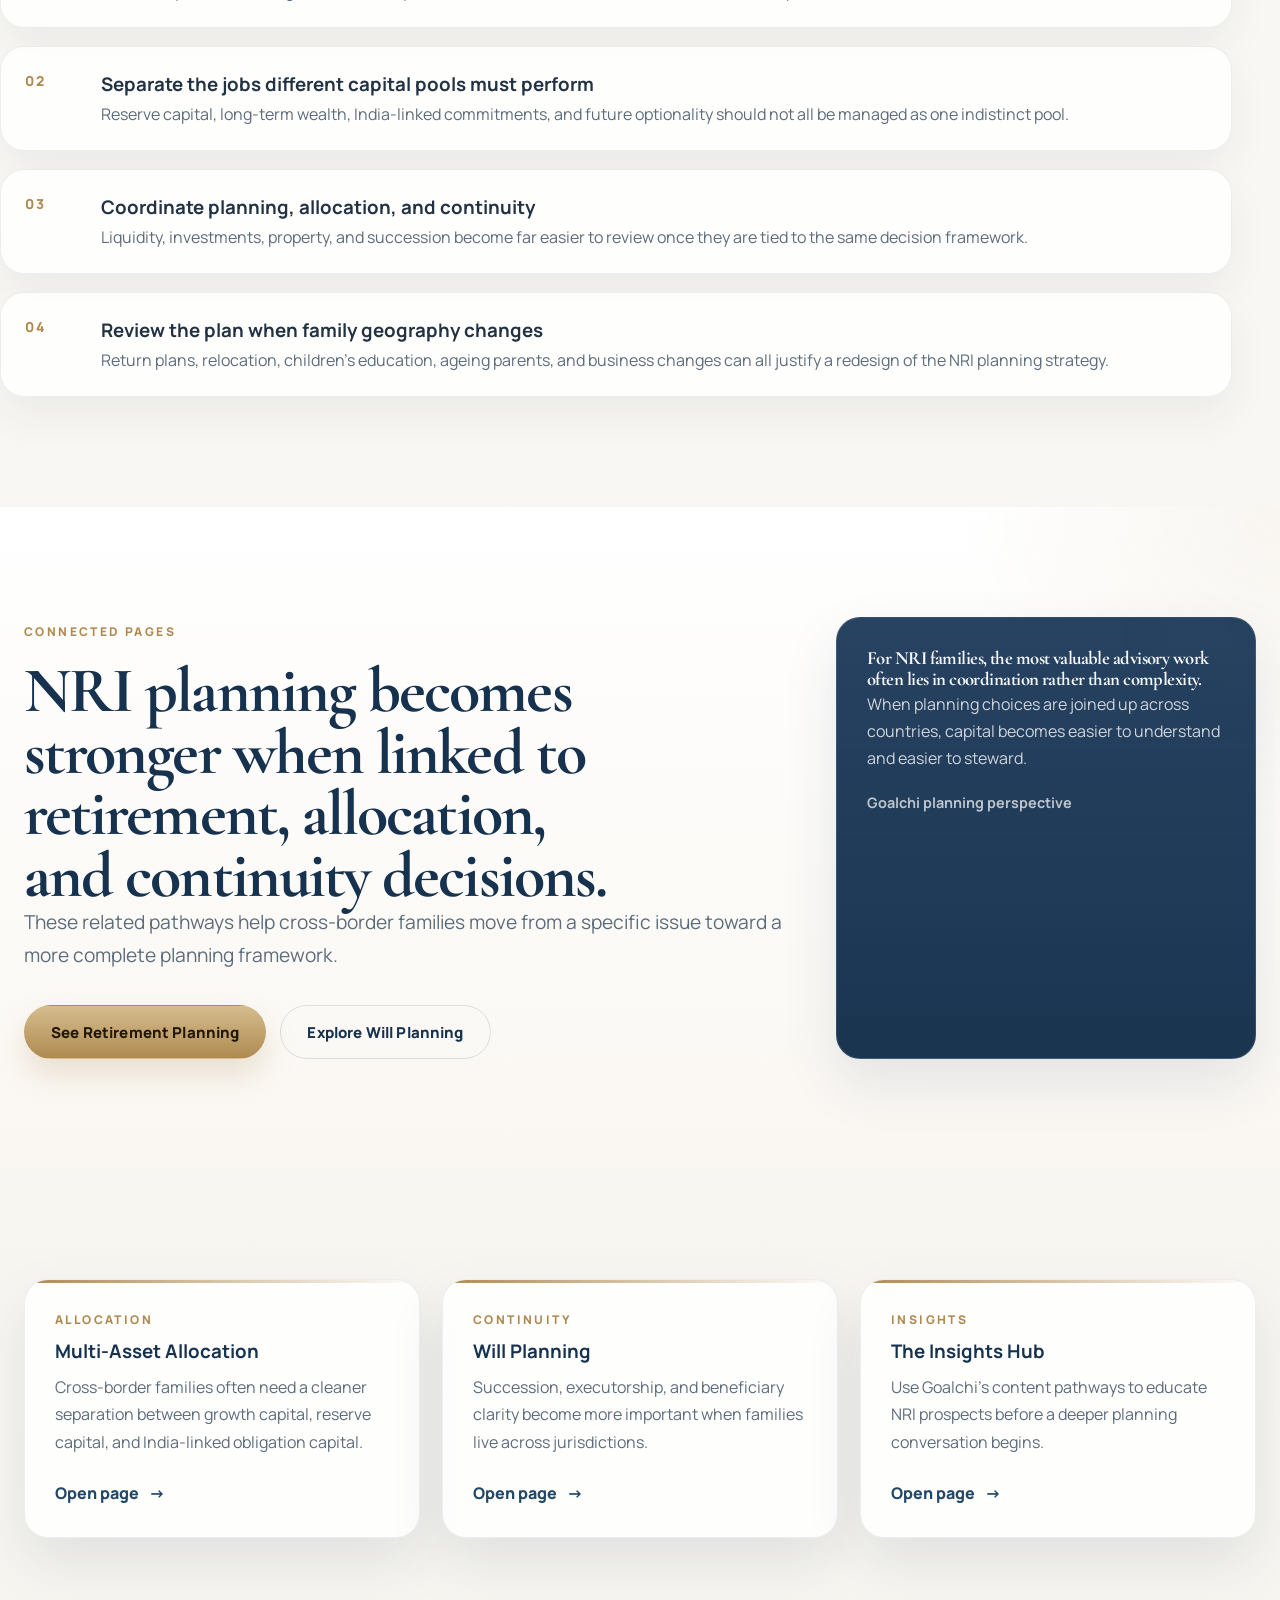
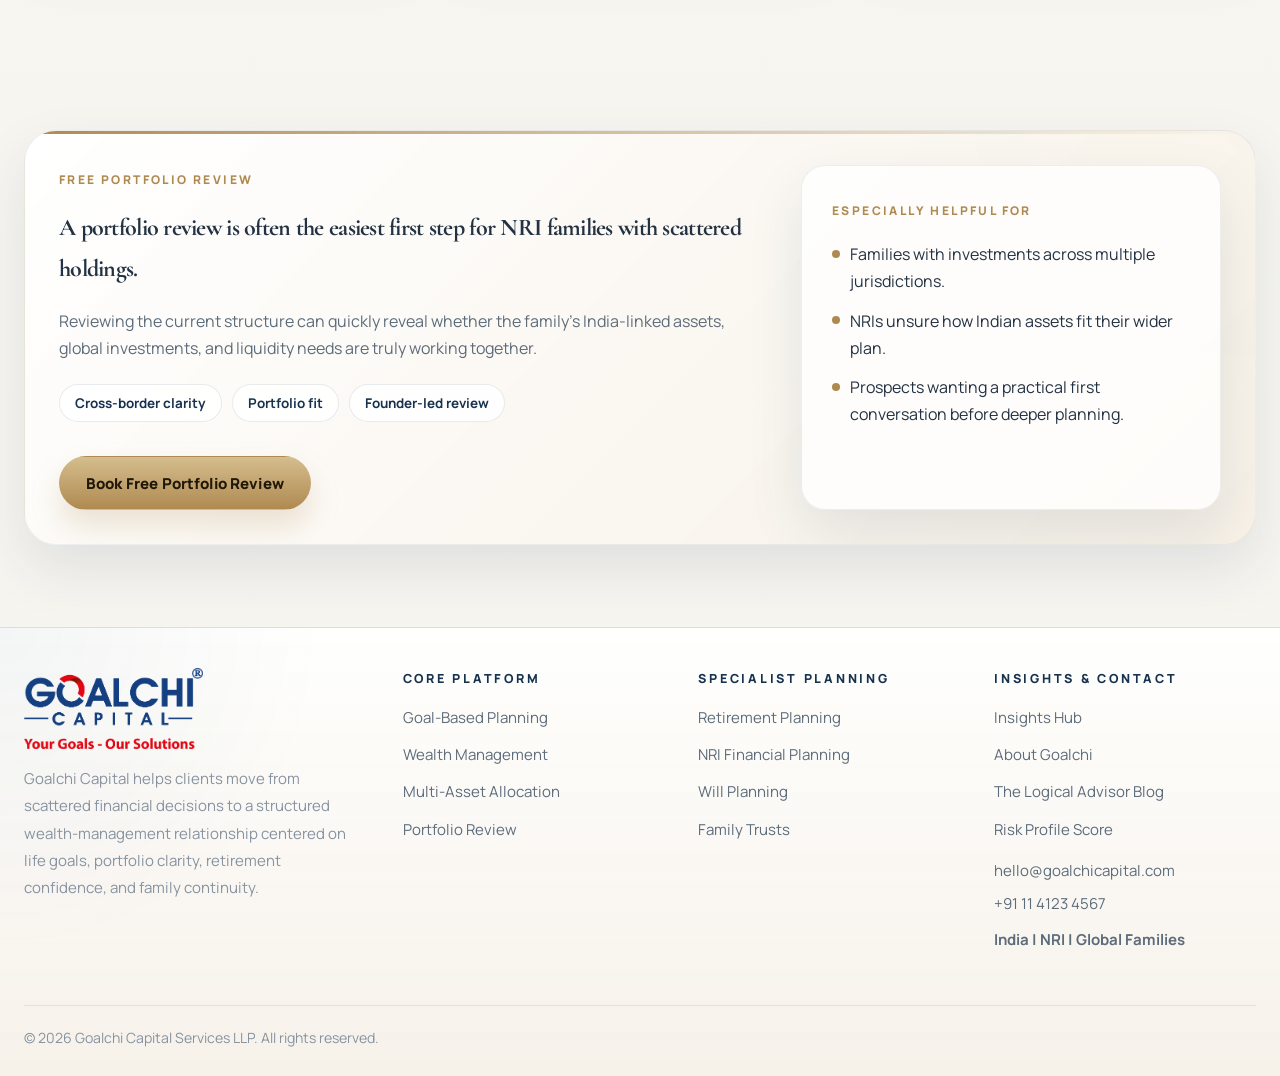
<file: nri-financial-planning.html>
<!DOCTYPE html>
<html lang="en">
<head>
  <meta charset="UTF-8" />
  <meta name="viewport" content="width=device-width, initial-scale=1.0" />
  <title>NRI Financial Planning | Goalchi Capital</title>
  <meta
    name="description"
    content="Explore Goalchi Capital's NRI financial planning approach covering India-linked wealth, global family responsibilities, liquidity, succession, and cross-border coordination."
  />
  <link rel="preconnect" href="https://fonts.googleapis.com">
  <link rel="preconnect" href="https://fonts.gstatic.com" crossorigin>
  <link
    href="https://fonts.googleapis.com/css2?family=Cormorant+Garamond:wght@500;600;700&amp;family=Manrope:wght@400;500;600;700;800&amp;display=swap"
    rel="stylesheet"
  />
  <link rel="stylesheet" href="assets/css/style.css" />
</head>
<body>
  <header class="nav" id="siteNav"></header>

  <main>
    <section class="page-hero section">
      <div class="container page-hero-grid">
        <div class="page-copy">
          <div class="page-breadcrumb"><a href="index.html">Home</a> / <span>NRI Financial Planning</span></div>
          <span class="eyebrow">NRI Financial Planning</span>
          <h1 class="serif page-title">Cross-border families need a planning framework that sees India-linked wealth and global life together.</h1>
          <p>
            NRI financial planning often becomes fragmented across geographies, tax conversations, family obligations,
            investment accounts, property decisions, and future relocation possibilities. Goalchi brings those moving parts into one clearer planning picture.
          </p>
        </div>

        <aside class="page-side">
          <div class="page-note">
            <span class="card-kicker">What NRI Families Usually Need</span>
            <ul class="clean-list">
              <li>Visibility across Indian and overseas assets</li>
              <li>Liquidity planning across jurisdictions</li>
              <li>Coordination of family obligations and future goals</li>
              <li>Continuity planning that reflects cross-border realities</li>
            </ul>
          </div>
        </aside>
      </div>
    </section>

    <section class="paper-section section-pad section">
      <div class="container split-heading">
        <div>
          <span class="eyebrow">Why This Gets Complex</span>
          <h2 class="serif">NRI wealth often spans more moving parts than a conventional portfolio review can meaningfully cover.</h2>
        </div>
        <p>
          Families may be managing Indian property, India-based investments, overseas earnings, support for parents, children's education goals, and questions about whether they will ultimately return or stay abroad.
        </p>
      </div>

      <div class="container service-grid">
        <article class="service-card">
          <span class="card-kicker">Visibility</span>
          <h3>See the full picture, not isolated pockets of wealth.</h3>
          <p>India-linked assets and offshore holdings should be viewed together so decisions are not made in silos or by accident.</p>
        </article>

        <article class="service-card">
          <span class="card-kicker">Liquidity</span>
          <h3>Coordinate cash needs across borders and time horizons.</h3>
          <p>Education funding, travel, family support, tax payments, real estate, and future relocation can all shape the liquidity design.</p>
        </article>

        <article class="service-card">
          <span class="card-kicker">Continuity</span>
          <h3>Think ahead before succession questions become urgent.</h3>
          <p>For NRI families, wills, nominees, trust questions, and family continuity deserve coordination long before a triggering event arises.</p>
        </article>
      </div>
    </section>

    <section class="sand-section section-pad section">
      <div class="container feature-split">
        <div class="feature-copy">
          <span class="eyebrow">What Goalchi Helps Coordinate</span>
          <h2 class="serif">The planning agenda usually spans lifestyle, capital, geography, and family responsibility all at once.</h2>
          <p class="lead">
            That is why NRI planning works best when it is treated as a platform-level discussion rather than an isolated investment conversation.
          </p>

          <div class="card-grid">
            <article class="feature-card">
              <span class="card-kicker">India-Linked Wealth</span>
              <h3>Property, investments, and obligations in India</h3>
              <p>We help clarify what role Indian assets should play in the wider balance sheet and what they need to fund over time.</p>
            </article>

            <article class="feature-card">
              <span class="card-kicker">Global Lives</span>
              <h3>Assets, goals, and responsibilities across countries</h3>
              <p>Planning should reflect where the family actually lives, earns, spends, and may eventually relocate.</p>
            </article>

            <article class="feature-card">
              <span class="card-kicker">Family Obligations</span>
              <h3>Parents, children, education, and support structures</h3>
              <p>Cross-border families often discover that personal responsibilities are as important as investment strategy in shaping the plan.</p>
            </article>

            <article class="feature-card">
              <span class="card-kicker">Continuity</span>
              <h3>Wills, succession, and stewardship</h3>
              <p>Cross-border capital becomes easier to steward when continuity conversations are started early and integrated well.</p>
            </article>
          </div>
        </div>

        <aside class="list-card">
          <span class="card-kicker">Useful Planning Questions</span>
          <ul>
            <li>What should stay in India and what should stay outside it?</li>
            <li>How much liquidity is needed in each geography?</li>
            <li>How do family commitments affect the investment plan?</li>
            <li>Does the current structure still fit long-term residence plans?</li>
          </ul>
        </aside>
      </div>
    </section>

    <section class="section section-pad">
      <div class="container split-heading">
        <div>
          <span class="eyebrow">How The Process Works</span>
          <h2 class="serif">The first step is usually to turn fragmented decisions into one coordinated planning map.</h2>
        </div>
        <p>
          Many families feel immediate relief once their India-linked and overseas financial choices are finally viewed together rather than as separate problems.
        </p>
      </div>

      <div class="container process-list">
        <article class="process-item">
          <span class="process-number">01</span>
          <div>
            <h3>Map the assets, obligations, and jurisdictions</h3>
            <p>We start by understanding what the family owns, where it sits, what it needs to fund, and what practical constraints exist.</p>
          </div>
        </article>

        <article class="process-item">
          <span class="process-number">02</span>
          <div>
            <h3>Separate the jobs different capital pools must perform</h3>
            <p>Reserve capital, long-term wealth, India-linked commitments, and future optionality should not all be managed as one indistinct pool.</p>
          </div>
        </article>

        <article class="process-item">
          <span class="process-number">03</span>
          <div>
            <h3>Coordinate planning, allocation, and continuity</h3>
            <p>Liquidity, investments, property, and succession become far easier to review once they are tied to the same decision framework.</p>
          </div>
        </article>

        <article class="process-item">
          <span class="process-number">04</span>
          <div>
            <h3>Review the plan when family geography changes</h3>
            <p>Return plans, relocation, children's education, ageing parents, and business changes can all justify a redesign of the NRI planning strategy.</p>
          </div>
        </article>
      </div>
    </section>

    <section class="paper-section section-pad section">
      <div class="container feature-split">
        <div class="feature-copy">
          <span class="eyebrow">Connected Pages</span>
          <h2 class="serif">NRI planning becomes stronger when linked to retirement, allocation, and continuity decisions.</h2>
          <p class="lead">
            These related pathways help cross-border families move from a specific issue toward a more complete planning framework.
          </p>

          <div class="btn-row">
            <a href="retirement-planning.html" class="btn btn-primary">See Retirement Planning</a>
            <a href="will-planning.html" class="btn btn-outline">Explore Will Planning</a>
          </div>
        </div>

        <aside class="quote-card">
          <h3 class="serif">For NRI families, the most valuable advisory work often lies in coordination rather than complexity.</h3>
          <p>When planning choices are joined up across countries, capital becomes easier to understand and easier to steward.</p>
          <div class="quote-meta">Goalchi planning perspective</div>
        </aside>
      </div>
    </section>

    <section class="section section-pad">
      <div class="container article-grid three">
        <article class="article-card">
          <div class="article-meta">Allocation</div>
          <h3>Multi-Asset Allocation</h3>
          <p>Cross-border families often need a cleaner separation between growth capital, reserve capital, and India-linked obligation capital.</p>
          <a class="text-link" href="multi-asset-allocation.html">Open page</a>
        </article>

        <article class="article-card">
          <div class="article-meta">Continuity</div>
          <h3>Will Planning</h3>
          <p>Succession, executorship, and beneficiary clarity become more important when families live across jurisdictions.</p>
          <a class="text-link" href="will-planning.html">Open page</a>
        </article>

        <article class="article-card">
          <div class="article-meta">Insights</div>
          <h3>The Insights Hub</h3>
          <p>Use Goalchi's content pathways to educate NRI prospects before a deeper planning conversation begins.</p>
          <a class="text-link" href="insights.html">Open page</a>
        </article>
      </div>
    </section>

    <section class="section section-compact">
      <div class="container">
        <div class="review-divider">
          <div class="review-grid">
            <div class="review-copy">
              <span class="eyebrow">Free Portfolio Review</span>
              <h2 class="serif">A portfolio review is often the easiest first step for NRI families with scattered holdings.</h2>
              <p>
                Reviewing the current structure can quickly reveal whether the family's India-linked assets, global investments, and liquidity needs are truly working together.
              </p>
              <div class="review-marks">
                <span class="micro-pill">Cross-border clarity</span>
                <span class="micro-pill">Portfolio fit</span>
                <span class="micro-pill">Founder-led review</span>
              </div>
              <div class="btn-row">
                <a href="https://calendly.com/goalchicapital/portfolio-review-meeting-with-mr-vikas-sharma?back=1&amp;month=2026-03" class="btn btn-primary" target="_blank" rel="noreferrer">Book Free Portfolio Review</a>
              </div>
            </div>

            <aside class="review-panel">
              <span class="card-kicker">Especially Helpful For</span>
              <ul class="clean-list">
                <li>Families with investments across multiple jurisdictions.</li>
                <li>NRIs unsure how Indian assets fit their wider plan.</li>
                <li>Prospects wanting a practical first conversation before deeper planning.</li>
              </ul>
            </aside>
          </div>
        </div>
      </div>
    </section>
  </main>

  <footer class="footer"></footer>

  <script src="assets/js/main.js"></script>
</body>
</html>
</file>
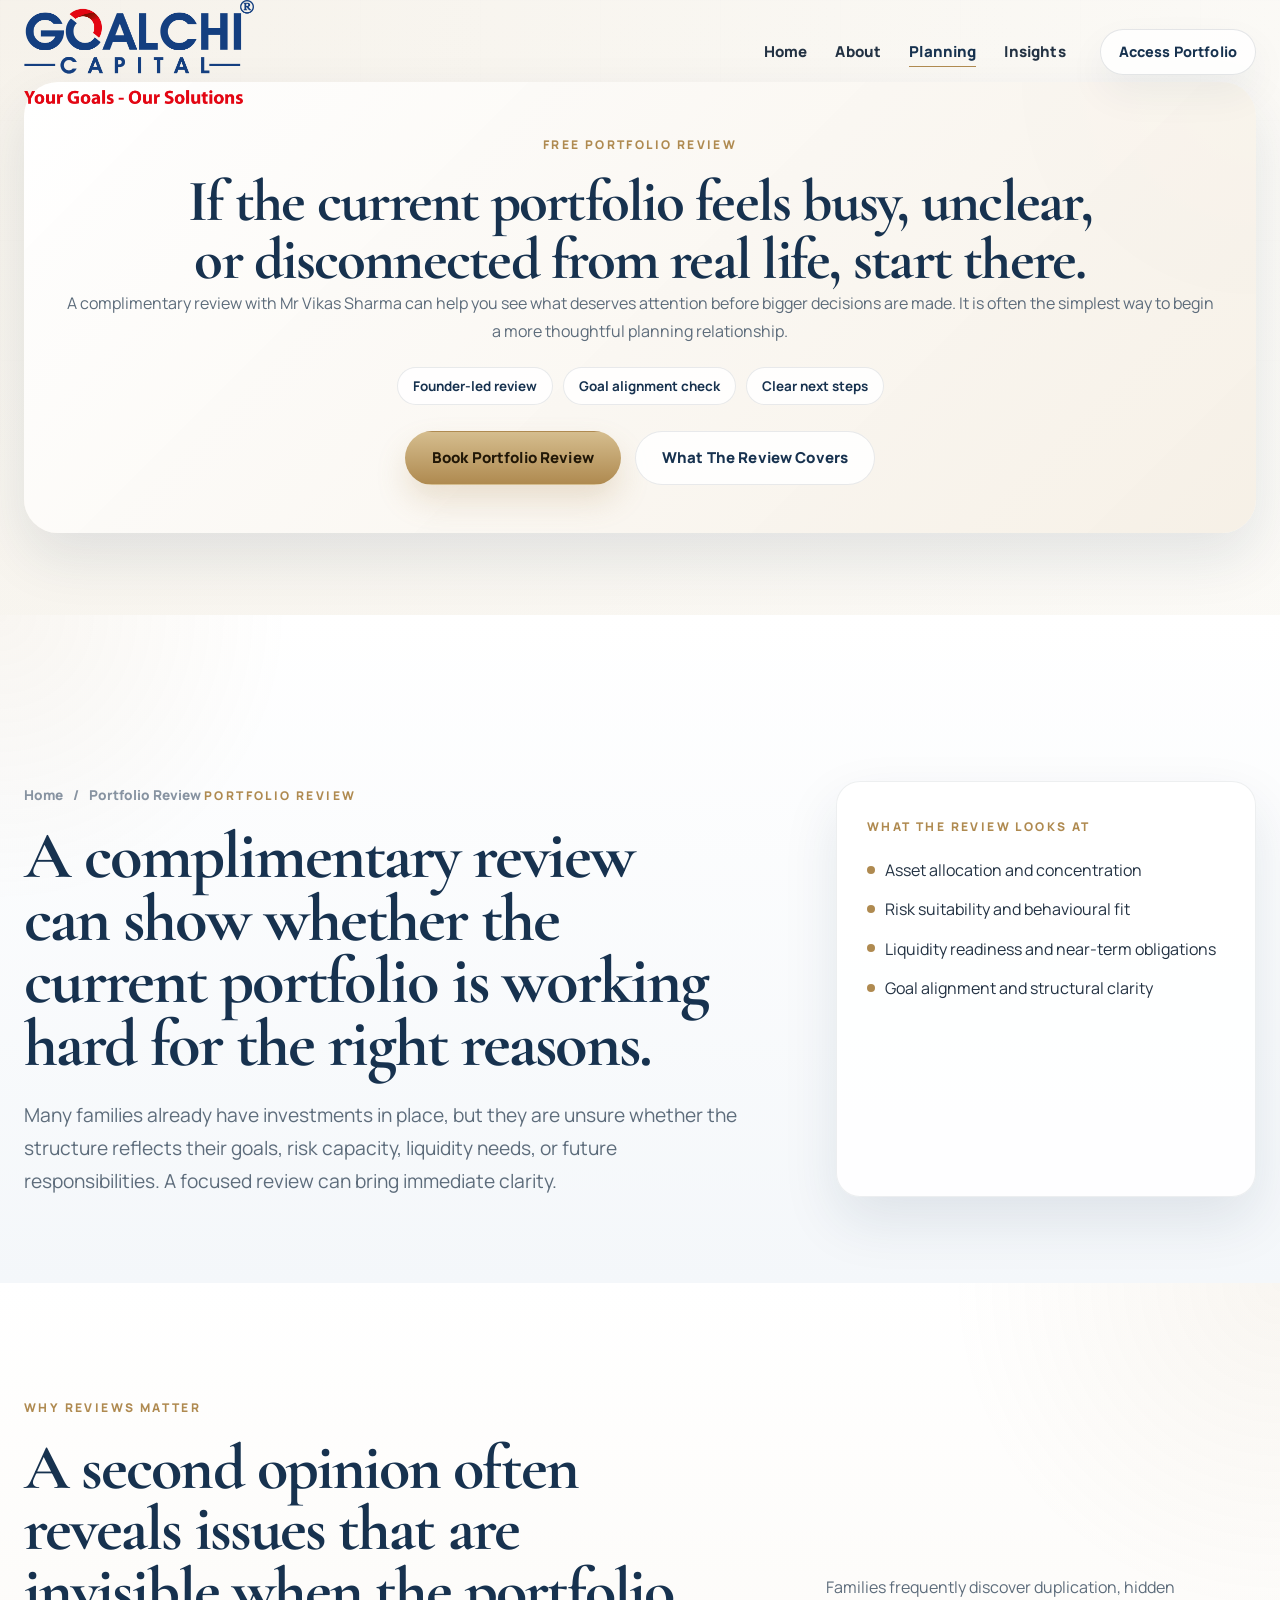
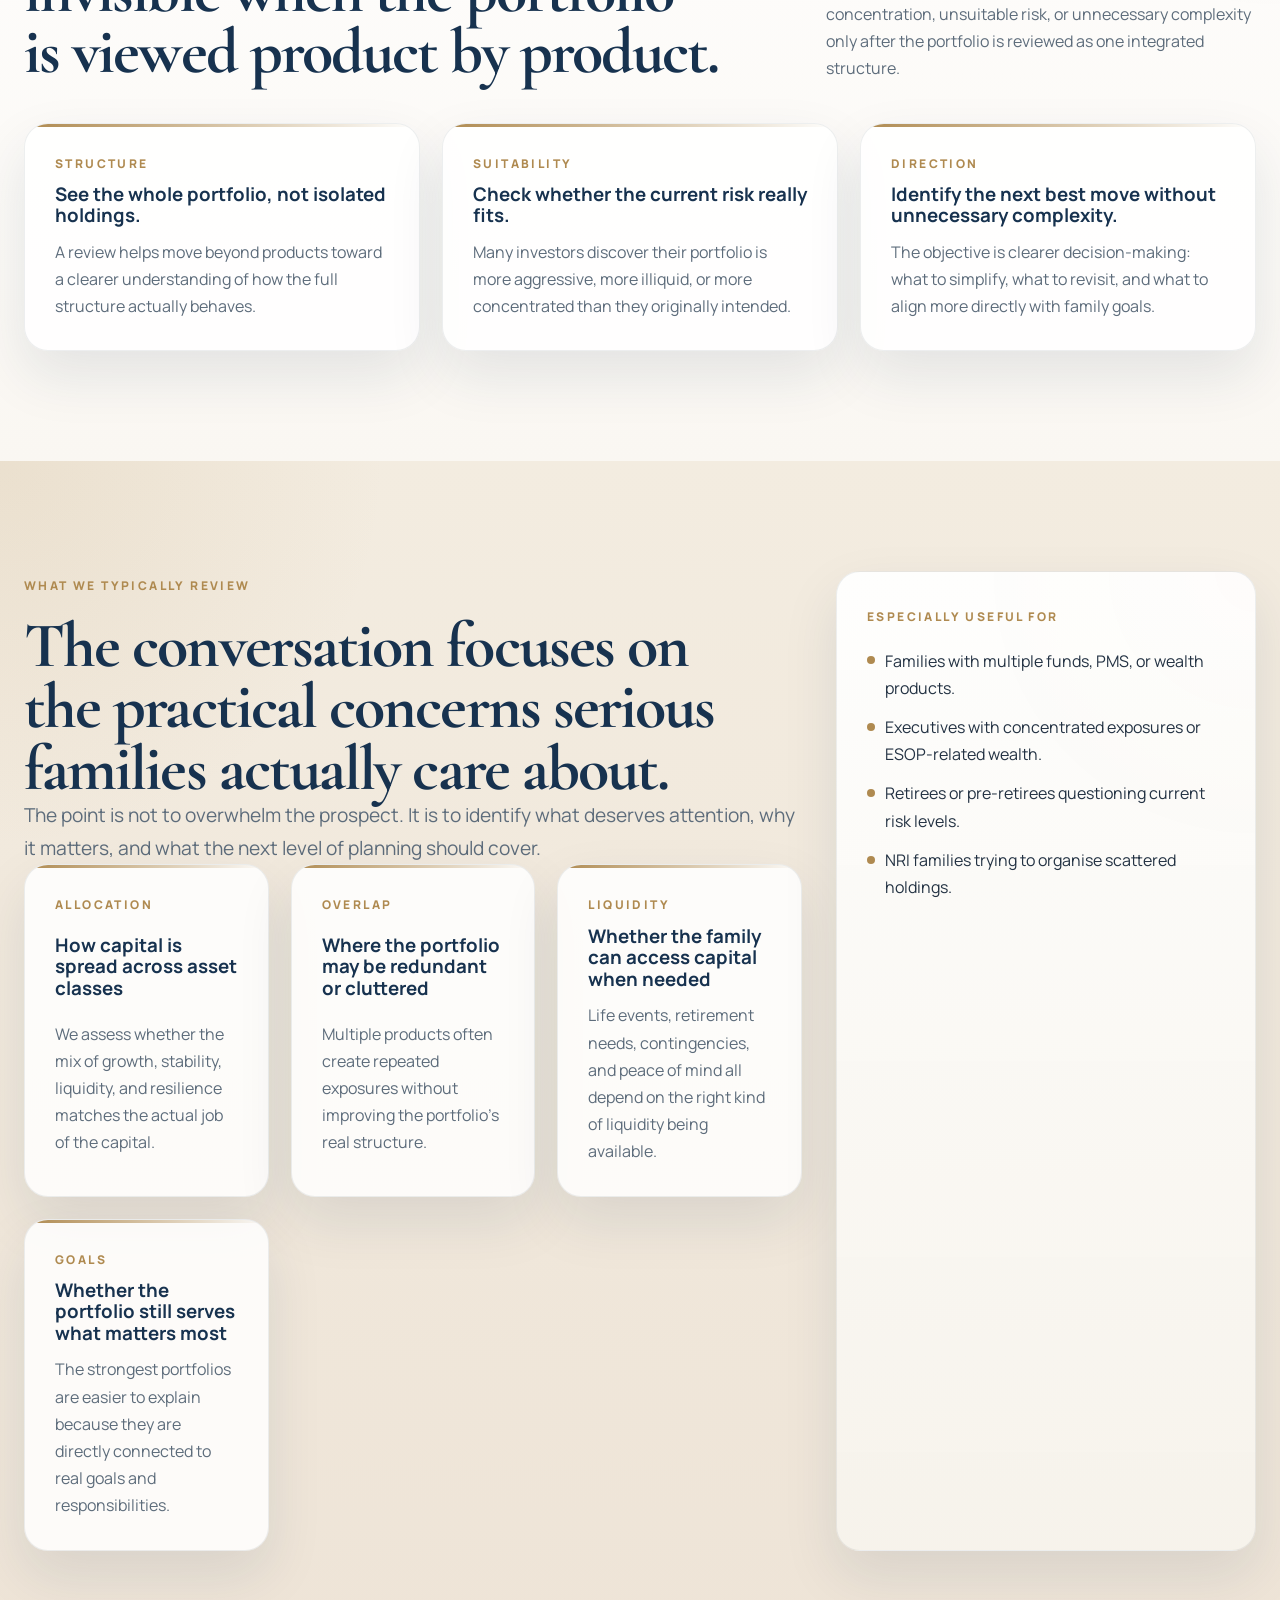
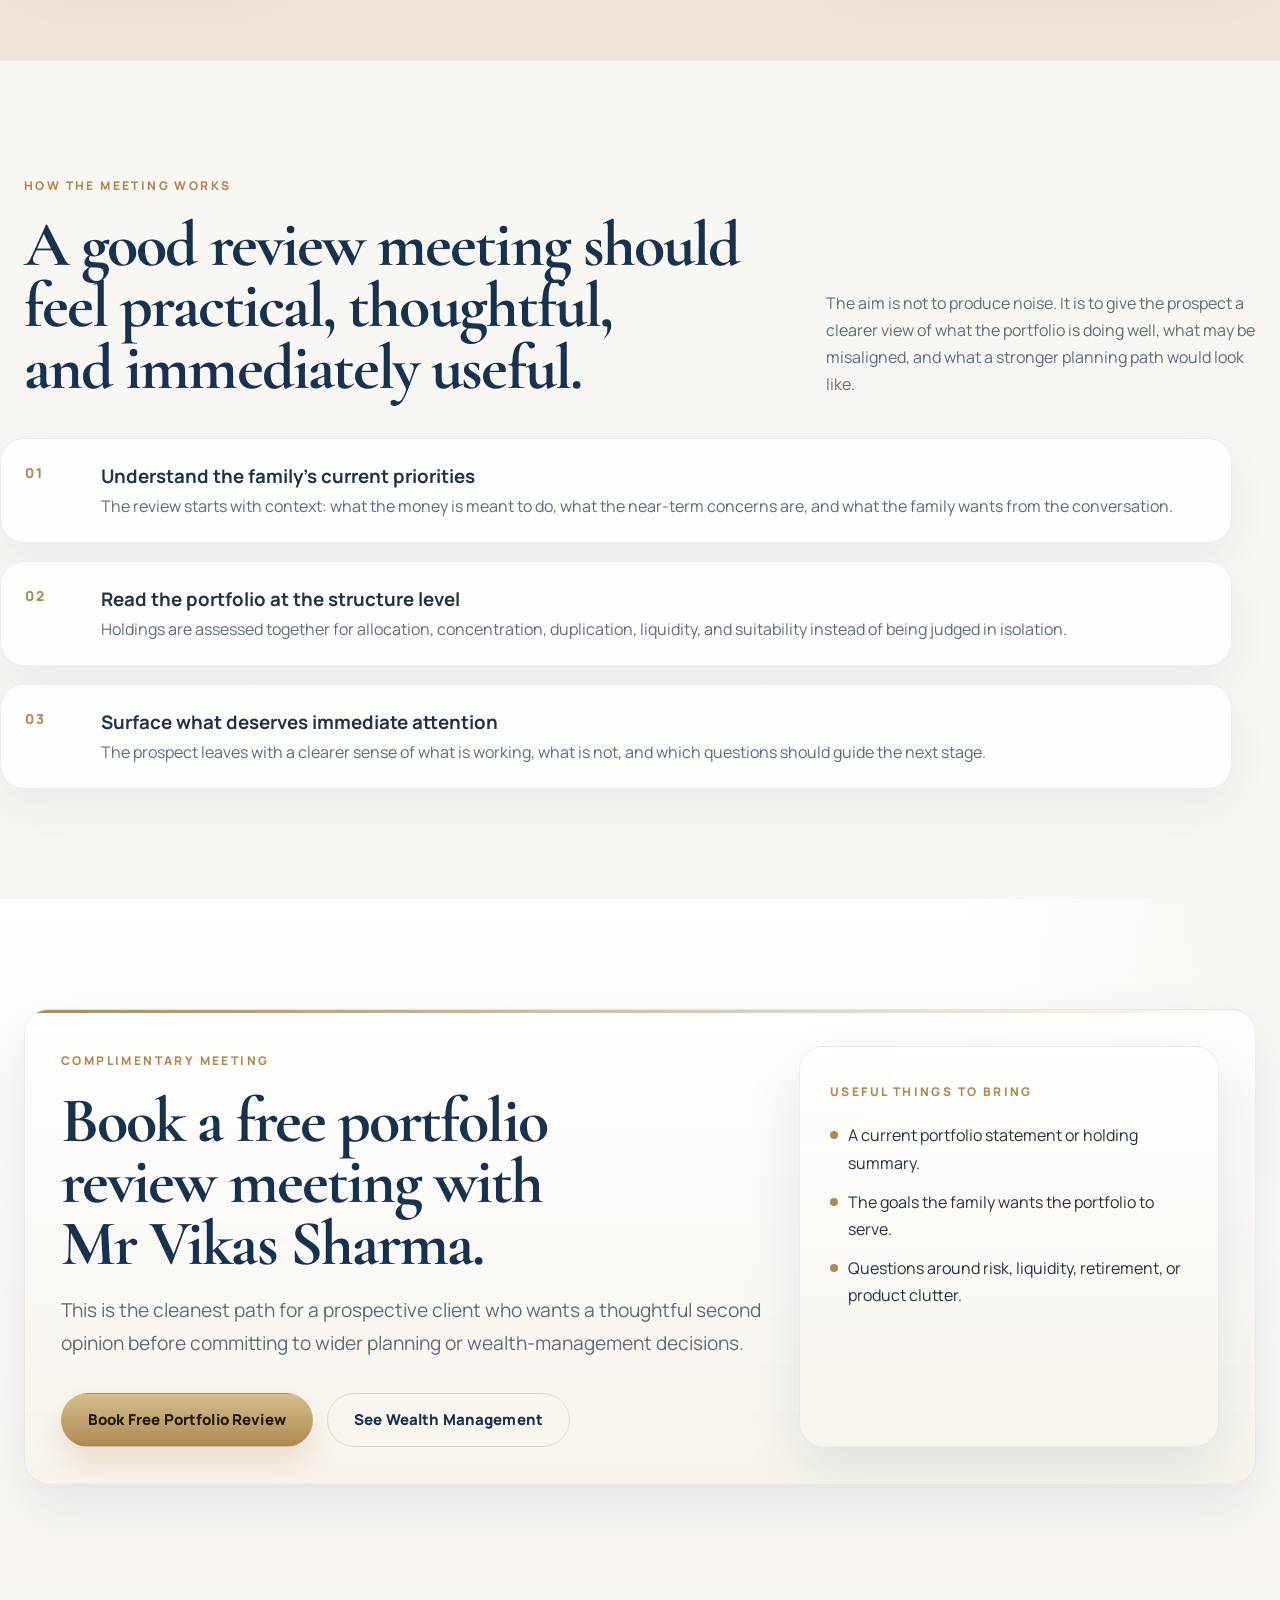
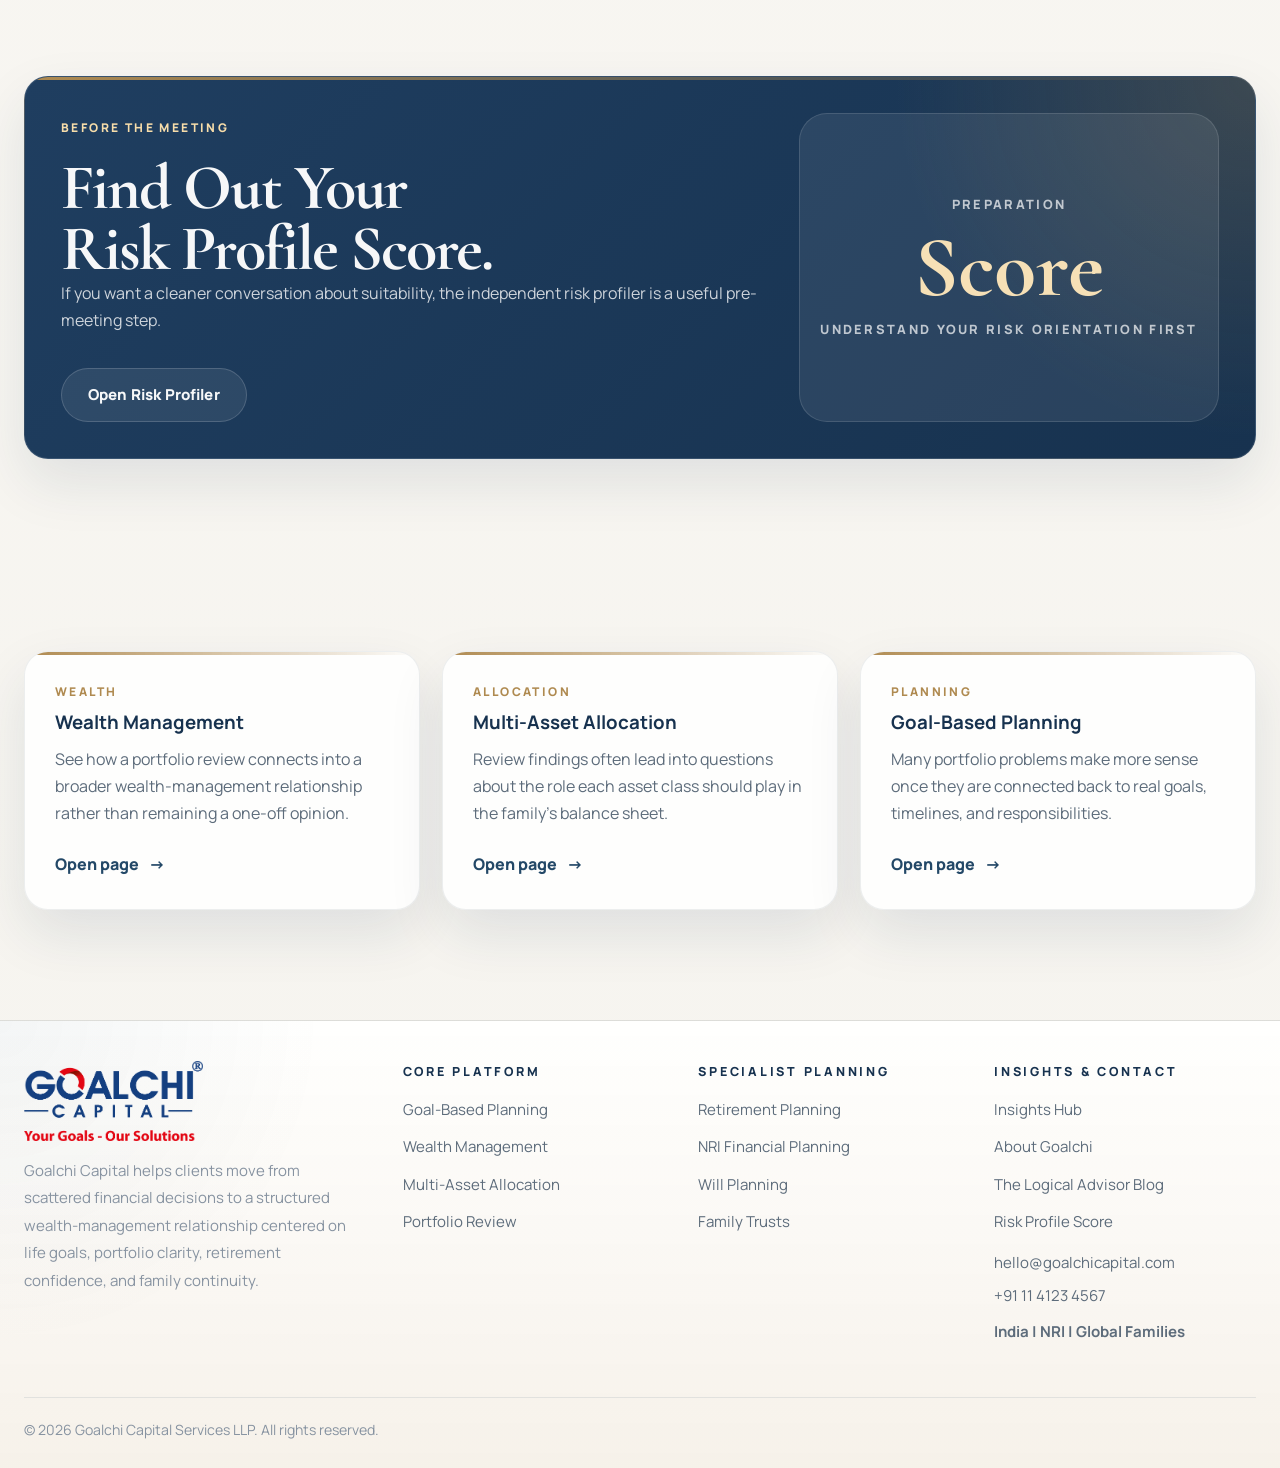
<file: portfolio-review.html>
<!DOCTYPE html>
<html lang="en">
<head>
  <meta charset="UTF-8" />
  <meta name="viewport" content="width=device-width, initial-scale=1.0" />
  <title>Portfolio Review | Goalchi Capital</title>
  <meta
    name="description"
    content="Book a complimentary portfolio review with Goalchi Capital to evaluate asset allocation, risk fit, liquidity, overlap, and alignment with long-term financial goals."
  />
  <link rel="preconnect" href="https://fonts.googleapis.com">
  <link rel="preconnect" href="https://fonts.gstatic.com" crossorigin>
  <link
    href="https://fonts.googleapis.com/css2?family=Cormorant+Garamond:wght@500;600;700&amp;family=Manrope:wght@400;500;600;700;800&amp;display=swap"
    rel="stylesheet"
  />
  <link rel="stylesheet" href="assets/css/style.css" />
  <style>
    .home-review-divider {
      text-align: center;
      padding: 48px 42px;
      border-radius: 34px;
      background:
        linear-gradient(135deg, rgba(255, 255, 255, 0.96), rgba(246, 240, 230, 0.98)),
        radial-gradient(circle at top right, rgba(175, 138, 80, 0.2), transparent 28%);
      box-shadow: var(--shadow-card);
    }

    .home-review-divider h2 {
      margin: 0;
      margin-left: auto;
      margin-right: auto;
      color: var(--navy-strong);
      font-size: clamp(2.7rem, 4.6vw, 4.2rem);
      line-height: 0.98;
      text-wrap: balance;
    }

    .home-review-divider p {
      margin-left: auto;
      margin-right: auto;
      font-size: 1rem;
      line-height: 1.76;
    }

    .home-review-marks {
      display: flex;
      flex-wrap: wrap;
      justify-content: center;
      gap: 10px;
      margin-top: 22px;
    }

    .home-review-divider .btn-row {
      justify-content: center;
      margin-top: 26px;
    }

    @media (max-width: 640px) {
      .home-review-divider h2 {
        font-size: clamp(2.5rem, 11vw, 3.6rem);
      }

      .home-review-divider {
        padding: 36px 24px;
      }
    }
  </style>
</head>
<body>
  <header class="nav" id="siteNav"></header>

  <main>
    <section class="section section-compact home-scroll-reveal">
      <div class="container">
        <div class="home-review-divider">
          <span class="eyebrow">Free Portfolio Review</span>
          <h2 class="serif">If the current portfolio feels busy, unclear, or disconnected from real life, start there.</h2>
          <p>
            A complimentary review with Mr Vikas Sharma can help you see what deserves attention before bigger decisions are made. It is often the simplest way to begin a more thoughtful planning relationship.
          </p>

          <div class="home-review-marks">
            <span class="micro-pill">Founder-led review</span>
            <span class="micro-pill">Goal alignment check</span>
            <span class="micro-pill">Clear next steps</span>
          </div>

          <div class="btn-row">
            <a href="https://calendly.com/goalchicapital/portfolio-review-meeting-with-mr-vikas-sharma?back=1&amp;month=2026-03" class="btn btn-primary" target="_blank" rel="noreferrer">Book Portfolio Review</a>
            <a href="portfolio-review.html" class="btn btn-secondary">What The Review Covers</a>
          </div>
        </div>
      </div>
    </section>

    <section class="page-hero section">
      <div class="container page-hero-grid">
        <div class="page-copy">
          <div class="page-breadcrumb"><a href="index.html">Home</a> / <span>Portfolio Review</span></div>
          <span class="eyebrow">Portfolio Review</span>
          <h1 class="serif page-title">A complimentary review can show whether the current portfolio is working hard for the right reasons.</h1>
          <p>
            Many families already have investments in place, but they are unsure whether the structure reflects their goals,
            risk capacity, liquidity needs, or future responsibilities. A focused review can bring immediate clarity.
          </p>
        </div>

        <aside class="page-side">
          <div class="page-note">
            <span class="card-kicker">What The Review Looks At</span>
            <ul class="clean-list">
              <li>Asset allocation and concentration</li>
              <li>Risk suitability and behavioural fit</li>
              <li>Liquidity readiness and near-term obligations</li>
              <li>Goal alignment and structural clarity</li>
            </ul>
          </div>
        </aside>
      </div>
    </section>

    <section class="paper-section section-pad section">
      <div class="container split-heading">
        <div>
          <span class="eyebrow">Why Reviews Matter</span>
          <h2 class="serif">A second opinion often reveals issues that are invisible when the portfolio is viewed product by product.</h2>
        </div>
        <p>
          Families frequently discover duplication, hidden concentration, unsuitable risk, or unnecessary complexity only after the portfolio is reviewed as one integrated structure.
        </p>
      </div>

      <div class="container service-grid">
        <article class="service-card">
          <span class="card-kicker">Structure</span>
          <h3>See the whole portfolio, not isolated holdings.</h3>
          <p>A review helps move beyond products toward a clearer understanding of how the full structure actually behaves.</p>
        </article>

        <article class="service-card">
          <span class="card-kicker">Suitability</span>
          <h3>Check whether the current risk really fits.</h3>
          <p>Many investors discover their portfolio is more aggressive, more illiquid, or more concentrated than they originally intended.</p>
        </article>

        <article class="service-card">
          <span class="card-kicker">Direction</span>
          <h3>Identify the next best move without unnecessary complexity.</h3>
          <p>The objective is clearer decision-making: what to simplify, what to revisit, and what to align more directly with family goals.</p>
        </article>
      </div>
    </section>

    <section class="sand-section section-pad section">
      <div class="container feature-split">
        <div class="feature-copy">
          <span class="eyebrow">What We Typically Review</span>
          <h2 class="serif">The conversation focuses on the practical concerns serious families actually care about.</h2>
          <p class="lead">
            The point is not to overwhelm the prospect. It is to identify what deserves attention, why it matters, and what the next level of planning should cover.
          </p>

          <div class="card-grid two">
            <article class="feature-card">
              <span class="card-kicker">Allocation</span>
              <h3>How capital is spread across asset classes</h3>
              <p>We assess whether the mix of growth, stability, liquidity, and resilience matches the actual job of the capital.</p>
            </article>

            <article class="feature-card">
              <span class="card-kicker">Overlap</span>
              <h3>Where the portfolio may be redundant or cluttered</h3>
              <p>Multiple products often create repeated exposures without improving the portfolio's real structure.</p>
            </article>

            <article class="feature-card">
              <span class="card-kicker">Liquidity</span>
              <h3>Whether the family can access capital when needed</h3>
              <p>Life events, retirement needs, contingencies, and peace of mind all depend on the right kind of liquidity being available.</p>
            </article>

            <article class="feature-card">
              <span class="card-kicker">Goals</span>
              <h3>Whether the portfolio still serves what matters most</h3>
              <p>The strongest portfolios are easier to explain because they are directly connected to real goals and responsibilities.</p>
            </article>
          </div>
        </div>

        <aside class="list-card">
          <span class="card-kicker">Especially Useful For</span>
          <ul>
            <li>Families with multiple funds, PMS, or wealth products.</li>
            <li>Executives with concentrated exposures or ESOP-related wealth.</li>
            <li>Retirees or pre-retirees questioning current risk levels.</li>
            <li>NRI families trying to organise scattered holdings.</li>
          </ul>
        </aside>
      </div>
    </section>

    <section class="section section-pad">
      <div class="container split-heading">
        <div>
          <span class="eyebrow">How The Meeting Works</span>
          <h2 class="serif">A good review meeting should feel practical, thoughtful, and immediately useful.</h2>
        </div>
        <p>
          The aim is not to produce noise. It is to give the prospect a clearer view of what the portfolio is doing well, what may be misaligned, and what a stronger planning path would look like.
        </p>
      </div>

      <div class="container process-list">
        <article class="process-item">
          <span class="process-number">01</span>
          <div>
            <h3>Understand the family's current priorities</h3>
            <p>The review starts with context: what the money is meant to do, what the near-term concerns are, and what the family wants from the conversation.</p>
          </div>
        </article>

        <article class="process-item">
          <span class="process-number">02</span>
          <div>
            <h3>Read the portfolio at the structure level</h3>
            <p>Holdings are assessed together for allocation, concentration, duplication, liquidity, and suitability instead of being judged in isolation.</p>
          </div>
        </article>

        <article class="process-item">
          <span class="process-number">03</span>
          <div>
            <h3>Surface what deserves immediate attention</h3>
            <p>The prospect leaves with a clearer sense of what is working, what is not, and which questions should guide the next stage.</p>
          </div>
        </article>
      </div>
    </section>

    <section class="paper-section section-pad section">
      <div class="container cta-panel">
        <div class="cta-grid">
          <div>
            <span class="eyebrow">Complimentary Meeting</span>
            <h2 class="serif">Book a free portfolio review meeting with Mr Vikas Sharma.</h2>
            <p class="lead" style="margin-top:20px;">
              This is the cleanest path for a prospective client who wants a thoughtful second opinion before committing to wider planning or wealth-management decisions.
            </p>
            <div class="btn-row">
              <a href="https://calendly.com/goalchicapital/portfolio-review-meeting-with-mr-vikas-sharma?back=1&amp;month=2026-03" class="btn btn-primary" target="_blank" rel="noreferrer">Book Free Portfolio Review</a>
              <a href="wealth-management.html" class="btn btn-outline">See Wealth Management</a>
            </div>
          </div>

          <aside class="profile-card">
            <span class="card-kicker">Useful Things To Bring</span>
            <ul class="clean-list">
              <li>A current portfolio statement or holding summary.</li>
              <li>The goals the family wants the portfolio to serve.</li>
              <li>Questions around risk, liquidity, retirement, or product clutter.</li>
            </ul>
          </aside>
        </div>
      </div>
    </section>

    <section class="section section-compact">
      <div class="container risk-band">
        <div class="risk-layout">
          <div class="risk-copy">
            <span class="eyebrow" style="color:#f7ddaa;">Before The Meeting</span>
            <h2 class="serif">Find Out Your Risk Profile Score.</h2>
            <p>If you want a cleaner conversation about suitability, the independent risk profiler is a useful pre-meeting step.</p>
            <div class="btn-row">
              <a href="https://goalchicapital.github.io/risk-profiler/" class="btn btn-light" target="_blank" rel="noreferrer">Open Risk Profiler</a>
            </div>
          </div>

          <div class="risk-score">
            <div>
              <span>Preparation</span>
              <strong>Score</strong>
              <span>Understand your risk orientation first</span>
            </div>
          </div>
        </div>
      </div>
    </section>

    <section class="section section-pad">
      <div class="container article-grid three">
        <article class="article-card">
          <div class="article-meta">Wealth</div>
          <h3>Wealth Management</h3>
          <p>See how a portfolio review connects into a broader wealth-management relationship rather than remaining a one-off opinion.</p>
          <a class="text-link" href="wealth-management.html">Open page</a>
        </article>

        <article class="article-card">
          <div class="article-meta">Allocation</div>
          <h3>Multi-Asset Allocation</h3>
          <p>Review findings often lead into questions about the role each asset class should play in the family's balance sheet.</p>
          <a class="text-link" href="multi-asset-allocation.html">Open page</a>
        </article>

        <article class="article-card">
          <div class="article-meta">Planning</div>
          <h3>Goal-Based Planning</h3>
          <p>Many portfolio problems make more sense once they are connected back to real goals, timelines, and responsibilities.</p>
          <a class="text-link" href="goal-based-planning.html">Open page</a>
        </article>
      </div>
    </section>
  </main>

  <footer class="footer"></footer>

  <script src="assets/js/main.js"></script>
</body>
</html>
</file>
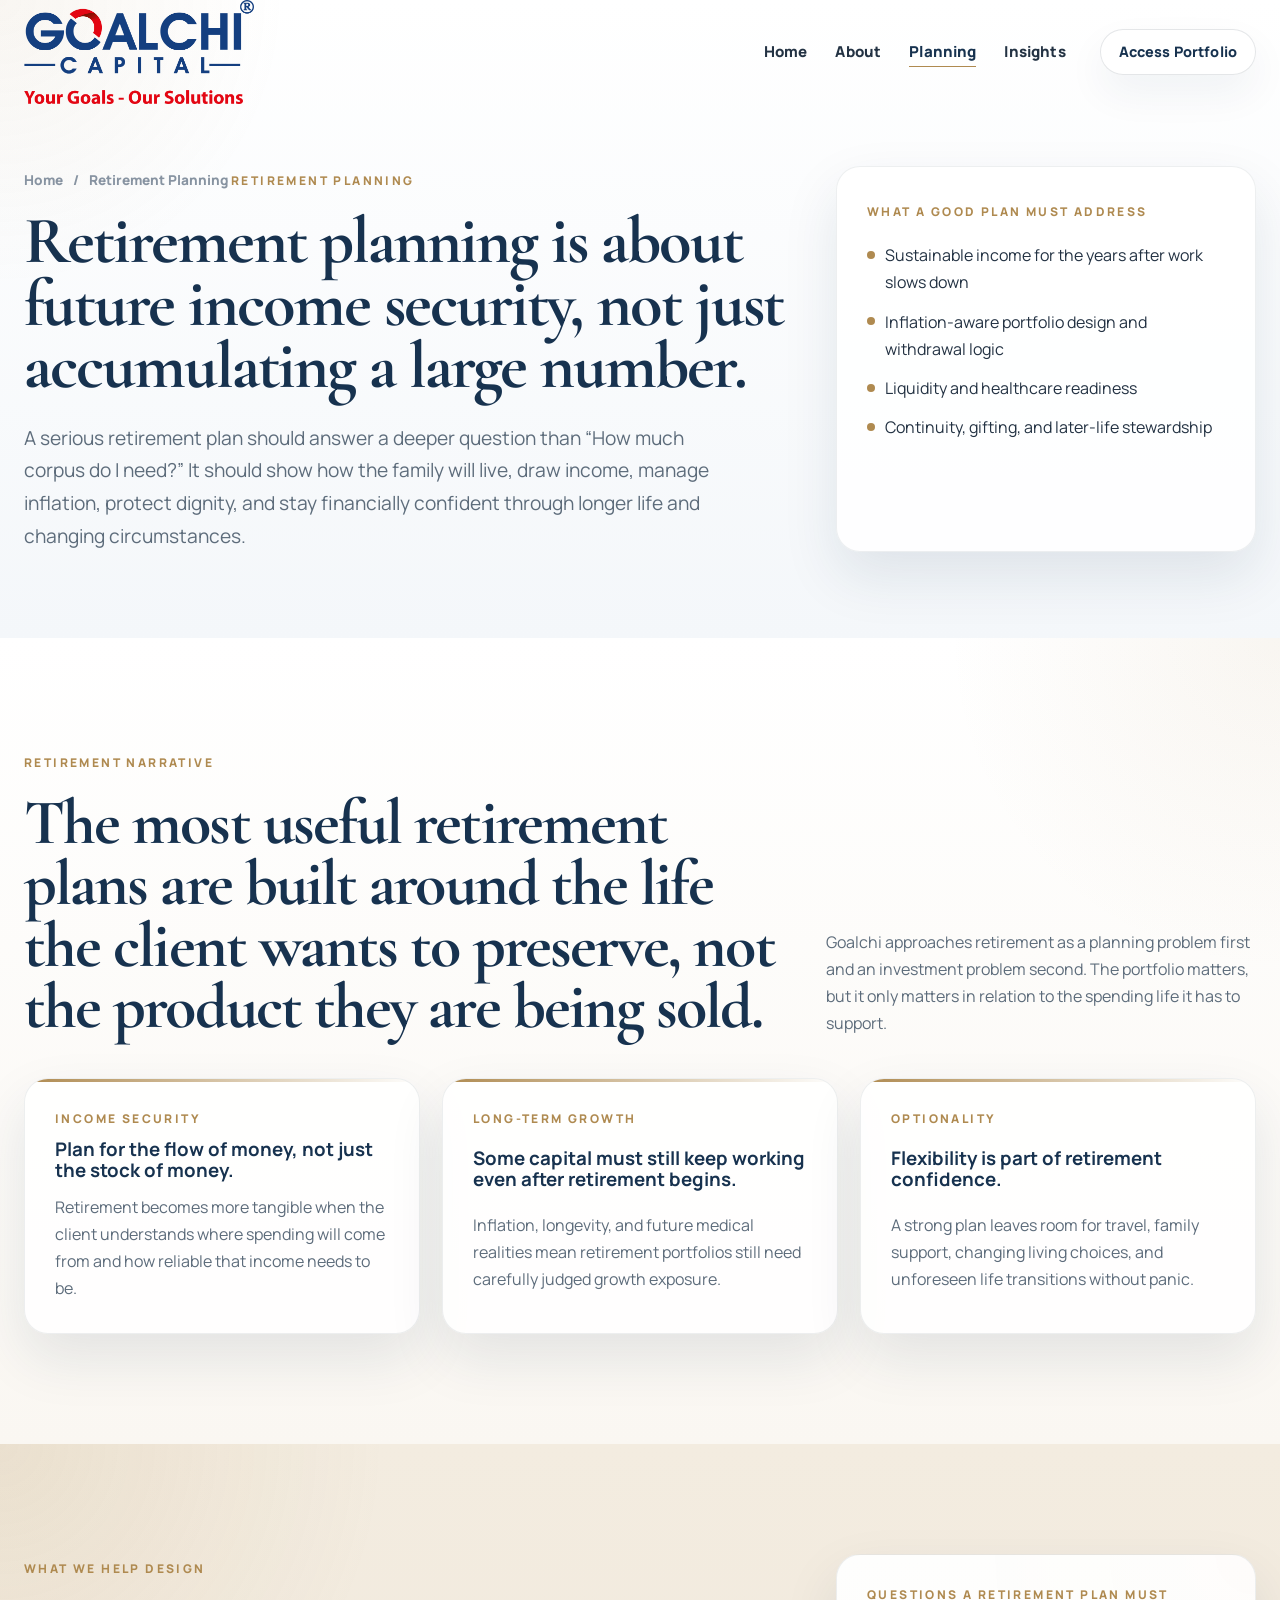
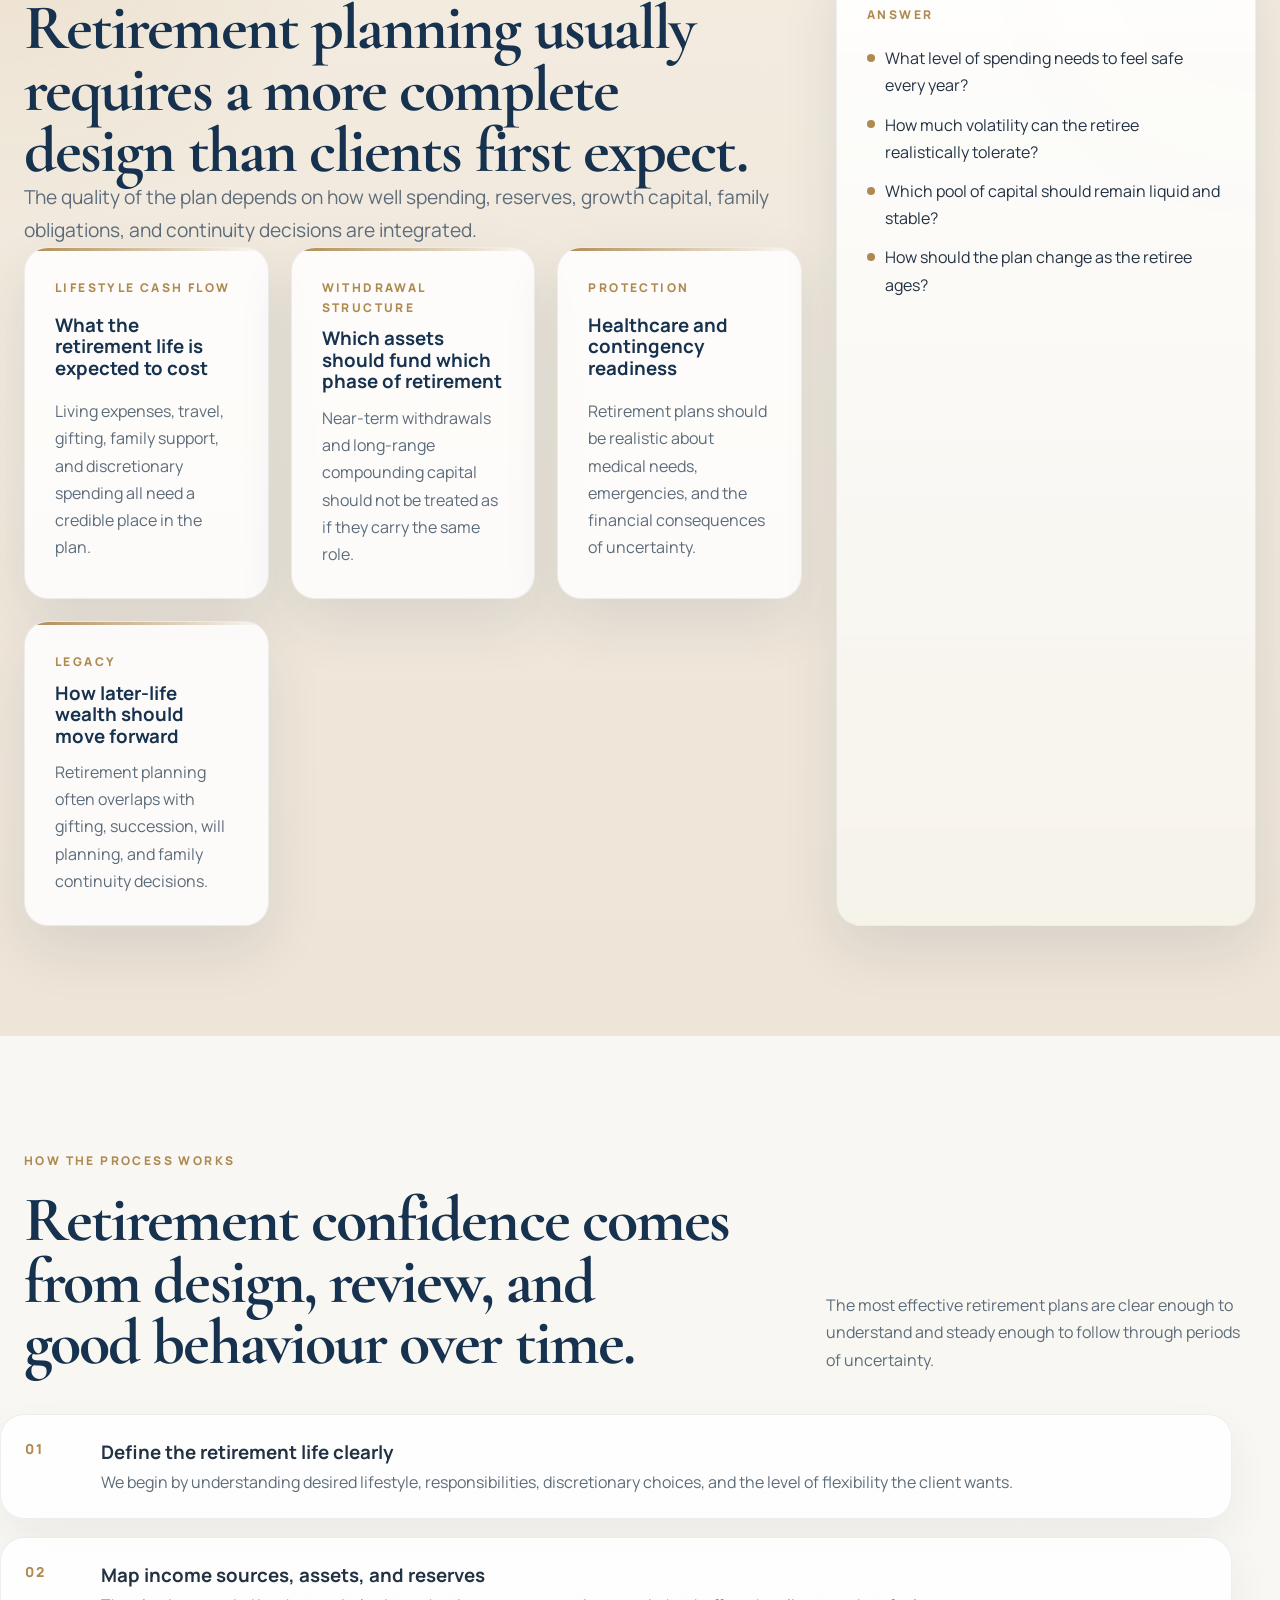
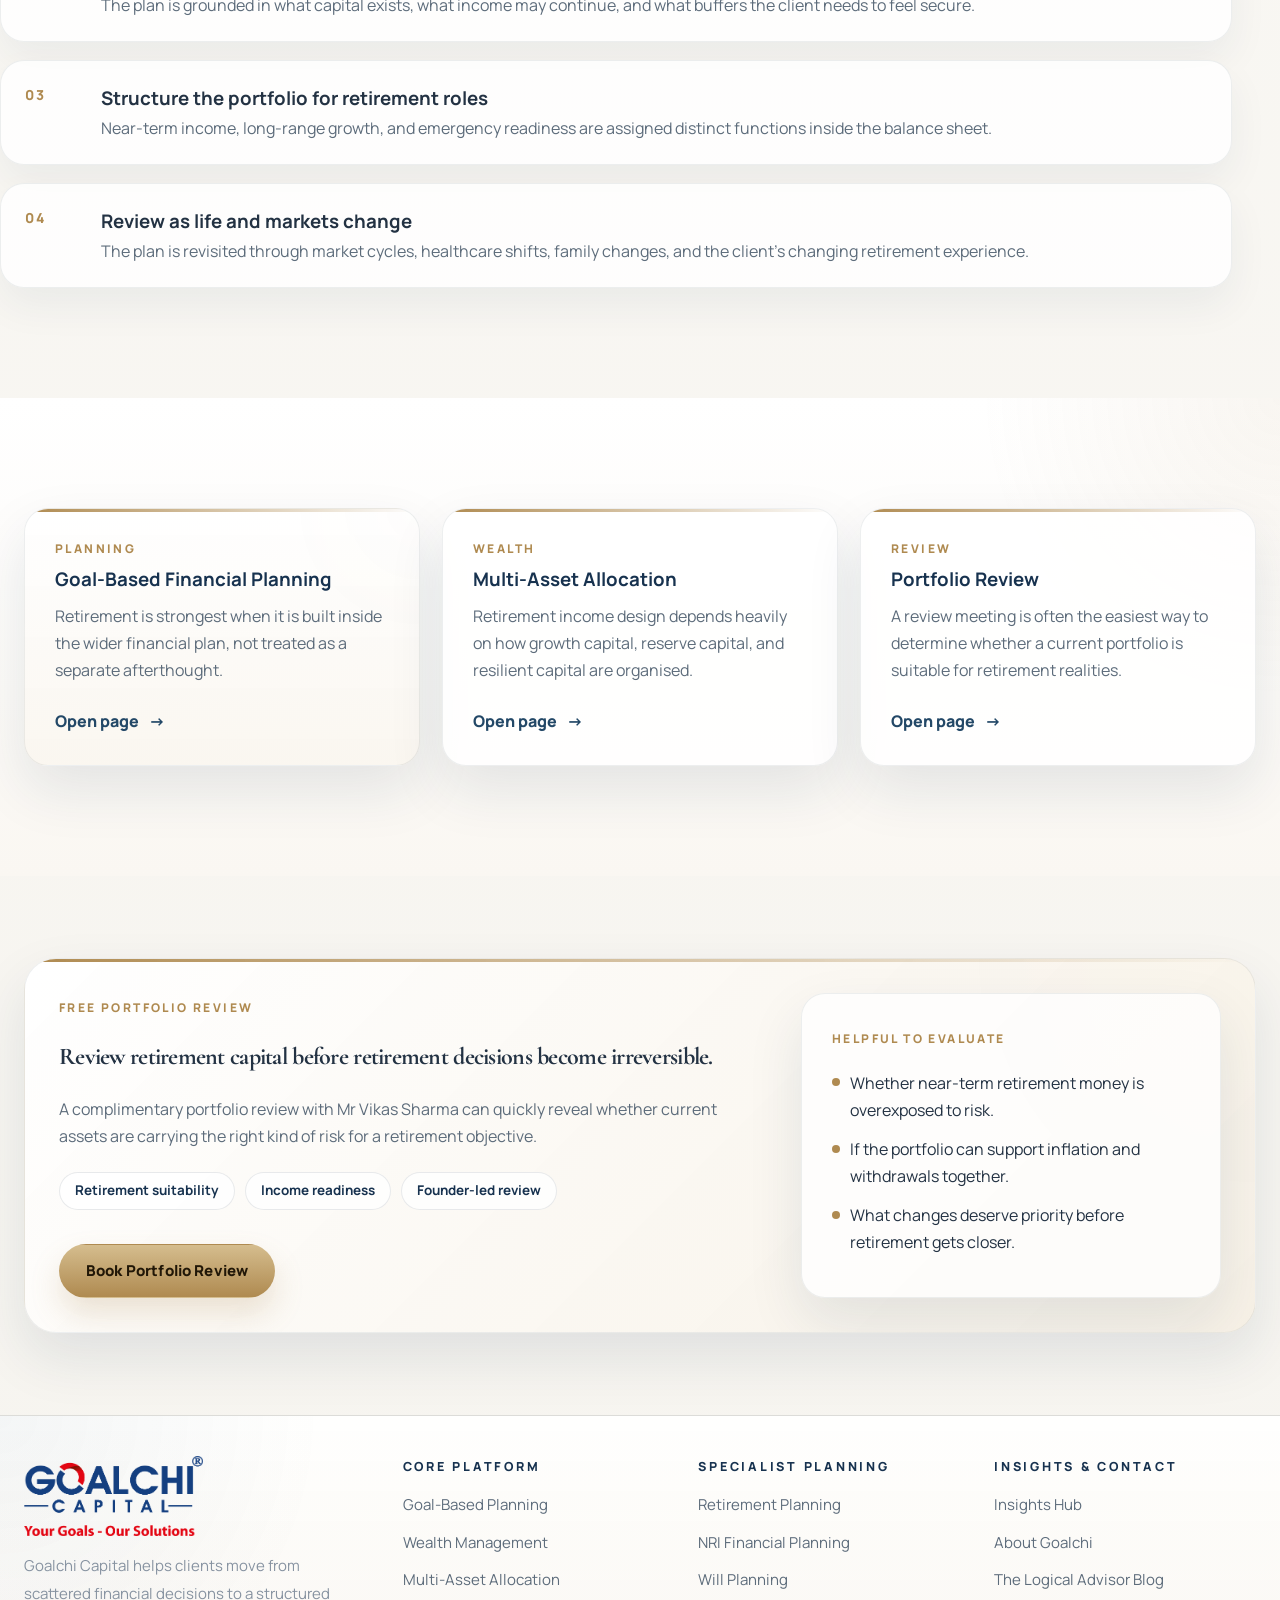
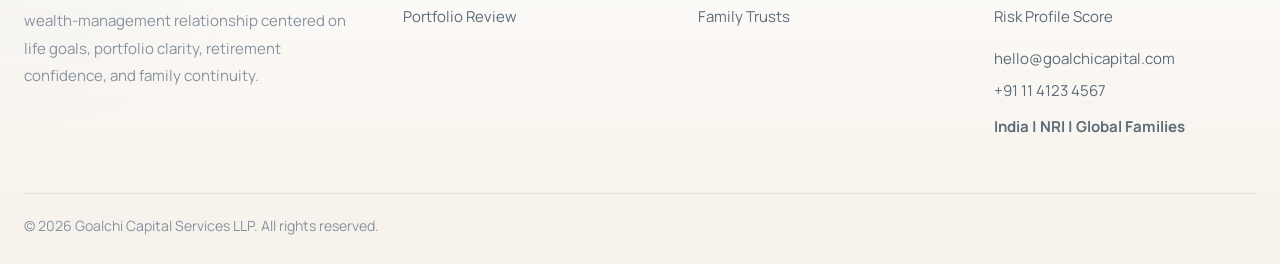
<file: retirement-planning.html>
<!DOCTYPE html>
<html lang="en">
<head>
  <meta charset="UTF-8" />
  <meta name="viewport" content="width=device-width, initial-scale=1.0" />
  <title>Retirement Planning | Goalchi Capital</title>
  <meta
    name="description"
    content="Explore Goalchi Capital's retirement planning approach, built around long-term wealth creation, income security, lifestyle continuity, and goal-based planning."
  />
  <link rel="preconnect" href="https://fonts.googleapis.com">
  <link rel="preconnect" href="https://fonts.gstatic.com" crossorigin>
  <link
    href="https://fonts.googleapis.com/css2?family=Cormorant+Garamond:wght@500;600;700&amp;family=Manrope:wght@400;500;600;700;800&amp;display=swap"
    rel="stylesheet"
  />
  <link rel="stylesheet" href="assets/css/style.css" />
</head>
<body>
  <header class="nav" id="siteNav"></header>

  <main>
    <section class="page-hero section">
      <div class="container page-hero-grid">
        <div class="page-copy">
          <div class="page-breadcrumb"><a href="index.html">Home</a> / <span>Retirement Planning</span></div>
          <span class="eyebrow">Retirement Planning</span>
          <h1 class="serif page-title">Retirement planning is about future income security, not just accumulating a large number.</h1>
          <p>
            A serious retirement plan should answer a deeper question than “How much corpus do I need?”
            It should show how the family will live, draw income, manage inflation, protect dignity, and
            stay financially confident through longer life and changing circumstances.
          </p>
        </div>

        <aside class="page-side">
          <div class="page-note">
            <span class="card-kicker">What A Good Plan Must Address</span>
            <ul class="clean-list">
              <li>Sustainable income for the years after work slows down</li>
              <li>Inflation-aware portfolio design and withdrawal logic</li>
              <li>Liquidity and healthcare readiness</li>
              <li>Continuity, gifting, and later-life stewardship</li>
            </ul>
          </div>
        </aside>
      </div>
    </section>

    <section class="paper-section section-pad section">
      <div class="container split-heading">
        <div>
          <span class="eyebrow">Retirement Narrative</span>
          <h2 class="serif">The most useful retirement plans are built around the life the client wants to preserve, not the product they are being sold.</h2>
        </div>
        <p>
          Goalchi approaches retirement as a planning problem first and an investment problem second. The portfolio matters, but it only matters in relation to the spending life it has to support.
        </p>
      </div>

      <div class="container service-grid">
        <article class="service-card">
          <span class="card-kicker">Income Security</span>
          <h3>Plan for the flow of money, not just the stock of money.</h3>
          <p>Retirement becomes more tangible when the client understands where spending will come from and how reliable that income needs to be.</p>
        </article>

        <article class="service-card">
          <span class="card-kicker">Long-Term Growth</span>
          <h3>Some capital must still keep working even after retirement begins.</h3>
          <p>Inflation, longevity, and future medical realities mean retirement portfolios still need carefully judged growth exposure.</p>
        </article>

        <article class="service-card">
          <span class="card-kicker">Optionality</span>
          <h3>Flexibility is part of retirement confidence.</h3>
          <p>A strong plan leaves room for travel, family support, changing living choices, and unforeseen life transitions without panic.</p>
        </article>
      </div>
    </section>

    <section class="sand-section section-pad section">
      <div class="container feature-split">
        <div class="feature-copy">
          <span class="eyebrow">What We Help Design</span>
          <h2 class="serif">Retirement planning usually requires a more complete design than clients first expect.</h2>
          <p class="lead">
            The quality of the plan depends on how well spending, reserves, growth capital, family obligations, and continuity decisions are integrated.
          </p>

          <div class="card-grid">
            <article class="feature-card">
              <span class="card-kicker">Lifestyle Cash Flow</span>
              <h3>What the retirement life is expected to cost</h3>
              <p>Living expenses, travel, gifting, family support, and discretionary spending all need a credible place in the plan.</p>
            </article>

            <article class="feature-card">
              <span class="card-kicker">Withdrawal Structure</span>
              <h3>Which assets should fund which phase of retirement</h3>
              <p>Near-term withdrawals and long-range compounding capital should not be treated as if they carry the same role.</p>
            </article>

            <article class="feature-card">
              <span class="card-kicker">Protection</span>
              <h3>Healthcare and contingency readiness</h3>
              <p>Retirement plans should be realistic about medical needs, emergencies, and the financial consequences of uncertainty.</p>
            </article>

            <article class="feature-card">
              <span class="card-kicker">Legacy</span>
              <h3>How later-life wealth should move forward</h3>
              <p>Retirement planning often overlaps with gifting, succession, will planning, and family continuity decisions.</p>
            </article>
          </div>
        </div>

        <aside class="list-card">
          <span class="card-kicker">Questions A Retirement Plan Must Answer</span>
          <ul>
            <li>What level of spending needs to feel safe every year?</li>
            <li>How much volatility can the retiree realistically tolerate?</li>
            <li>Which pool of capital should remain liquid and stable?</li>
            <li>How should the plan change as the retiree ages?</li>
          </ul>
        </aside>
      </div>
    </section>

    <section class="section section-pad">
      <div class="container split-heading">
        <div>
          <span class="eyebrow">How The Process Works</span>
          <h2 class="serif">Retirement confidence comes from design, review, and good behaviour over time.</h2>
        </div>
        <p>
          The most effective retirement plans are clear enough to understand and steady enough to follow through periods of uncertainty.
        </p>
      </div>

      <div class="container process-list">
        <article class="process-item">
          <span class="process-number">01</span>
          <div>
            <h3>Define the retirement life clearly</h3>
            <p>We begin by understanding desired lifestyle, responsibilities, discretionary choices, and the level of flexibility the client wants.</p>
          </div>
        </article>

        <article class="process-item">
          <span class="process-number">02</span>
          <div>
            <h3>Map income sources, assets, and reserves</h3>
            <p>The plan is grounded in what capital exists, what income may continue, and what buffers the client needs to feel secure.</p>
          </div>
        </article>

        <article class="process-item">
          <span class="process-number">03</span>
          <div>
            <h3>Structure the portfolio for retirement roles</h3>
            <p>Near-term income, long-range growth, and emergency readiness are assigned distinct functions inside the balance sheet.</p>
          </div>
        </article>

        <article class="process-item">
          <span class="process-number">04</span>
          <div>
            <h3>Review as life and markets change</h3>
            <p>The plan is revisited through market cycles, healthcare shifts, family changes, and the client’s changing retirement experience.</p>
          </div>
        </article>
      </div>
    </section>

    <section class="paper-section section-pad section">
      <div class="container article-grid">
        <article class="article-card featured">
          <div class="article-meta">Planning</div>
          <h3>Goal-Based Financial Planning</h3>
          <p>Retirement is strongest when it is built inside the wider financial plan, not treated as a separate afterthought.</p>
          <a class="text-link" href="goal-based-planning.html">Open page</a>
        </article>

        <article class="article-card">
          <div class="article-meta">Wealth</div>
          <h3>Multi-Asset Allocation</h3>
          <p>Retirement income design depends heavily on how growth capital, reserve capital, and resilient capital are organised.</p>
          <a class="text-link" href="multi-asset-allocation.html">Open page</a>
        </article>

        <article class="article-card">
          <div class="article-meta">Review</div>
          <h3>Portfolio Review</h3>
          <p>A review meeting is often the easiest way to determine whether a current portfolio is suitable for retirement realities.</p>
          <a class="text-link" href="portfolio-review.html">Open page</a>
        </article>
      </div>
    </section>

    <section class="section section-compact">
      <div class="container">
        <div class="review-divider">
          <div class="review-grid">
            <div class="review-copy">
              <span class="eyebrow">Free Portfolio Review</span>
              <h2 class="serif">Review retirement capital before retirement decisions become irreversible.</h2>
              <p>
                A complimentary portfolio review with Mr Vikas Sharma can quickly reveal whether current assets are carrying the right kind of risk for a retirement objective.
              </p>
              <div class="review-marks">
                <span class="micro-pill">Retirement suitability</span>
                <span class="micro-pill">Income readiness</span>
                <span class="micro-pill">Founder-led review</span>
              </div>
              <div class="btn-row">
                <a href="https://calendly.com/goalchicapital/portfolio-review-meeting-with-mr-vikas-sharma?back=1&amp;month=2026-03" class="btn btn-primary" target="_blank" rel="noreferrer">Book Portfolio Review</a>
              </div>
            </div>

            <aside class="review-panel">
              <span class="card-kicker">Helpful To Evaluate</span>
              <ul class="clean-list">
                <li>Whether near-term retirement money is overexposed to risk.</li>
                <li>If the portfolio can support inflation and withdrawals together.</li>
                <li>What changes deserve priority before retirement gets closer.</li>
              </ul>
            </aside>
          </div>
        </div>
      </div>
    </section>
  </main>

  <footer class="footer"></footer>

  <script src="assets/js/main.js"></script>
</body>
</html>
</file>
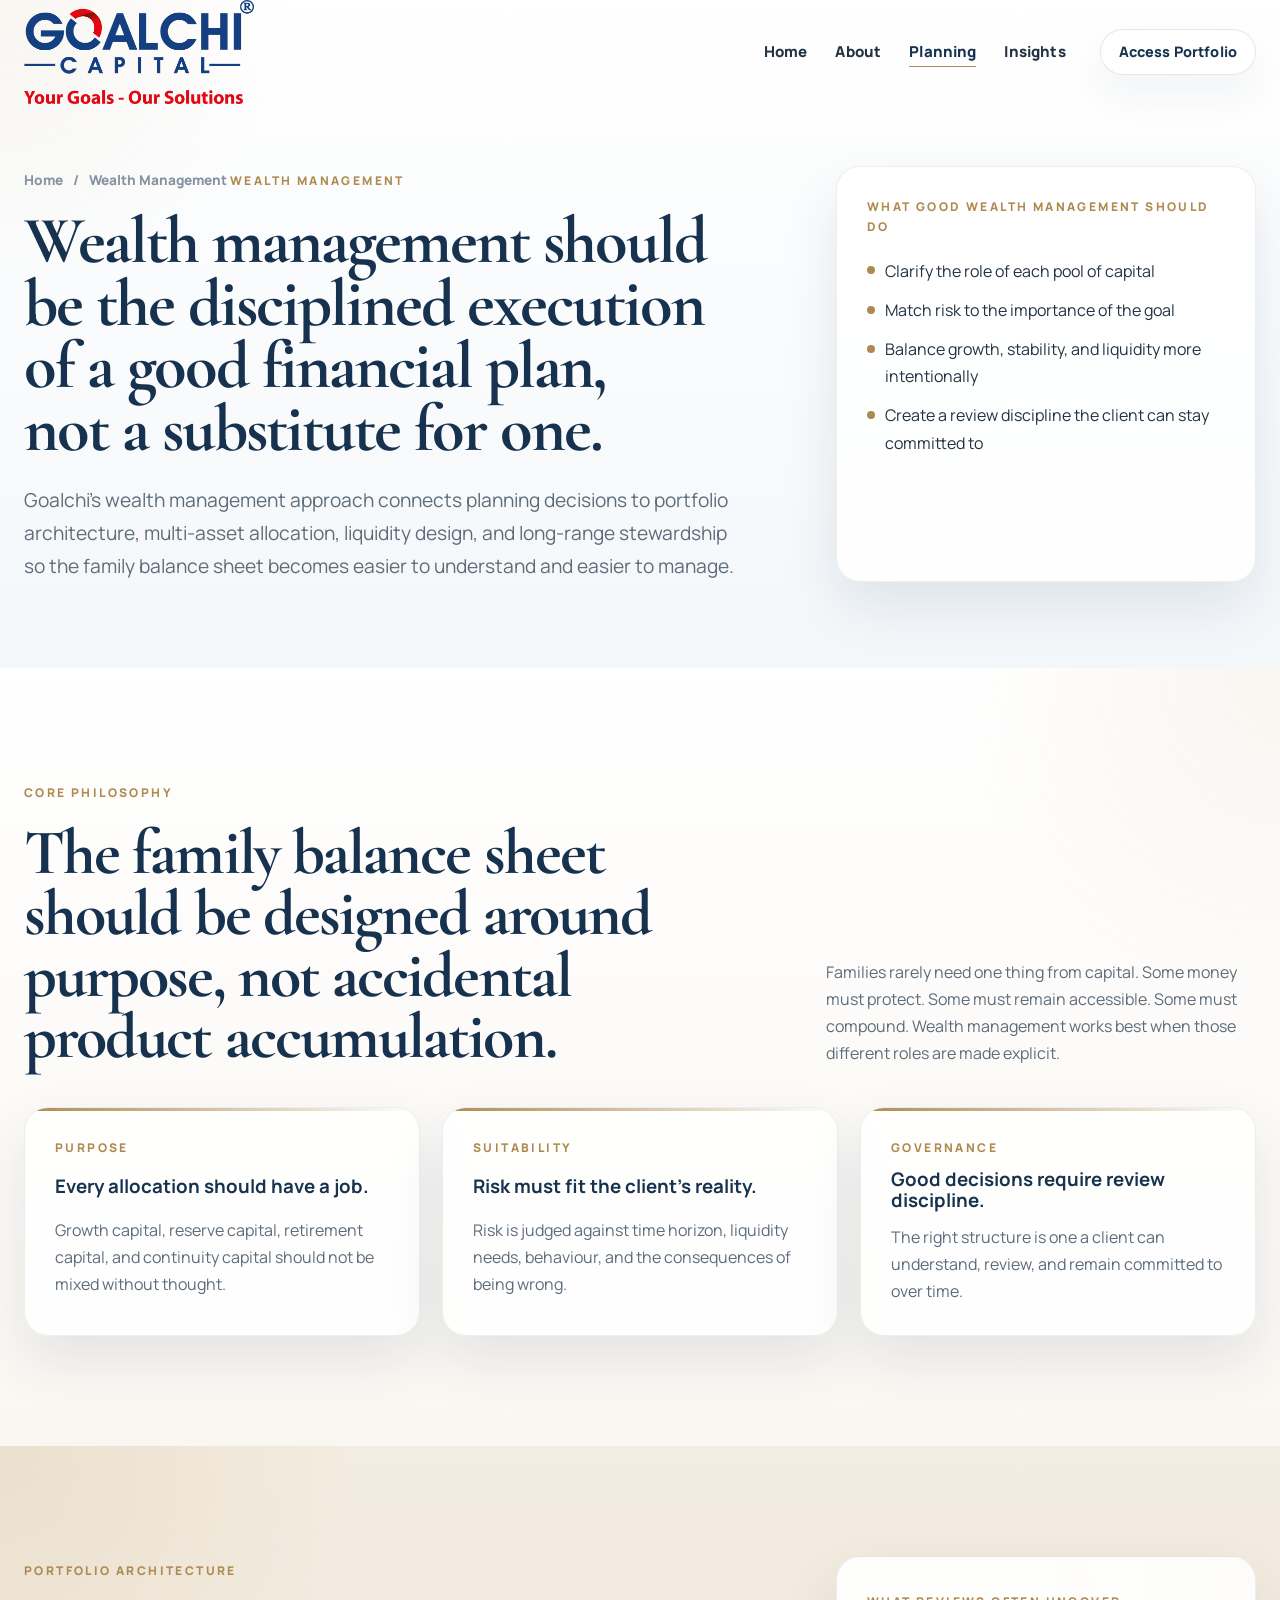
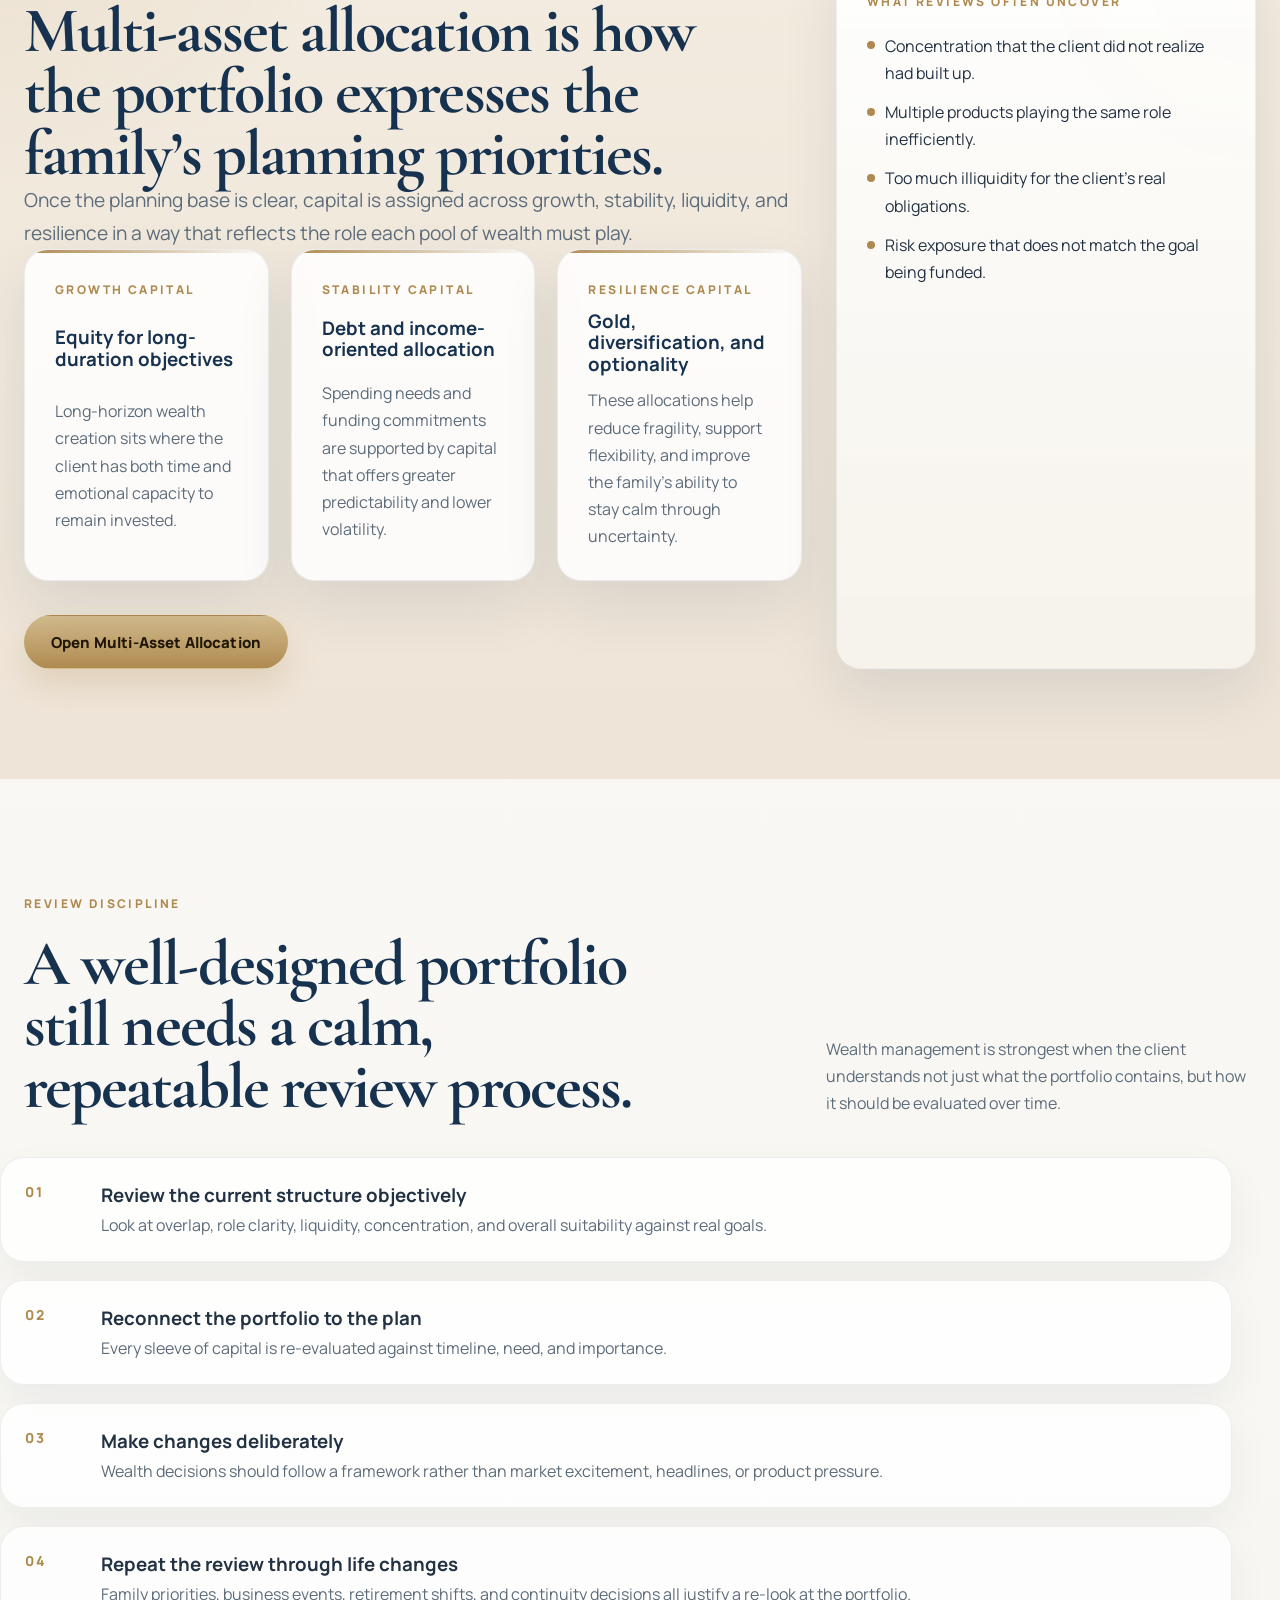
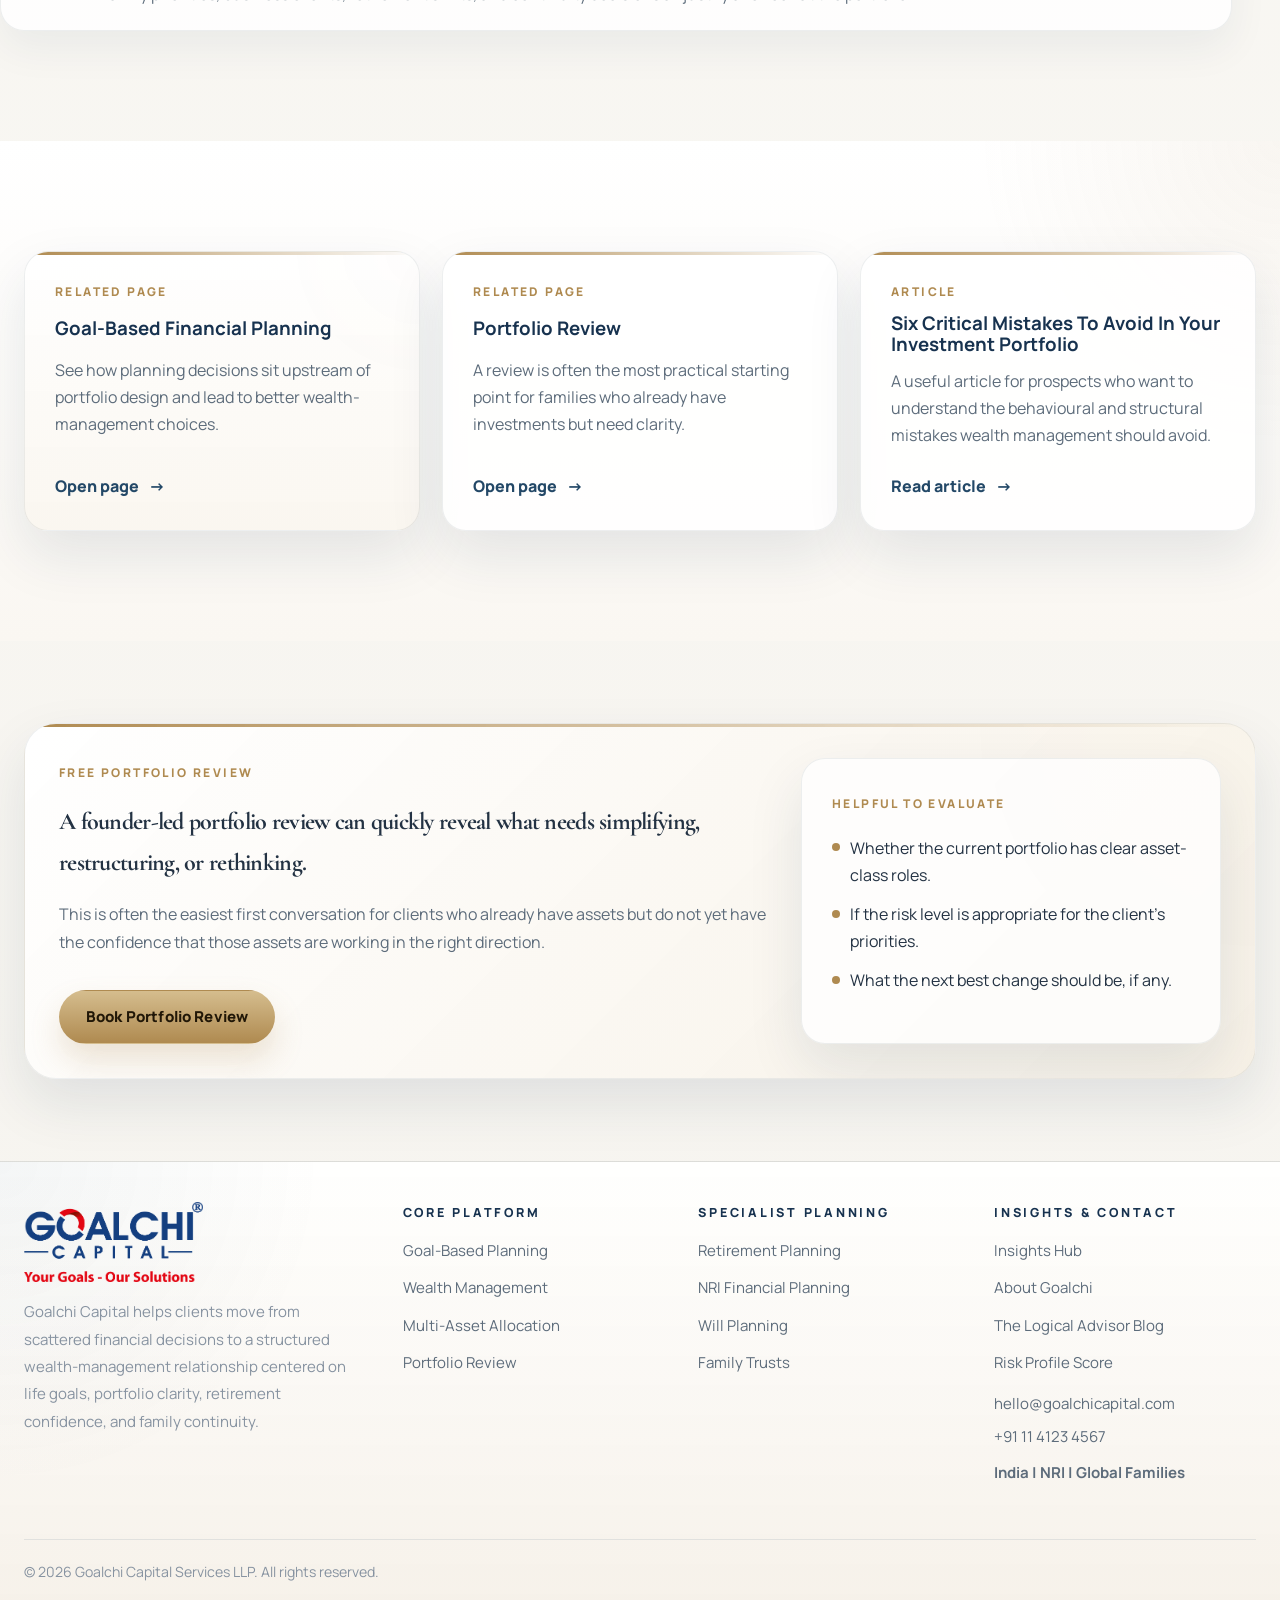
<file: wealth-management.html>
<!DOCTYPE html>
<html lang="en">
<head>
  <meta charset="UTF-8" />
  <meta name="viewport" content="width=device-width, initial-scale=1.0" />
  <title>Wealth Management | Goalchi Capital</title>
  <meta
    name="description"
    content="Explore Goalchi Capital's wealth management approach connecting portfolio architecture, multi-asset allocation, risk suitability, liquidity, and review discipline."
  />
  <link rel="preconnect" href="https://fonts.googleapis.com">
  <link rel="preconnect" href="https://fonts.gstatic.com" crossorigin>
  <link
    href="https://fonts.googleapis.com/css2?family=Cormorant+Garamond:wght@500;600;700&amp;family=Manrope:wght@400;500;600;700;800&amp;display=swap"
    rel="stylesheet"
  />
  <link rel="stylesheet" href="assets/css/style.css" />
</head>
<body>
  <header class="nav" id="siteNav"></header>

  <main>
    <section class="page-hero section">
      <div class="container page-hero-grid">
        <div class="page-copy">
          <div class="page-breadcrumb"><a href="index.html">Home</a> / <span>Wealth Management</span></div>
          <span class="eyebrow">Wealth Management</span>
          <h1 class="serif page-title">Wealth management should be the disciplined execution of a good financial plan, not a substitute for one.</h1>
          <p>
            Goalchi’s wealth management approach connects planning decisions to portfolio architecture,
            multi-asset allocation, liquidity design, and long-range stewardship so the family balance sheet
            becomes easier to understand and easier to manage.
          </p>
        </div>

        <aside class="page-side">
          <div class="page-note">
            <span class="card-kicker">What Good Wealth Management Should Do</span>
            <ul class="clean-list">
              <li>Clarify the role of each pool of capital</li>
              <li>Match risk to the importance of the goal</li>
              <li>Balance growth, stability, and liquidity more intentionally</li>
              <li>Create a review discipline the client can stay committed to</li>
            </ul>
          </div>
        </aside>
      </div>
    </section>

    <section class="paper-section section-pad section">
      <div class="container split-heading">
        <div>
          <span class="eyebrow">Core Philosophy</span>
          <h2 class="serif">The family balance sheet should be designed around purpose, not accidental product accumulation.</h2>
        </div>
        <p>
          Families rarely need one thing from capital. Some money must protect. Some must remain accessible. Some must compound.
          Wealth management works best when those different roles are made explicit.
        </p>
      </div>

      <div class="container service-grid">
        <article class="service-card">
          <span class="card-kicker">Purpose</span>
          <h3>Every allocation should have a job.</h3>
          <p>Growth capital, reserve capital, retirement capital, and continuity capital should not be mixed without thought.</p>
        </article>

        <article class="service-card">
          <span class="card-kicker">Suitability</span>
          <h3>Risk must fit the client’s reality.</h3>
          <p>Risk is judged against time horizon, liquidity needs, behaviour, and the consequences of being wrong.</p>
        </article>

        <article class="service-card">
          <span class="card-kicker">Governance</span>
          <h3>Good decisions require review discipline.</h3>
          <p>The right structure is one a client can understand, review, and remain committed to over time.</p>
        </article>
      </div>
    </section>

    <section class="sand-section section-pad section">
      <div class="container feature-split">
        <div class="feature-copy">
          <span class="eyebrow">Portfolio Architecture</span>
          <h2 class="serif">Multi-asset allocation is how the portfolio expresses the family’s planning priorities.</h2>
          <p class="lead">
            Once the planning base is clear, capital is assigned across growth, stability, liquidity, and resilience in a way that reflects the role each pool of wealth must play.
          </p>

          <div class="card-grid">
            <article class="feature-card">
              <span class="card-kicker">Growth Capital</span>
              <h3>Equity for long-duration objectives</h3>
              <p>Long-horizon wealth creation sits where the client has both time and emotional capacity to remain invested.</p>
            </article>

            <article class="feature-card">
              <span class="card-kicker">Stability Capital</span>
              <h3>Debt and income-oriented allocation</h3>
              <p>Spending needs and funding commitments are supported by capital that offers greater predictability and lower volatility.</p>
            </article>

            <article class="feature-card">
              <span class="card-kicker">Resilience Capital</span>
              <h3>Gold, diversification, and optionality</h3>
              <p>These allocations help reduce fragility, support flexibility, and improve the family’s ability to stay calm through uncertainty.</p>
            </article>
          </div>

          <div class="btn-row">
            <a href="multi-asset-allocation.html" class="btn btn-primary">Open Multi-Asset Allocation</a>
          </div>
        </div>

        <aside class="list-card">
          <span class="card-kicker">What Reviews Often Uncover</span>
          <ul>
            <li>Concentration that the client did not realize had built up.</li>
            <li>Multiple products playing the same role inefficiently.</li>
            <li>Too much illiquidity for the client’s real obligations.</li>
            <li>Risk exposure that does not match the goal being funded.</li>
          </ul>
        </aside>
      </div>
    </section>

    <section class="section section-pad">
      <div class="container split-heading">
        <div>
          <span class="eyebrow">Review Discipline</span>
          <h2 class="serif">A well-designed portfolio still needs a calm, repeatable review process.</h2>
        </div>
        <p>
          Wealth management is strongest when the client understands not just what the portfolio contains, but how it should be evaluated over time.
        </p>
      </div>

      <div class="container process-list">
        <article class="process-item">
          <span class="process-number">01</span>
          <div>
            <h3>Review the current structure objectively</h3>
            <p>Look at overlap, role clarity, liquidity, concentration, and overall suitability against real goals.</p>
          </div>
        </article>

        <article class="process-item">
          <span class="process-number">02</span>
          <div>
            <h3>Reconnect the portfolio to the plan</h3>
            <p>Every sleeve of capital is re-evaluated against timeline, need, and importance.</p>
          </div>
        </article>

        <article class="process-item">
          <span class="process-number">03</span>
          <div>
            <h3>Make changes deliberately</h3>
            <p>Wealth decisions should follow a framework rather than market excitement, headlines, or product pressure.</p>
          </div>
        </article>

        <article class="process-item">
          <span class="process-number">04</span>
          <div>
            <h3>Repeat the review through life changes</h3>
            <p>Family priorities, business events, retirement shifts, and continuity decisions all justify a re-look at the portfolio.</p>
          </div>
        </article>
      </div>
    </section>

    <section class="paper-section section-pad section">
      <div class="container article-grid">
        <article class="article-card featured">
          <div class="article-meta">Related Page</div>
          <h3>Goal-Based Financial Planning</h3>
          <p>See how planning decisions sit upstream of portfolio design and lead to better wealth-management choices.</p>
          <a class="text-link" href="goal-based-planning.html">Open page</a>
        </article>

        <article class="article-card">
          <div class="article-meta">Related Page</div>
          <h3>Portfolio Review</h3>
          <p>A review is often the most practical starting point for families who already have investments but need clarity.</p>
          <a class="text-link" href="portfolio-review.html">Open page</a>
        </article>

        <article class="article-card">
          <div class="article-meta">Article</div>
          <h3>Six Critical Mistakes To Avoid In Your Investment Portfolio</h3>
          <p>A useful article for prospects who want to understand the behavioural and structural mistakes wealth management should avoid.</p>
          <a class="text-link" href="https://www.thelogicaladvisor.com/six-critical-mistakes-to-avoid-in-your-investment-portfolio/" target="_blank" rel="noreferrer">Read article</a>
        </article>
      </div>
    </section>

    <section class="section section-compact">
      <div class="container">
        <div class="review-divider">
          <div class="review-grid">
            <div class="review-copy">
              <span class="eyebrow">Free Portfolio Review</span>
              <h2 class="serif">A founder-led portfolio review can quickly reveal what needs simplifying, restructuring, or rethinking.</h2>
              <p>
                This is often the easiest first conversation for clients who already have assets but do not yet have the confidence that those assets are working in the right direction.
              </p>
              <div class="btn-row">
                <a href="https://calendly.com/goalchicapital/portfolio-review-meeting-with-mr-vikas-sharma?back=1&amp;month=2026-03" class="btn btn-primary" target="_blank" rel="noreferrer">Book Portfolio Review</a>
              </div>
            </div>

            <aside class="review-panel">
              <span class="card-kicker">Helpful To Evaluate</span>
              <ul class="clean-list">
                <li>Whether the current portfolio has clear asset-class roles.</li>
                <li>If the risk level is appropriate for the client’s priorities.</li>
                <li>What the next best change should be, if any.</li>
              </ul>
            </aside>
          </div>
        </div>
      </div>
    </section>
  </main>

  <footer class="footer"></footer>

  <script src="assets/js/main.js"></script>
</body>
</html>
</file>
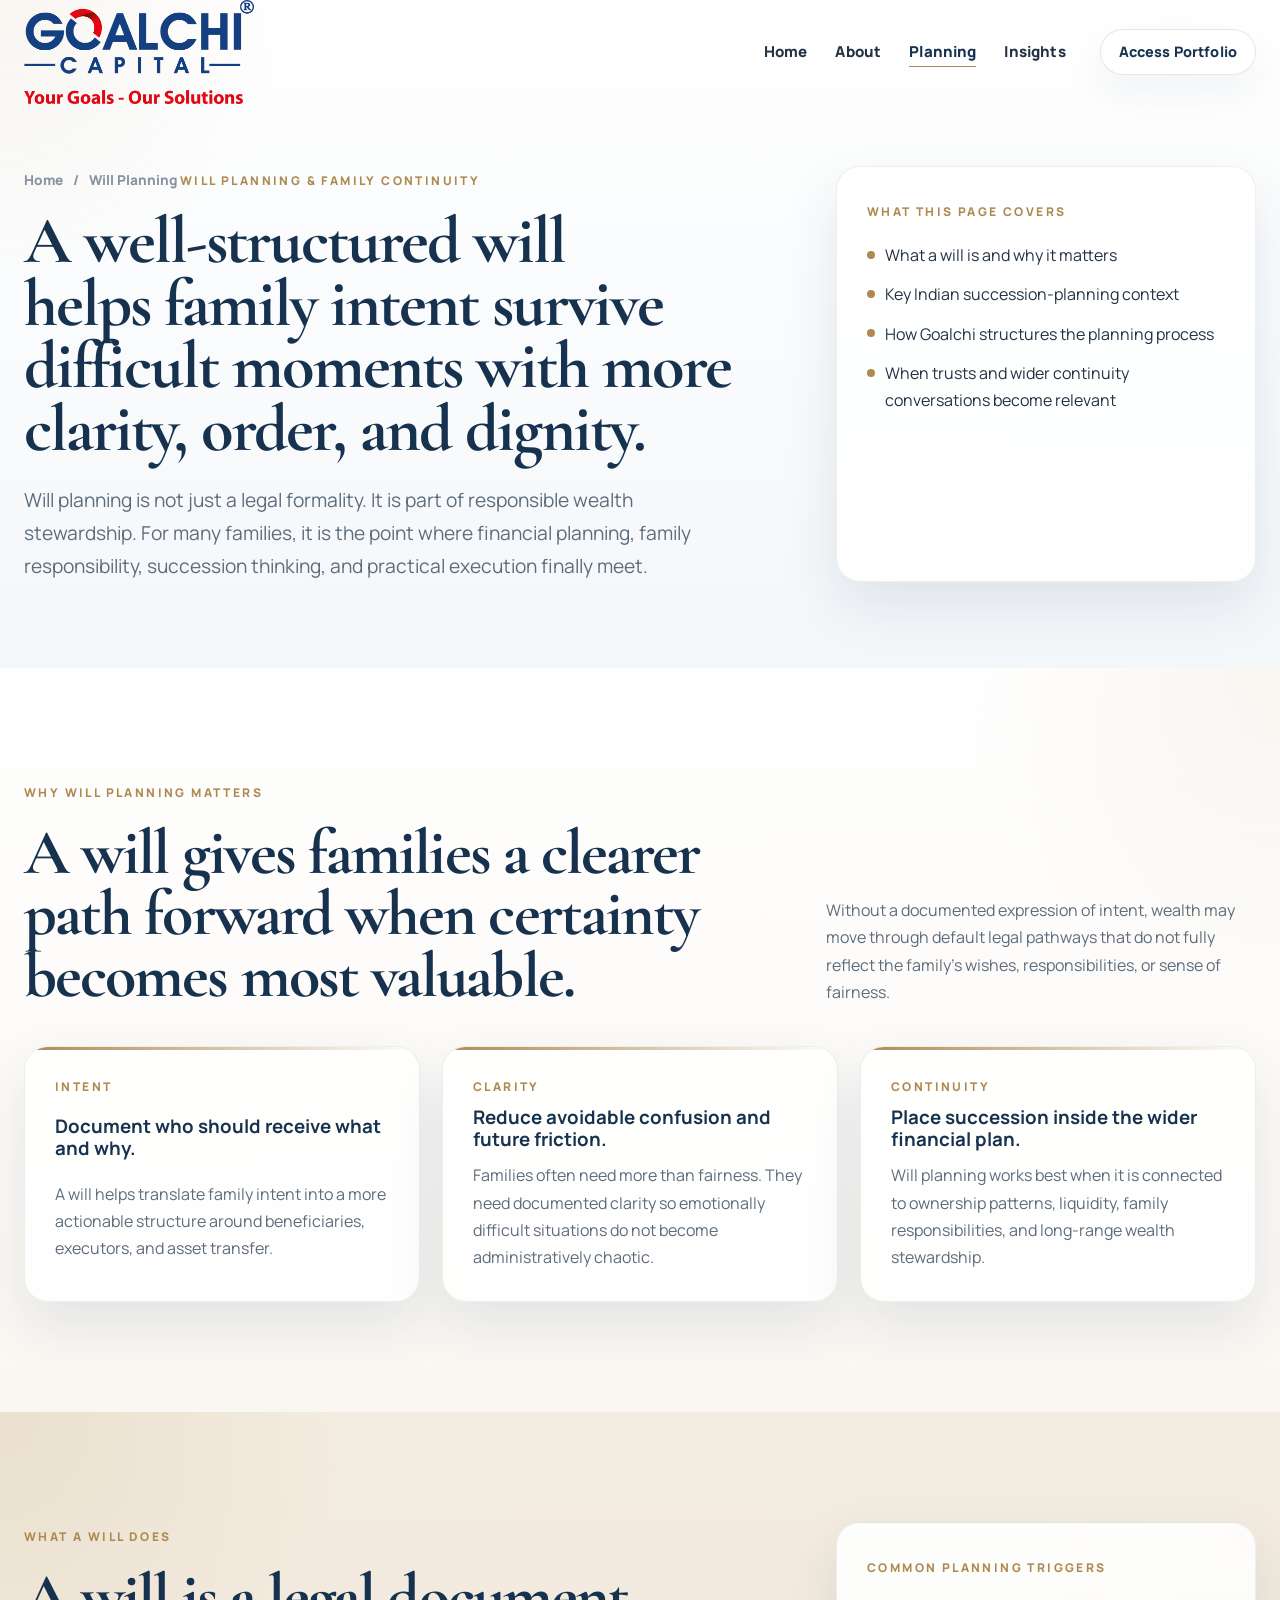
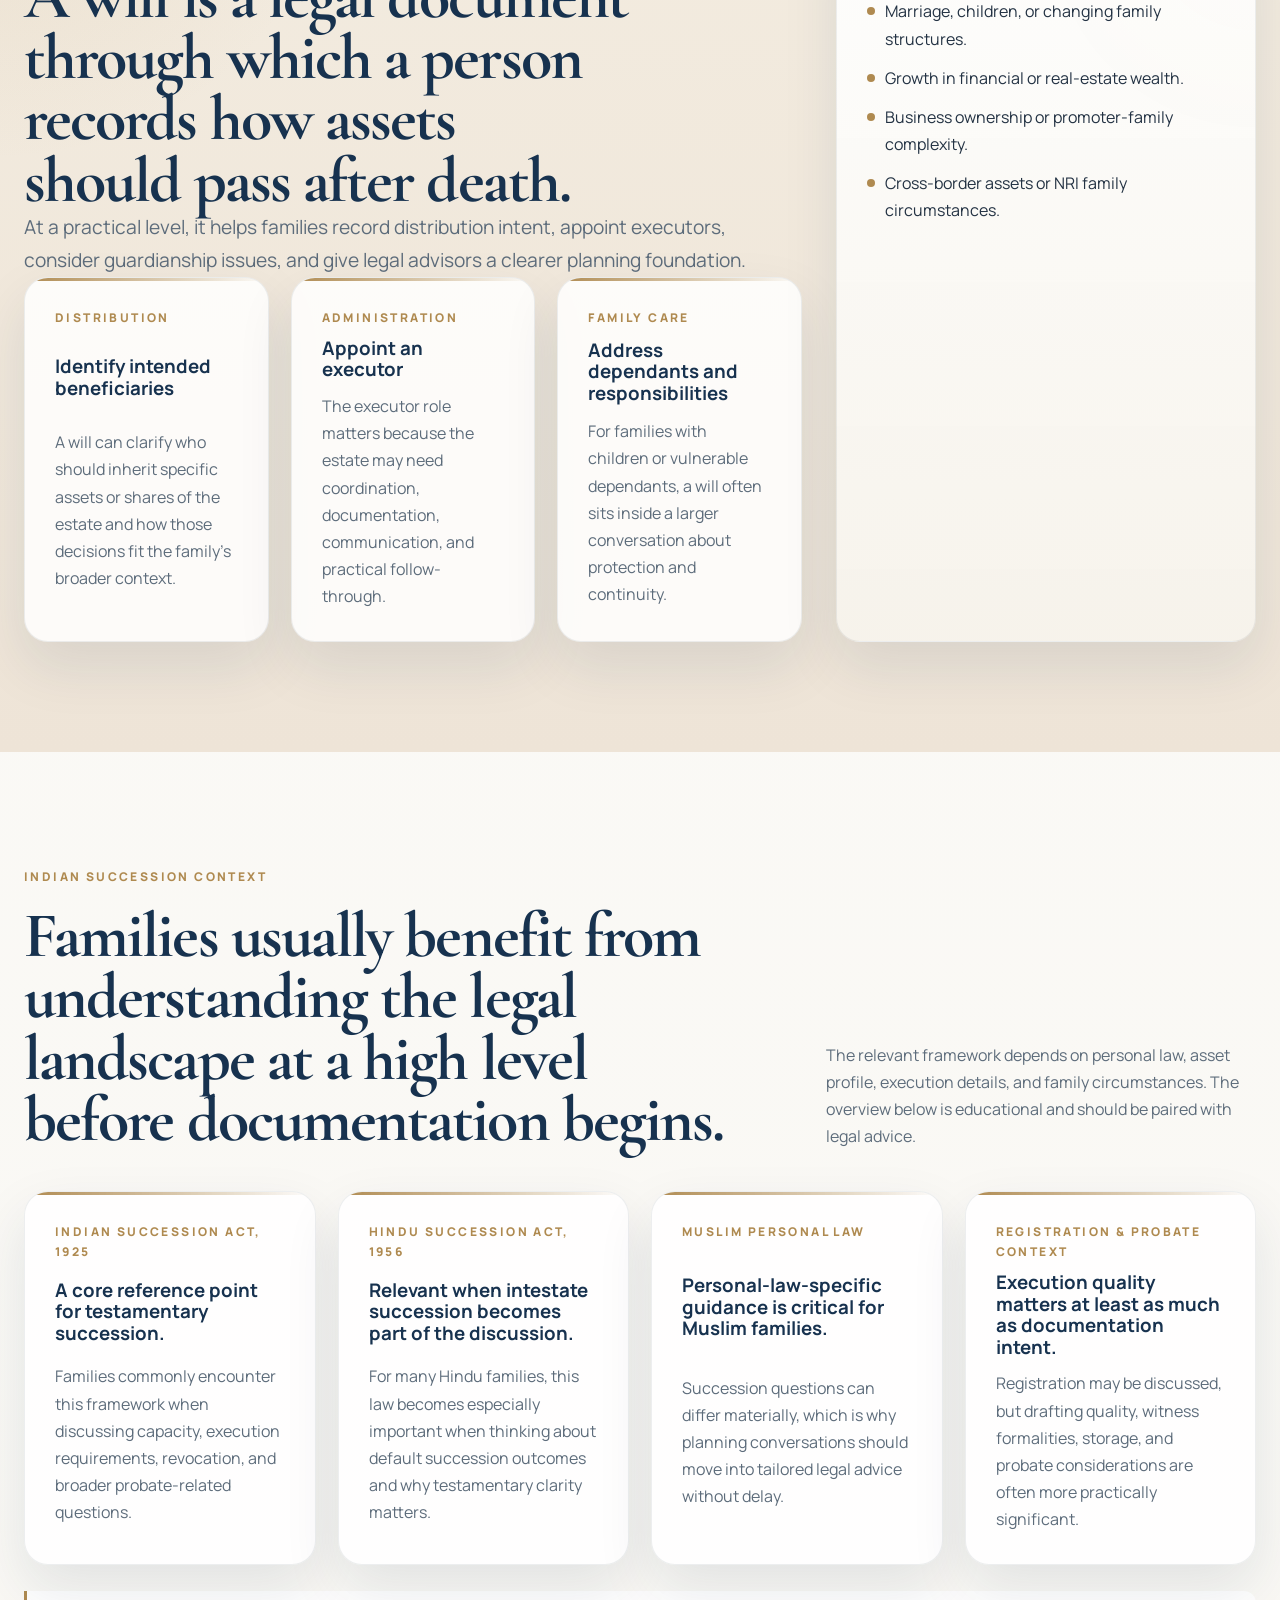
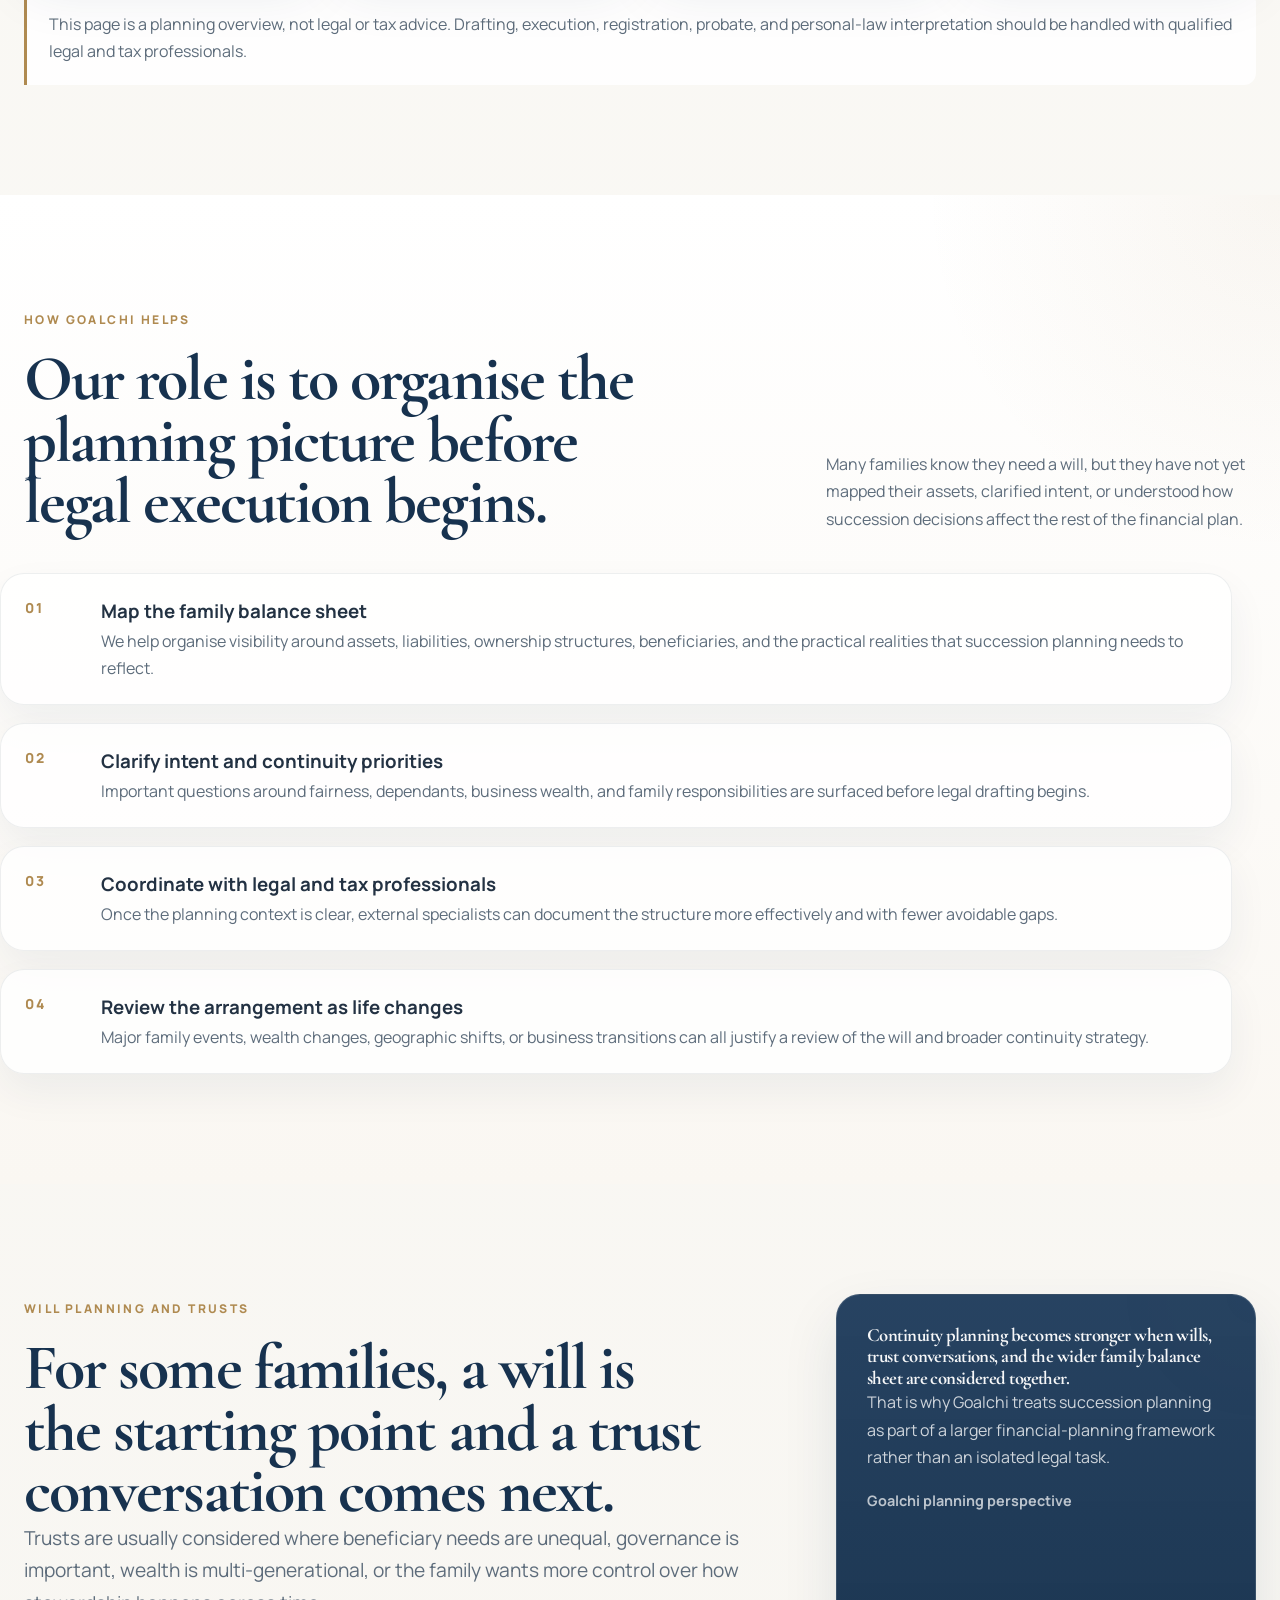
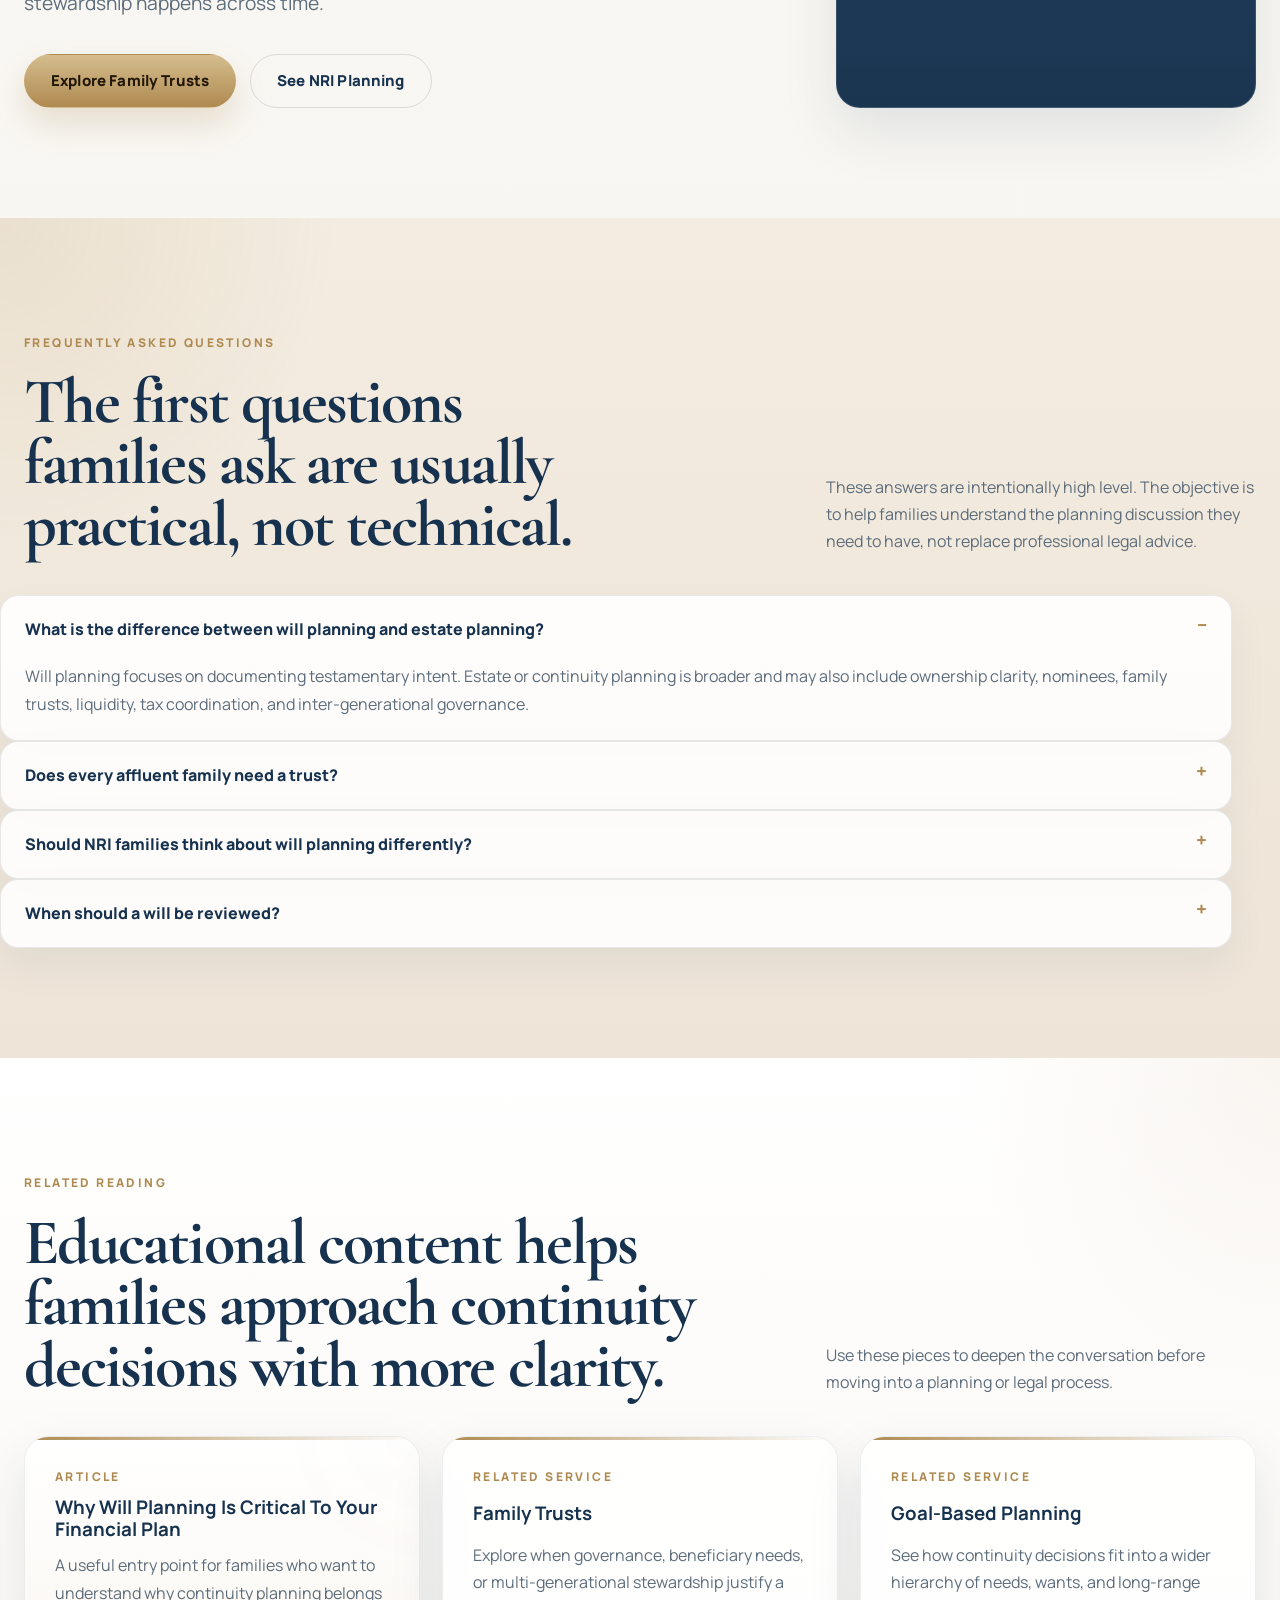
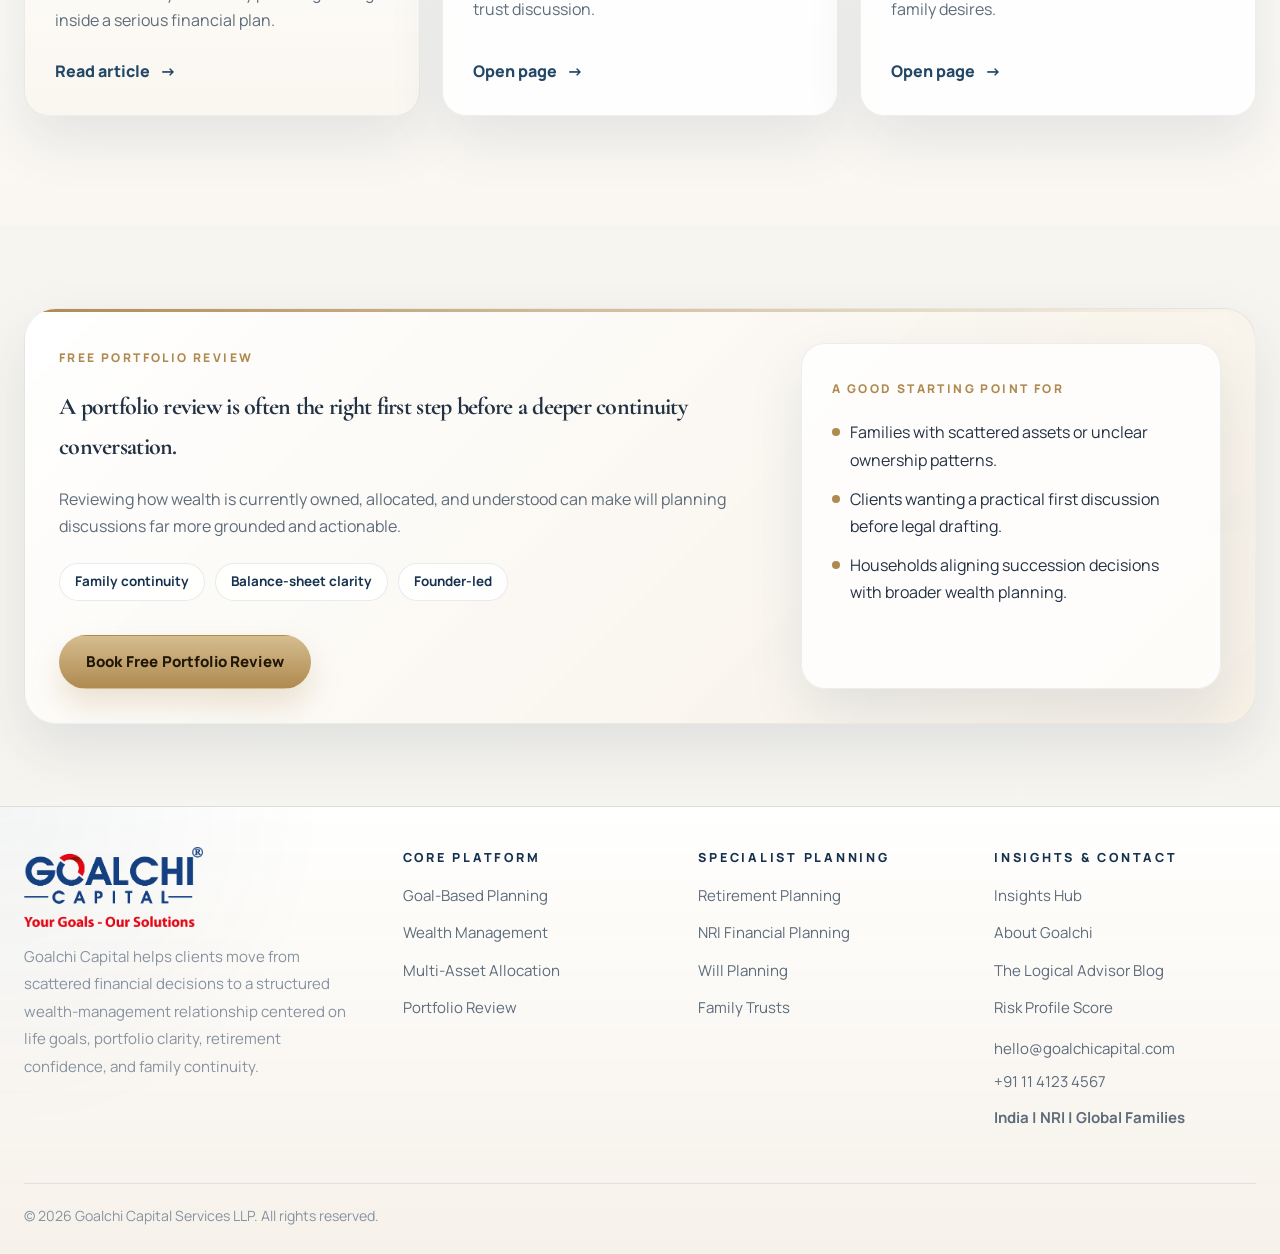
<file: will-planning.html>
<!DOCTYPE html>
<html lang="en">
<head>
  <meta charset="UTF-8" />
  <meta name="viewport" content="width=device-width, initial-scale=1.0" />
  <title>Will Planning | Goalchi Capital</title>
  <meta
    name="description"
    content="Explore Goalchi Capital's will planning approach covering what a will is, Indian succession context, family trust conversations, FAQs, and how Goalchi structures the planning process."
  />
  <link rel="preconnect" href="https://fonts.googleapis.com">
  <link rel="preconnect" href="https://fonts.gstatic.com" crossorigin>
  <link
    href="https://fonts.googleapis.com/css2?family=Cormorant+Garamond:wght@500;600;700&amp;family=Manrope:wght@400;500;600;700;800&amp;display=swap"
    rel="stylesheet"
  />
  <link rel="stylesheet" href="assets/css/style.css" />
</head>
<body>
  <header class="nav" id="siteNav"></header>

  <main>
    <section class="page-hero section">
      <div class="container page-hero-grid">
        <div class="page-copy">
          <div class="page-breadcrumb"><a href="index.html">Home</a> / <span>Will Planning</span></div>
          <span class="eyebrow">Will Planning &amp; Family Continuity</span>
          <h1 class="serif page-title">A well-structured will helps family intent survive difficult moments with more clarity, order, and dignity.</h1>
          <p>
            Will planning is not just a legal formality. It is part of responsible wealth stewardship. For many families,
            it is the point where financial planning, family responsibility, succession thinking, and practical execution finally meet.
          </p>
        </div>

        <aside class="page-side">
          <div class="page-note">
            <span class="card-kicker">What This Page Covers</span>
            <ul class="clean-list">
              <li>What a will is and why it matters</li>
              <li>Key Indian succession-planning context</li>
              <li>How Goalchi structures the planning process</li>
              <li>When trusts and wider continuity conversations become relevant</li>
            </ul>
          </div>
        </aside>
      </div>
    </section>

    <section class="paper-section section-pad section">
      <div class="container split-heading">
        <div>
          <span class="eyebrow">Why Will Planning Matters</span>
          <h2 class="serif">A will gives families a clearer path forward when certainty becomes most valuable.</h2>
        </div>
        <p>
          Without a documented expression of intent, wealth may move through default legal pathways that do not fully reflect the family's wishes, responsibilities, or sense of fairness.
        </p>
      </div>

      <div class="container service-grid">
        <article class="service-card">
          <span class="card-kicker">Intent</span>
          <h3>Document who should receive what and why.</h3>
          <p>A will helps translate family intent into a more actionable structure around beneficiaries, executors, and asset transfer.</p>
        </article>

        <article class="service-card">
          <span class="card-kicker">Clarity</span>
          <h3>Reduce avoidable confusion and future friction.</h3>
          <p>Families often need more than fairness. They need documented clarity so emotionally difficult situations do not become administratively chaotic.</p>
        </article>

        <article class="service-card">
          <span class="card-kicker">Continuity</span>
          <h3>Place succession inside the wider financial plan.</h3>
          <p>Will planning works best when it is connected to ownership patterns, liquidity, family responsibilities, and long-range wealth stewardship.</p>
        </article>
      </div>
    </section>

    <section class="sand-section section-pad section">
      <div class="container feature-split">
        <div class="feature-copy">
          <span class="eyebrow">What A Will Does</span>
          <h2 class="serif">A will is a legal document through which a person records how assets should pass after death.</h2>
          <p class="lead">
            At a practical level, it helps families record distribution intent, appoint executors, consider guardianship issues, and give legal advisors a clearer planning foundation.
          </p>

          <div class="card-grid">
            <article class="feature-card">
              <span class="card-kicker">Distribution</span>
              <h3>Identify intended beneficiaries</h3>
              <p>A will can clarify who should inherit specific assets or shares of the estate and how those decisions fit the family's broader context.</p>
            </article>

            <article class="feature-card">
              <span class="card-kicker">Administration</span>
              <h3>Appoint an executor</h3>
              <p>The executor role matters because the estate may need coordination, documentation, communication, and practical follow-through.</p>
            </article>

            <article class="feature-card">
              <span class="card-kicker">Family Care</span>
              <h3>Address dependants and responsibilities</h3>
              <p>For families with children or vulnerable dependants, a will often sits inside a larger conversation about protection and continuity.</p>
            </article>
          </div>
        </div>

        <aside class="list-card">
          <span class="card-kicker">Common Planning Triggers</span>
          <ul>
            <li>Marriage, children, or changing family structures.</li>
            <li>Growth in financial or real-estate wealth.</li>
            <li>Business ownership or promoter-family complexity.</li>
            <li>Cross-border assets or NRI family circumstances.</li>
          </ul>
        </aside>
      </div>
    </section>

    <section class="section section-pad">
      <div class="container split-heading">
        <div>
          <span class="eyebrow">Indian Succession Context</span>
          <h2 class="serif">Families usually benefit from understanding the legal landscape at a high level before documentation begins.</h2>
        </div>
        <p>
          The relevant framework depends on personal law, asset profile, execution details, and family circumstances. The overview below is educational and should be paired with legal advice.
        </p>
      </div>

      <div class="container law-grid">
        <article class="law-card">
          <span class="card-kicker">Indian Succession Act, 1925</span>
          <h3>A core reference point for testamentary succession.</h3>
          <p>Families commonly encounter this framework when discussing capacity, execution requirements, revocation, and broader probate-related questions.</p>
        </article>

        <article class="law-card">
          <span class="card-kicker">Hindu Succession Act, 1956</span>
          <h3>Relevant when intestate succession becomes part of the discussion.</h3>
          <p>For many Hindu families, this law becomes especially important when thinking about default succession outcomes and why testamentary clarity matters.</p>
        </article>

        <article class="law-card">
          <span class="card-kicker">Muslim Personal Law</span>
          <h3>Personal-law-specific guidance is critical for Muslim families.</h3>
          <p>Succession questions can differ materially, which is why planning conversations should move into tailored legal advice without delay.</p>
        </article>

        <article class="law-card">
          <span class="card-kicker">Registration &amp; Probate Context</span>
          <h3>Execution quality matters at least as much as documentation intent.</h3>
          <p>Registration may be discussed, but drafting quality, witness formalities, storage, and probate considerations are often more practically significant.</p>
        </article>
      </div>

      <div class="container legal-note">
        This page is a planning overview, not legal or tax advice. Drafting, execution, registration, probate, and personal-law interpretation should be handled with qualified legal and tax professionals.
      </div>
    </section>

    <section class="paper-section section-pad section">
      <div class="container split-heading">
        <div>
          <span class="eyebrow">How Goalchi Helps</span>
          <h2 class="serif">Our role is to organise the planning picture before legal execution begins.</h2>
        </div>
        <p>
          Many families know they need a will, but they have not yet mapped their assets, clarified intent, or understood how succession decisions affect the rest of the financial plan.
        </p>
      </div>

      <div class="container process-list">
        <article class="process-item">
          <span class="process-number">01</span>
          <div>
            <h3>Map the family balance sheet</h3>
            <p>We help organise visibility around assets, liabilities, ownership structures, beneficiaries, and the practical realities that succession planning needs to reflect.</p>
          </div>
        </article>

        <article class="process-item">
          <span class="process-number">02</span>
          <div>
            <h3>Clarify intent and continuity priorities</h3>
            <p>Important questions around fairness, dependants, business wealth, and family responsibilities are surfaced before legal drafting begins.</p>
          </div>
        </article>

        <article class="process-item">
          <span class="process-number">03</span>
          <div>
            <h3>Coordinate with legal and tax professionals</h3>
            <p>Once the planning context is clear, external specialists can document the structure more effectively and with fewer avoidable gaps.</p>
          </div>
        </article>

        <article class="process-item">
          <span class="process-number">04</span>
          <div>
            <h3>Review the arrangement as life changes</h3>
            <p>Major family events, wealth changes, geographic shifts, or business transitions can all justify a review of the will and broader continuity strategy.</p>
          </div>
        </article>
      </div>
    </section>

    <section class="section section-pad">
      <div class="container feature-split">
        <div class="feature-copy">
          <span class="eyebrow">Will Planning And Trusts</span>
          <h2 class="serif">For some families, a will is the starting point and a trust conversation comes next.</h2>
          <p class="lead">
            Trusts are usually considered where beneficiary needs are unequal, governance is important, wealth is multi-generational, or the family wants more control over how stewardship happens across time.
          </p>

          <div class="btn-row">
            <a href="family-trusts.html" class="btn btn-primary">Explore Family Trusts</a>
            <a href="nri-financial-planning.html" class="btn btn-outline">See NRI Planning</a>
          </div>
        </div>

        <aside class="quote-card">
          <h3 class="serif">Continuity planning becomes stronger when wills, trust conversations, and the wider family balance sheet are considered together.</h3>
          <p>That is why Goalchi treats succession planning as part of a larger financial-planning framework rather than an isolated legal task.</p>
          <div class="quote-meta">Goalchi planning perspective</div>
        </aside>
      </div>
    </section>

    <section class="sand-section section-pad section">
      <div class="container split-heading">
        <div>
          <span class="eyebrow">Frequently Asked Questions</span>
          <h2 class="serif">The first questions families ask are usually practical, not technical.</h2>
        </div>
        <p>
          These answers are intentionally high level. The objective is to help families understand the planning discussion they need to have, not replace professional legal advice.
        </p>
      </div>

      <div class="container faq-list">
        <details class="faq-item" open>
          <summary>What is the difference between will planning and estate planning?</summary>
          <p>Will planning focuses on documenting testamentary intent. Estate or continuity planning is broader and may also include ownership clarity, nominees, family trusts, liquidity, tax coordination, and inter-generational governance.</p>
        </details>

        <details class="faq-item">
          <summary>Does every affluent family need a trust?</summary>
          <p>No. Many families may only need a well-considered will and cleaner asset organisation. Trusts become more relevant when control, beneficiary complexity, long-range governance, or stewardship concerns are stronger.</p>
        </details>

        <details class="faq-item">
          <summary>Should NRI families think about will planning differently?</summary>
          <p>Often yes. Cross-border assets, jurisdictional questions, and globally dispersed family members make coordination more important, which is why continuity planning should be seen in the wider context of the family's full financial picture.</p>
        </details>

        <details class="faq-item">
          <summary>When should a will be reviewed?</summary>
          <p>It is wise to revisit it after marriage, childbirth, business events, significant wealth changes, overseas moves, family disputes, or any major shift in the intended succession plan.</p>
        </details>
      </div>
    </section>

    <section class="paper-section section-pad section">
      <div class="container split-heading">
        <div>
          <span class="eyebrow">Related Reading</span>
          <h2 class="serif">Educational content helps families approach continuity decisions with more clarity.</h2>
        </div>
        <p>
          Use these pieces to deepen the conversation before moving into a planning or legal process.
        </p>
      </div>

      <div class="container article-grid three">
        <article class="article-card featured">
          <div class="article-meta">Article</div>
          <h3>Why Will Planning Is Critical To Your Financial Plan</h3>
          <p>A useful entry point for families who want to understand why continuity planning belongs inside a serious financial plan.</p>
          <a class="text-link" href="https://www.thelogicaladvisor.com/why-will-planning-is-critical-to-your-financial-plan/" target="_blank" rel="noreferrer">Read article</a>
        </article>

        <article class="article-card">
          <div class="article-meta">Related Service</div>
          <h3>Family Trusts</h3>
          <p>Explore when governance, beneficiary needs, or multi-generational stewardship justify a trust discussion.</p>
          <a class="text-link" href="family-trusts.html">Open page</a>
        </article>

        <article class="article-card">
          <div class="article-meta">Related Service</div>
          <h3>Goal-Based Planning</h3>
          <p>See how continuity decisions fit into a wider hierarchy of needs, wants, and long-range family desires.</p>
          <a class="text-link" href="goal-based-planning.html">Open page</a>
        </article>
      </div>
    </section>

    <section class="section section-compact">
      <div class="container">
        <div class="review-divider">
          <div class="review-grid">
            <div class="review-copy">
              <span class="eyebrow">Free Portfolio Review</span>
              <h2 class="serif">A portfolio review is often the right first step before a deeper continuity conversation.</h2>
              <p>
                Reviewing how wealth is currently owned, allocated, and understood can make will planning discussions far more grounded and actionable.
              </p>
              <div class="review-marks">
                <span class="micro-pill">Family continuity</span>
                <span class="micro-pill">Balance-sheet clarity</span>
                <span class="micro-pill">Founder-led</span>
              </div>
              <div class="btn-row">
                <a href="https://calendly.com/goalchicapital/portfolio-review-meeting-with-mr-vikas-sharma?back=1&amp;month=2026-03" class="btn btn-primary" target="_blank" rel="noreferrer">Book Free Portfolio Review</a>
              </div>
            </div>

            <aside class="review-panel">
              <span class="card-kicker">A Good Starting Point For</span>
              <ul class="clean-list">
                <li>Families with scattered assets or unclear ownership patterns.</li>
                <li>Clients wanting a practical first discussion before legal drafting.</li>
                <li>Households aligning succession decisions with broader wealth planning.</li>
              </ul>
            </aside>
          </div>
        </div>
      </div>
    </section>
  </main>

  <footer class="footer"></footer>

  <script src="assets/js/main.js"></script>
</body>
</html>
</file>
<file: assets/css/style.css>
:root {
  --navy-strong: #17324f;
  --navy: #234867;
  --navy-soft: #55708c;
  --ink: #233243;
  --ink-soft: #5d6c7b;
  --ink-faint: #8793a1;
  --paper: #f6f4ef;
  --paper-strong: #ffffff;
  --mist: #eef3f7;
  --sand: #efe4d3;
  --gold: #af8a50;
  --gold-soft: #d5c29d;
  --line: #dbe4ec;
  --line-strong: rgba(35, 50, 67, 0.16);
  --shadow-soft: 0 18px 40px rgba(23, 50, 79, 0.06);
  --shadow-card: 0 24px 56px rgba(23, 50, 79, 0.1);
  --shadow-deep: 0 36px 84px rgba(23, 50, 79, 0.16);
  --radius-xl: 32px;
  --radius-lg: 24px;
  --radius-md: 18px;
  --radius-sm: 12px;
  --max: 1240px;
}

* {
  box-sizing: border-box;
}

html {
  scroll-behavior: smooth;
}

body {
  margin: 0;
  font-family: "Manrope", sans-serif;
  color: var(--ink);
  line-height: 1.7;
  background:
    radial-gradient(circle at top left, rgba(175, 138, 80, 0.08), transparent 24%),
    linear-gradient(180deg, #fcfbf8 0%, #f6f4ef 100%);
}

body::before {
  content: "";
  position: fixed;
  inset: 0;
  background:
    linear-gradient(rgba(23, 50, 79, 0.02) 1px, transparent 1px),
    linear-gradient(90deg, rgba(23, 50, 79, 0.02) 1px, transparent 1px);
  background-size: 120px 120px;
  mask-image: linear-gradient(180deg, rgba(0, 0, 0, 0.25), transparent 82%);
  pointer-events: none;
  z-index: -1;
}

img {
  display: block;
  max-width: 100%;
}

a {
  color: inherit;
  text-decoration: none;
}

button,
input,
textarea,
select {
  font: inherit;
}

h1,
h2,
h3,
h4,
p,
ul {
  margin: 0;
}

p {
  color: var(--ink-soft);
}

.serif {
  font-family: "Cormorant Garamond", Georgia, serif;
  letter-spacing: -0.03em;
}

.eyebrow,
.card-kicker,
.article-meta,
.mega-col-title,
.metric-label,
.tier-label {
  display: inline-block;
  color: var(--gold);
  font-size: 0.75rem;
  font-weight: 800;
  letter-spacing: 0.2em;
  text-transform: uppercase;
}

.eyebrow {
  margin-bottom: 18px;
}

.container {
  width: min(var(--max), calc(100% - 48px));
  margin: 0 auto;
}

.section {
  position: relative;
}

.section-pad {
  padding: 110px 0;
}

.section-compact {
  padding: 82px 0;
}

.paper-section {
  background:
    radial-gradient(circle at top right, rgba(175, 138, 80, 0.08), transparent 22%),
    linear-gradient(180deg, #ffffff 0%, #faf7f2 100%);
}

.sand-section {
  background:
    radial-gradient(circle at top left, rgba(175, 138, 80, 0.12), transparent 22%),
    linear-gradient(180deg, #f3ece0 0%, #eee4d7 100%);
}

.ink-section {
  background:
    radial-gradient(circle at top right, rgba(175, 138, 80, 0.2), transparent 28%),
    linear-gradient(180deg, #1f3e60 0%, #16314d 100%);
  color: rgba(255, 255, 255, 0.94);
}

.ink-section p,
.ink-section li,
.ink-section .list-card p {
  color: rgba(255, 255, 255, 0.78);
}

.lead {
  font-size: clamp(1.04rem, 1.7vw, 1.2rem);
}

.btn-row {
  display: flex;
  flex-wrap: wrap;
  gap: 14px;
  margin-top: 34px;
}

.btn {
  display: inline-flex;
  align-items: center;
  justify-content: center;
  min-height: 54px;
  padding: 0 26px;
  border-radius: 999px;
  border: 1px solid transparent;
  font-size: 0.94rem;
  font-weight: 800;
  letter-spacing: 0.01em;
  transition: transform 180ms ease, box-shadow 180ms ease, border-color 180ms ease, background 180ms ease, color 180ms ease;
}

.btn:hover {
  transform: translateY(-2px);
}

.btn-primary {
  color: #211707;
  background: linear-gradient(180deg, #d5bd8e 0%, var(--gold) 100%);
  box-shadow: 0 16px 30px rgba(175, 138, 80, 0.22);
}

.btn-secondary {
  color: var(--navy-strong);
  background: rgba(255, 255, 255, 0.86);
  border-color: rgba(35, 50, 67, 0.1);
}

.btn-outline {
  color: var(--navy-strong);
  background: transparent;
  border-color: rgba(35, 50, 67, 0.14);
}

.btn-light {
  color: rgba(255, 255, 255, 0.96);
  background: rgba(255, 255, 255, 0.08);
  border-color: rgba(255, 255, 255, 0.16);
}

.text-link {
  display: inline-flex;
  align-items: center;
  gap: 10px;
  font-weight: 800;
  color: var(--navy);
}

.text-link::after {
  content: "\2192";
  transition: transform 160ms ease;
}

.text-link:hover::after {
  transform: translateX(3px);
}

.nav {
  position: fixed;
  inset: 0 0 auto;
  z-index: 40;
  transition: background 220ms ease, backdrop-filter 220ms ease, box-shadow 220ms ease, border-color 220ms ease;
}

.nav.scrolled {
  background: rgba(255, 255, 255, 0.88);
  backdrop-filter: blur(18px);
  border-bottom: 1px solid rgba(35, 50, 67, 0.08);
  box-shadow: 0 12px 28px rgba(23, 50, 79, 0.08);
}

.nav-inner {
  display: flex;
  align-items: center;
  gap: 24px;
  min-height: 94px;
}

.brandmark {
  display: inline-flex;
  align-items: center;
  min-width: 0;
}

.brandmark-logo {
  width: clamp(170px, 18vw, 240px);
  height: auto;
}

.nav-links {
  display: flex;
  align-items: center;
  justify-content: center;
  gap: 28px;
  margin-left: auto;
}

.nav-home,
.nav-direct,
.mega-trigger {
  position: relative;
  display: inline-flex;
  align-items: center;
  justify-content: center;
  gap: 8px;
  color: var(--ink);
  font-family: inherit;
  font-size: 0.94rem;
  font-weight: 800;
  line-height: 1;
  letter-spacing: 0.01em;
  white-space: nowrap;
  text-decoration: none;
  background: none;
  border: 0;
  padding: 0;
  cursor: pointer;
  appearance: none;
  -webkit-appearance: none;
}

.nav-home::after,
.nav-direct::after,
.mega-trigger::after {
  content: "";
  position: absolute;
  left: 0;
  bottom: -8px;
  width: 100%;
  height: 1px;
  background: var(--gold);
  transform: scaleX(0);
  transform-origin: left;
  transition: transform 160ms ease;
}

.nav-home:hover::after,
.nav-direct:hover::after,
.mega-trigger:hover::after,
.nav-home.active::after,
.nav-direct.active::after,
.nav-mega.is-active .mega-trigger::after,
.mega-trigger[aria-expanded="true"]::after {
  transform: scaleX(1);
}

.nav-home.active,
.nav-direct.active,
.nav-mega.is-active .mega-trigger,
.mega-trigger[aria-expanded="true"] {
  color: var(--navy-strong);
}

.nav-mega {
  position: relative;
  display: inline-flex;
  align-items: center;
}

.nav-mega::after {
  content: "";
  position: absolute;
  top: 100%;
  left: -18px;
  right: -18px;
  height: 18px;
}

.mega-panel {
  position: absolute;
  top: calc(100% + 16px);
  left: var(--mega-left, 0px);
  right: auto;
  width: min(var(--mega-width, 920px), calc(100vw - 48px));
  padding: 28px;
  border-radius: var(--radius-xl);
  border: 1px solid rgba(35, 50, 67, 0.08);
  background:
    linear-gradient(180deg, rgba(255, 255, 255, 0.98), rgba(248, 245, 239, 0.98)),
    radial-gradient(circle at top right, rgba(175, 138, 80, 0.12), transparent 28%);
  box-shadow: var(--shadow-deep);
  display: grid;
  grid-template-columns: repeat(var(--mega-columns, 4), minmax(0, 1fr));
  gap: 22px;
  opacity: 0;
  visibility: hidden;
  pointer-events: none;
  transform: translateY(14px);
  transition: opacity 200ms ease, transform 200ms ease, visibility 200ms ease;
}

.mega-panel--about {
  top: calc(100% + 12px);
  width: min(var(--mega-width, 620px), calc(100vw - 40px));
  padding: 22px 24px;
  gap: 18px;
  grid-template-columns: repeat(3, minmax(0, 1fr));
  box-shadow: 0 18px 42px rgba(15, 28, 42, 0.14);
}

.mega-panel--planning {
  width: min(var(--mega-width, 920px), calc(100vw - 48px));
}

.mega-panel--insights {
  width: min(var(--mega-width, 700px), calc(100vw - 48px));
}

.nav-mega.is-open .mega-panel {
  opacity: 1;
  visibility: visible;
  pointer-events: auto;
  transform: translateY(0);
}

.nav-mega--about .mega-col {
  gap: 10px;
}

.nav-mega--about .mega-col-title {
  margin-bottom: 2px;
}

.nav-mega--about .mega-link {
  gap: 0;
  padding: 10px 12px;
  border-radius: 14px;
}

.nav-mega--about .mega-link-title {
  font-size: 0.92rem;
  line-height: 1.35;
}

.nav-mega--about .mega-link-copy {
  display: none;
}

.mega-col {
  display: grid;
  align-content: start;
  gap: 12px;
}

.mega-link {
  display: grid;
  gap: 7px;
  padding: 12px 14px;
  border-radius: 16px;
  border: 1px solid transparent;
  transition: background 160ms ease, border-color 160ms ease, transform 160ms ease;
}

.mega-link:hover,
.mega-link.is-current {
  background: rgba(35, 72, 103, 0.05);
  border-color: rgba(35, 50, 67, 0.08);
  transform: translateY(-1px);
}

.mega-link.is-featured {
  background: rgba(175, 138, 80, 0.08);
  border-color: rgba(175, 138, 80, 0.18);
}

.mega-link.is-featured:hover,
.mega-link.is-featured.is-current {
  background: rgba(175, 138, 80, 0.12);
  border-color: rgba(175, 138, 80, 0.24);
}

.mega-link.is-compact {
  gap: 0;
  padding-top: 10px;
  padding-bottom: 10px;
}

.mega-link-title {
  color: var(--navy-strong);
  font-size: 0.95rem;
  font-weight: 800;
  line-height: 1.35;
}

.mega-link-copy {
  color: var(--ink-soft);
  font-size: 0.84rem;
  line-height: 1.5;
  max-width: 25ch;
}

.nav-actions {
  display: flex;
  align-items: center;
  gap: 14px;
  margin-left: 10px;
}

.nav-login {
  display: inline-flex;
  align-items: center;
  justify-content: center;
  min-height: 46px;
  padding: 0 18px;
  border-radius: 999px;
  border: 1px solid rgba(35, 50, 67, 0.12);
  background: rgba(255, 255, 255, 0.82);
  color: var(--navy-strong);
  font-size: 0.9rem;
  font-weight: 800;
  letter-spacing: 0.01em;
  white-space: nowrap;
  box-shadow: var(--shadow-soft);
  transition: transform 180ms ease, border-color 180ms ease, background 180ms ease, box-shadow 180ms ease;
}

.nav-login:hover {
  transform: translateY(-2px);
  background: rgba(255, 255, 255, 0.92);
  border-color: rgba(35, 50, 67, 0.18);
  box-shadow: 0 16px 30px rgba(23, 50, 79, 0.08);
}

.nav-cta {
  white-space: nowrap;
}

.mobile-menu {
  display: none;
  position: relative;
}

.mobile-menu summary {
  list-style: none;
  display: inline-flex;
  align-items: center;
  justify-content: center;
  min-height: 46px;
  padding: 0 18px;
  border-radius: 999px;
  border: 1px solid rgba(35, 50, 67, 0.12);
  background: rgba(255, 255, 255, 0.86);
  color: var(--navy-strong);
  font-size: 0.9rem;
  font-weight: 800;
  cursor: pointer;
  box-shadow: var(--shadow-soft);
}

.mobile-menu summary::-webkit-details-marker {
  display: none;
}

.mobile-menu-panel {
  position: absolute;
  top: calc(100% + 14px);
  right: 0;
  z-index: 50;
  width: min(360px, calc(100vw - 34px));
  padding: 18px;
  border-radius: 24px;
  border: 1px solid rgba(35, 50, 67, 0.08);
  background: rgba(255, 255, 255, 0.98);
  box-shadow: var(--shadow-deep);
  display: grid;
  gap: 4px;
}

.mobile-menu-panel a {
  display: block;
  padding: 12px 14px;
  border-radius: 12px;
  color: var(--navy-strong);
  font-size: 0.94rem;
  font-weight: 700;
}

.mobile-menu-panel a:hover {
  background: rgba(35, 72, 103, 0.06);
}

.mobile-menu-heading {
  margin-top: 10px;
  padding: 8px 14px 4px;
  color: var(--ink-faint);
  font-size: 0.75rem;
  font-weight: 800;
  letter-spacing: 0.18em;
  text-transform: uppercase;
}

.mobile-menu-panel .mobile-menu-cta {
  margin-top: 12px;
}

.hero-home {
  position: relative;
  overflow: hidden;
  padding: 180px 0 118px;
  background:
    radial-gradient(circle at top left, rgba(175, 138, 80, 0.12), transparent 26%),
    linear-gradient(180deg, #ffffff 0%, #f2f6fa 58%, #eef3f6 100%);
}

.hero-home::after {
  content: "";
  position: absolute;
  inset: 0 0 0 48%;
  background:
    linear-gradient(135deg, rgba(23, 50, 79, 0.08), rgba(23, 50, 79, 0.02)),
    url("../images/hero/hero-bg-dark-luxury.png") center/cover no-repeat;
  opacity: 0.26;
  border-bottom-left-radius: 56px;
}

.hero-layout,
.page-hero-grid,
.feature-split,
.story-grid,
.cta-grid,
.risk-layout,
.review-grid,
.split-heading {
  display: grid;
  gap: 34px;
}

.hero-layout,
.page-hero-grid,
.feature-split,
.cta-grid,
.risk-layout,
.review-grid {
  grid-template-columns: minmax(0, 1.15fr) minmax(300px, 420px);
}

.story-grid,
.split-heading {
  grid-template-columns: minmax(0, 1.1fr) minmax(280px, 430px);
}

.hero-copy,
.page-copy {
  position: relative;
  z-index: 1;
}

.hero-title,
.page-title {
  color: var(--navy-strong);
  line-height: 0.94;
  text-wrap: balance;
}

.hero-title {
  font-size: clamp(3.7rem, 7.1vw, 6.7rem);
}

.page-title {
  font-size: clamp(3rem, 5.2vw, 5rem);
}

.hero-copy p,
.page-copy p {
  max-width: 720px;
  margin-top: 24px;
  font-size: clamp(1.06rem, 1.7vw, 1.2rem);
}

.hero-lineup {
  display: flex;
  flex-wrap: wrap;
  gap: 12px;
  margin-top: 32px;
}

.hero-lineup span,
.micro-pill {
  display: inline-flex;
  align-items: center;
  min-height: 38px;
  padding: 0 15px;
  border-radius: 999px;
  border: 1px solid rgba(35, 50, 67, 0.1);
  background: rgba(255, 255, 255, 0.86);
  color: var(--navy-strong);
  font-size: 0.84rem;
  font-weight: 700;
}

.hero-visual,
.page-side {
  position: relative;
  z-index: 1;
  display: grid;
  gap: 20px;
}

.editorial-note,
.page-note,
.feature-card,
.service-card,
.article-card,
.detail-card,
.law-card,
.list-card,
.profile-card,
.quote-card,
.review-panel,
.metric-card,
.story-card,
.cta-panel,
.risk-band,
.topic-card {
  position: relative;
  overflow: hidden;
  border-radius: var(--radius-lg);
  border: 1px solid rgba(35, 50, 67, 0.08);
  background: rgba(255, 255, 255, 0.84);
  box-shadow: var(--shadow-card);
}

.editorial-note,
.page-note,
.feature-card,
.service-card,
.article-card,
.detail-card,
.law-card,
.list-card,
.profile-card,
.quote-card,
.review-panel,
.metric-card,
.story-card,
.cta-panel,
.risk-band,
.topic-card {
  padding: 30px;
}

.editorial-note::before,
.feature-card::before,
.service-card::before,
.article-card::before,
.detail-card::before,
.law-card::before,
.review-divider::before,
.cta-panel::before,
.risk-band::before,
.story-card::before,
.topic-card::before {
  content: "";
  position: absolute;
  inset: 0 auto auto 0;
  width: 100%;
  height: 3px;
  background: linear-gradient(90deg, var(--gold) 0%, rgba(175, 138, 80, 0) 100%);
}

.hero-brief h3,
.page-note h3,
.feature-card h3,
.service-card h3,
.article-card h3,
.detail-card h3,
.law-card h3,
.quote-card h3,
.profile-card h3,
.metric-card strong,
.story-card h3,
.topic-card h3 {
  color: var(--navy-strong);
  line-height: 1.15;
}

.hero-brief h3,
.story-card h3 {
  font-size: clamp(1.5rem, 2.2vw, 2rem);
}

.clean-list,
.note-list,
.process-list,
.faq-list,
.pyramid-notes {
  list-style: none;
  margin: 0;
  padding: 0;
}

.clean-list,
.note-list,
.pyramid-notes {
  display: grid;
  gap: 12px;
  margin-top: 18px;
}

.clean-list li,
.note-list li,
.review-panel li,
.list-card li,
.pyramid-notes li {
  position: relative;
  padding-left: 18px;
}

.clean-list li::before,
.note-list li::before,
.review-panel li::before,
.list-card li::before,
.pyramid-notes li::before {
  content: "";
  position: absolute;
  left: 0;
  top: 0.8em;
  width: 8px;
  height: 8px;
  border-radius: 50%;
  background: var(--gold);
  transform: translateY(-50%);
}

.hero-metrics,
.card-grid,
.service-grid,
.article-grid,
.feature-grid,
.law-grid,
.topic-grid {
  display: grid;
  grid-template-columns: repeat(auto-fit, minmax(240px, 1fr));
  gap: 22px;
}

.metric-card {
  padding: 22px 22px 24px;
}

.metric-card strong {
  display: block;
  margin-top: 12px;
  font-size: 1.08rem;
}

.metric-card p {
  margin-top: 8px;
  font-size: 0.92rem;
}

.split-heading {
  align-items: end;
  margin-bottom: 40px;
}

.split-heading h2,
.feature-copy h2,
.cta-panel h2,
.risk-band h2,
.section-title {
  color: var(--navy-strong);
  font-size: clamp(2.8rem, 5vw, 4.7rem);
  line-height: 0.96;
  text-wrap: balance;
}

.service-card,
.article-card,
.feature-card,
.law-card,
.topic-card,
.detail-card,
.story-card {
  display: grid;
  gap: 10px;
}

.service-card p,
.article-card p,
.feature-card p,
.law-card p,
.topic-card p,
.detail-card p,
.story-card p {
  margin-top: 2px;
}

.article-card .text-link,
.topic-card .text-link {
  margin-top: auto;
  padding-top: 14px;
}

.article-card.featured,
.story-card.highlight,
.feature-card.highlight {
  background:
    linear-gradient(180deg, rgba(255, 255, 255, 0.92), rgba(250, 246, 239, 0.94)),
    radial-gradient(circle at top right, rgba(175, 138, 80, 0.16), transparent 30%);
}

.process-list {
  display: grid;
  gap: 18px;
}

.process-item {
  display: grid;
  grid-template-columns: 58px 1fr;
  gap: 18px;
  padding: 22px 24px;
  border-radius: var(--radius-lg);
  border: 1px solid rgba(35, 50, 67, 0.08);
  background: rgba(255, 255, 255, 0.8);
  box-shadow: var(--shadow-soft);
}

.process-number {
  color: var(--gold);
  font-size: 0.86rem;
  font-weight: 800;
  letter-spacing: 0.18em;
}

.page-hero {
  padding: 166px 0 86px;
  background:
    radial-gradient(circle at top left, rgba(175, 138, 80, 0.08), transparent 20%),
    linear-gradient(180deg, #ffffff 0%, #f4f7fa 100%);
}

.page-breadcrumb {
  display: inline-flex;
  align-items: center;
  gap: 10px;
  margin-bottom: 18px;
  color: var(--ink-faint);
  font-size: 0.85rem;
  font-weight: 800;
}

.page-breadcrumb a:hover {
  color: var(--navy);
}

.quote-card {
  background:
    linear-gradient(180deg, rgba(30, 59, 91, 0.96), rgba(22, 49, 77, 0.98)),
    radial-gradient(circle at top right, rgba(175, 138, 80, 0.18), transparent 30%);
  color: rgba(255, 255, 255, 0.94);
  border-color: rgba(255, 255, 255, 0.12);
}

.quote-card .serif,
.quote-card h3 {
  color: rgba(255, 255, 255, 0.96);
}

.quote-card p {
  color: rgba(255, 255, 255, 0.78);
}

.quote-meta {
  margin-top: 18px;
  color: rgba(255, 255, 255, 0.7);
  font-size: 0.9rem;
  font-weight: 700;
}

.list-card {
  background:
    linear-gradient(180deg, rgba(255, 255, 255, 0.92), rgba(247, 243, 236, 0.94)),
    radial-gradient(circle at top right, rgba(175, 138, 80, 0.14), transparent 30%);
}

.list-card ul,
.review-panel ul {
  display: grid;
  gap: 12px;
  margin-top: 18px;
  padding: 0;
  list-style: none;
}

.legal-note {
  margin-top: 26px;
  padding: 20px 22px;
  border-left: 3px solid var(--gold);
  border-radius: 0 var(--radius-sm) var(--radius-sm) 0;
  background: rgba(255, 255, 255, 0.84);
  color: var(--ink-soft);
}

.faq-item {
  overflow: hidden;
  border-radius: var(--radius-md);
  border: 1px solid rgba(35, 50, 67, 0.1);
  background: rgba(255, 255, 255, 0.88);
  box-shadow: var(--shadow-soft);
}

.faq-item summary {
  list-style: none;
  cursor: pointer;
  padding: 20px 24px;
  color: var(--navy-strong);
  font-size: 1rem;
  font-weight: 800;
}

.faq-item summary::-webkit-details-marker {
  display: none;
}

.faq-item summary::after {
  content: "+";
  float: right;
  color: var(--gold);
  font-size: 1.2rem;
  line-height: 1;
}

.faq-item[open] summary::after {
  content: "\2212";
}

.faq-item p {
  padding: 0 24px 22px;
}

.review-divider,
.cta-panel,
.risk-band {
  position: relative;
  overflow: hidden;
}

.review-divider {
  padding: 34px;
  border-radius: var(--radius-xl);
  border: 1px solid rgba(35, 50, 67, 0.08);
  background:
    linear-gradient(135deg, rgba(255, 255, 255, 0.94), rgba(247, 241, 230, 0.98)),
    radial-gradient(circle at top right, rgba(175, 138, 80, 0.2), transparent 30%);
  box-shadow: var(--shadow-card);
}

.review-copy p {
  margin-top: 18px;
}

.review-marks {
  display: flex;
  flex-wrap: wrap;
  gap: 10px;
  margin-top: 22px;
}

.review-panel {
  background: rgba(255, 255, 255, 0.78);
}

.risk-band {
  padding: 36px;
  background:
    radial-gradient(circle at top right, rgba(175, 138, 80, 0.24), transparent 28%),
    linear-gradient(135deg, #1f3e60 0%, #17324f 100%);
  border-color: rgba(255, 255, 255, 0.12);
  color: rgba(255, 255, 255, 0.96);
}

.risk-band h2 {
  color: rgba(255, 255, 255, 0.96);
}

.risk-band p {
  color: rgba(255, 255, 255, 0.78);
}

.risk-score {
  display: grid;
  place-items: center;
  min-height: 190px;
  border-radius: 28px;
  border: 1px solid rgba(255, 255, 255, 0.12);
  background: rgba(255, 255, 255, 0.08);
  text-align: center;
}

.risk-score span {
  display: block;
  color: rgba(255, 255, 255, 0.7);
  font-size: 0.8rem;
  font-weight: 800;
  letter-spacing: 0.18em;
  text-transform: uppercase;
}

.risk-score strong {
  display: block;
  margin: 12px 0;
  color: #f6e0b6;
  font-family: "Cormorant Garamond", Georgia, serif;
  font-size: clamp(3.6rem, 7vw, 5.4rem);
  line-height: 0.92;
}

.cta-panel {
  padding: 36px;
  background:
    linear-gradient(180deg, rgba(255, 255, 255, 0.94), rgba(248, 244, 237, 0.98)),
    radial-gradient(circle at top right, rgba(175, 138, 80, 0.18), transparent 28%);
}

.profile-card {
  background:
    linear-gradient(180deg, rgba(255, 255, 255, 0.96), rgba(248, 244, 237, 0.96)),
    radial-gradient(circle at top left, rgba(175, 138, 80, 0.12), transparent 28%);
}

.story-grid {
  align-items: start;
}

.story-card {
  min-height: 100%;
}

.pyramid-panel {
  padding: 30px;
  border-radius: var(--radius-xl);
  border: 1px solid rgba(35, 50, 67, 0.08);
  background:
    linear-gradient(180deg, rgba(255, 255, 255, 0.96), rgba(247, 243, 237, 0.96)),
    radial-gradient(circle at top right, rgba(175, 138, 80, 0.16), transparent 30%);
  box-shadow: var(--shadow-card);
}

.pyramid-figure {
  display: grid;
  justify-items: center;
  gap: 12px;
  margin-top: 18px;
}

.pyramid-tier {
  display: grid;
  gap: 4px;
  justify-items: center;
  align-content: center;
  min-height: 86px;
  color: var(--navy-strong);
  text-align: center;
  clip-path: polygon(10% 0, 90% 0, 100% 100%, 0 100%);
  box-shadow: var(--shadow-soft);
}

.pyramid-tier--desires {
  width: 46%;
  background: linear-gradient(180deg, #e8d5af 0%, #d4b47b 100%);
}

.pyramid-tier--wants {
  width: 66%;
  background: linear-gradient(180deg, #e4edf5 0%, #cddbe7 100%);
}

.pyramid-tier--needs {
  width: 88%;
  background: linear-gradient(180deg, #d6e2ec 0%, #b8cadb 100%);
}

.tier-title {
  font-size: 1.1rem;
  font-weight: 800;
}

.tier-copy {
  max-width: 90%;
  color: rgba(23, 50, 79, 0.8);
  font-size: 0.84rem;
  line-height: 1.45;
}

.retiremeant-section {
  --retiremeant-logo-blue: #143F80;
  background:
    radial-gradient(circle at top left, var(--sand) 0%, transparent 28%),
    linear-gradient(180deg, var(--paper-strong) 0%, var(--paper) 100%);
}

.retiremeant-shell {
  display: grid;
  justify-items: center;
  gap: 34px;
}

.retiremeant-visually-hidden {
  position: absolute;
  width: 1px;
  height: 1px;
  padding: 0;
  margin: -1px;
  overflow: hidden;
  clip: rect(0, 0, 0, 0);
  white-space: nowrap;
  border: 0;
}

.retiremeant-circle {
  position: relative;
  width: min(720px, 100%);
  aspect-ratio: 1;
  display: grid;
  place-items: center;
}

.retiremeant-svg {
  width: 100%;
  height: auto;
  overflow: visible;
}

.retiremeant-ring {
  fill: none;
  stroke: var(--line);
  stroke-width: 16;
  opacity: 0.85;
}

.retiremeant-orbit {
  fill: none;
  stroke: var(--line);
  stroke-width: 1;
  opacity: 0.85;
}

.retiremeant-segment {
  cursor: pointer;
  outline: none;
}

.retiremeant-arc-glow {
  fill: none;
  stroke: var(--retiremeant-logo-blue);
  stroke-width: 8;
  stroke-linecap: round;
  opacity: 0;
  filter: drop-shadow(0 0 12px rgba(20, 63, 128, 0.26));
  transition: opacity 180ms ease, stroke-width 180ms ease, filter 180ms ease;
}

.retiremeant-arc-body {
  fill: var(--paper-strong);
  fill-opacity: 0.8;
  stroke: var(--line);
  stroke-width: 0.9;
  transition: fill 180ms ease, fill-opacity 180ms ease, stroke 180ms ease;
}

.retiremeant-letter {
  fill: var(--navy-strong);
  opacity: 0.78;
  font-size: 5.4px;
  font-weight: 800;
  letter-spacing: 0.08em;
  text-anchor: middle;
  dominant-baseline: middle;
  transition: fill 180ms ease, opacity 180ms ease;
  pointer-events: none;
  user-select: none;
}

.retiremeant-segment.retiremeant-active .retiremeant-arc-glow,
.retiremeant-segment:focus-visible .retiremeant-arc-glow {
  opacity: 0.52;
  stroke-width: 10;
}

.retiremeant-segment.retiremeant-active .retiremeant-arc-body,
.retiremeant-segment:focus-visible .retiremeant-arc-body {
  fill: var(--retiremeant-logo-blue);
  fill-opacity: 1;
  stroke: var(--retiremeant-logo-blue);
}

.retiremeant-segment.retiremeant-active .retiremeant-letter,
.retiremeant-segment:focus-visible .retiremeant-letter {
  fill: var(--paper-strong);
  opacity: 1;
}

.retiremeant-center {
  position: absolute;
  inset: 26%;
  display: grid;
  align-content: center;
  justify-items: center;
  gap: 14px;
  padding: 26px 24px;
  border-radius: 50%;
  border: 1px solid var(--line);
  background: linear-gradient(180deg, var(--paper-strong) 0%, var(--paper) 100%);
  box-shadow: var(--shadow-card);
  text-align: center;
  pointer-events: none;
}

.retiremeant-header {
  max-width: 13ch;
  color: var(--navy-soft);
  font-size: 0.78rem;
  font-weight: 800;
  letter-spacing: 0.18em;
  line-height: 1.5;
  text-transform: uppercase;
}

.retiremeant-detail {
  max-width: 14ch;
  color: var(--navy-strong);
  font-size: clamp(1.28rem, 2.25vw, 2rem);
  font-weight: 800;
  line-height: 1.06;
  text-wrap: balance;
}

.retiremeant-bottomline {
  max-width: 58ch;
  margin: 0 auto;
  color: var(--navy-strong);
  font-size: clamp(1.02rem, 1.4vw, 1.18rem);
  line-height: 1.78;
  text-align: center;
  text-wrap: balance;
}

@media (prefers-reduced-motion: reduce) {
  .retiremeant-arc-glow,
  .retiremeant-arc-body,
  .retiremeant-letter {
    transition: none;
  }
}

.footer {
  background:
    radial-gradient(circle at top left, rgba(35, 72, 103, 0.05), transparent 24%),
    linear-gradient(180deg, rgba(255, 255, 255, 0.92), rgba(246, 241, 233, 0.98));
  border-top: 1px solid rgba(35, 72, 103, 0.12);
}

.footer-grid {
  display: grid;
  grid-template-columns: minmax(0, 1.08fr) repeat(3, minmax(0, 0.82fr));
  gap: 34px;
  padding: 40px 0 40px;
}

.footer-intro {
  max-width: 340px;
}

.footer-brand {
  display: inline-flex;
  margin-bottom: 16px;
}

.footer-brand img {
  width: clamp(154px, 14vw, 196px);
  height: auto;
}

.footer-summary {
  max-width: 340px;
  color: var(--ink-faint);
  font-size: 0.94rem;
  line-height: 1.82;
}

.footer-col {
  display: flex;
  flex-direction: column;
  align-self: start;
}

.footer-col h4 {
  margin-bottom: 16px;
  color: var(--navy-strong);
  font-size: 0.78rem;
  font-weight: 800;
  letter-spacing: 0.22em;
  text-transform: uppercase;
}

.footer-col a,
.footer-col p {
  display: block;
  margin-bottom: 13px;
  color: var(--ink-soft);
  font-size: 0.94rem;
  line-height: 1.62;
}

.footer-note {
  margin-top: 12px;
  color: var(--ink-faint);
  font-size: 0.88rem;
  font-weight: 700;
  line-height: 1.65;
}

.footer-col--contact .footer-contact-group {
  display: grid;
  gap: 8px;
  margin-top: 4px;
}

.footer-col--contact .footer-contact-group a {
  margin-bottom: 0;
}

.footer-col a:hover {
  color: var(--navy);
}

.copyright {
  padding: 20px 0 26px;
  border-top: 1px solid rgba(35, 72, 103, 0.1);
  color: var(--ink-faint);
  font-size: 0.88rem;
}

.reveal {
  animation: rise-in 720ms cubic-bezier(0.2, 0.8, 0.2, 1) both;
}

.reveal-delay {
  animation-delay: 140ms;
}

@keyframes rise-in {
  from {
    opacity: 0;
    transform: translateY(24px);
  }

  to {
    opacity: 1;
    transform: translateY(0);
  }
}

@media (max-width: 1160px) {
  .hero-layout,
  .page-hero-grid,
  .feature-split,
  .story-grid,
  .cta-grid,
  .risk-layout,
  .review-grid,
  .split-heading,
  .footer-grid {
    grid-template-columns: 1fr;
  }

  .footer-grid {
    gap: 24px;
    padding: 34px 0 30px;
  }

  .mega-panel {
    width: min(var(--mega-width, 920px), calc(100vw - 60px));
  }

  .mega-panel--planning,
  .mega-panel--insights {
    grid-template-columns: repeat(2, minmax(0, 1fr));
  }

  .hero-home::after {
    inset: 42% 0 0 0;
    border-bottom-left-radius: 0;
    border-top-left-radius: 48px;
  }
}

@media (max-width: 960px) {
  .container {
    width: min(var(--max), calc(100% - 34px));
  }

  .nav-inner {
    min-height: 82px;
  }

  .nav-links,
  .nav-cta {
    display: none;
  }

  .nav-login {
    min-height: 42px;
    padding: 0 15px;
    font-size: 0.84rem;
  }

  .mobile-menu {
    display: block;
    margin-left: auto;
  }

  .section-pad {
    padding: 88px 0;
  }

  .section-compact {
    padding: 68px 0;
  }

  .hero-home {
    padding: 148px 0 92px;
  }

  .page-hero {
    padding: 140px 0 76px;
  }

  .retiremeant-circle {
    width: min(620px, 100%);
  }

  .retiremeant-center {
    inset: 25%;
    padding: 24px 20px;
  }

  .retiremeant-header {
    font-size: 0.72rem;
  }

  .retiremeant-detail {
    font-size: clamp(1.14rem, 2.9vw, 1.7rem);
  }

  .hero-home::after {
    opacity: 0.18;
  }

  .split-heading h2,
  .feature-copy h2,
  .cta-panel h2,
  .risk-band h2,
  .page-title {
    font-size: clamp(2.7rem, 9vw, 4rem);
  }
}

@media (max-width: 640px) {
  .brandmark-logo {
    width: 176px;
  }

  .nav-login {
    min-height: 40px;
    padding: 0 14px;
    font-size: 0.82rem;
  }

  .hero-title {
    font-size: clamp(3.05rem, 15vw, 4.6rem);
  }

  .page-title {
    font-size: clamp(2.55rem, 12vw, 3.5rem);
  }

  .retiremeant-circle {
    width: min(100%, 460px);
  }

  .retiremeant-center {
    inset: 24%;
    gap: 10px;
    padding: 20px 16px;
  }

  .retiremeant-header {
    font-size: 0.66rem;
    letter-spacing: 0.16em;
  }

  .retiremeant-detail {
    font-size: clamp(1rem, 5vw, 1.36rem);
  }

  .retiremeant-bottomline {
    font-size: 0.98rem;
    line-height: 1.72;
  }

  .editorial-note,
  .page-note,
  .feature-card,
  .service-card,
  .article-card,
  .detail-card,
  .law-card,
  .list-card,
  .profile-card,
  .quote-card,
  .review-panel,
  .metric-card,
  .story-card,
  .cta-panel,
  .risk-band,
  .topic-card,
  .review-divider,
  .pyramid-panel {
    padding: 22px;
  }

  .process-item {
    grid-template-columns: 1fr;
  }

  .mega-panel {
    grid-template-columns: 1fr;
  }

  .pyramid-tier--desires {
    width: 58%;
  }

  .pyramid-tier--wants {
    width: 78%;
  }

  .pyramid-tier--needs {
    width: 100%;
  }
}
</file>
